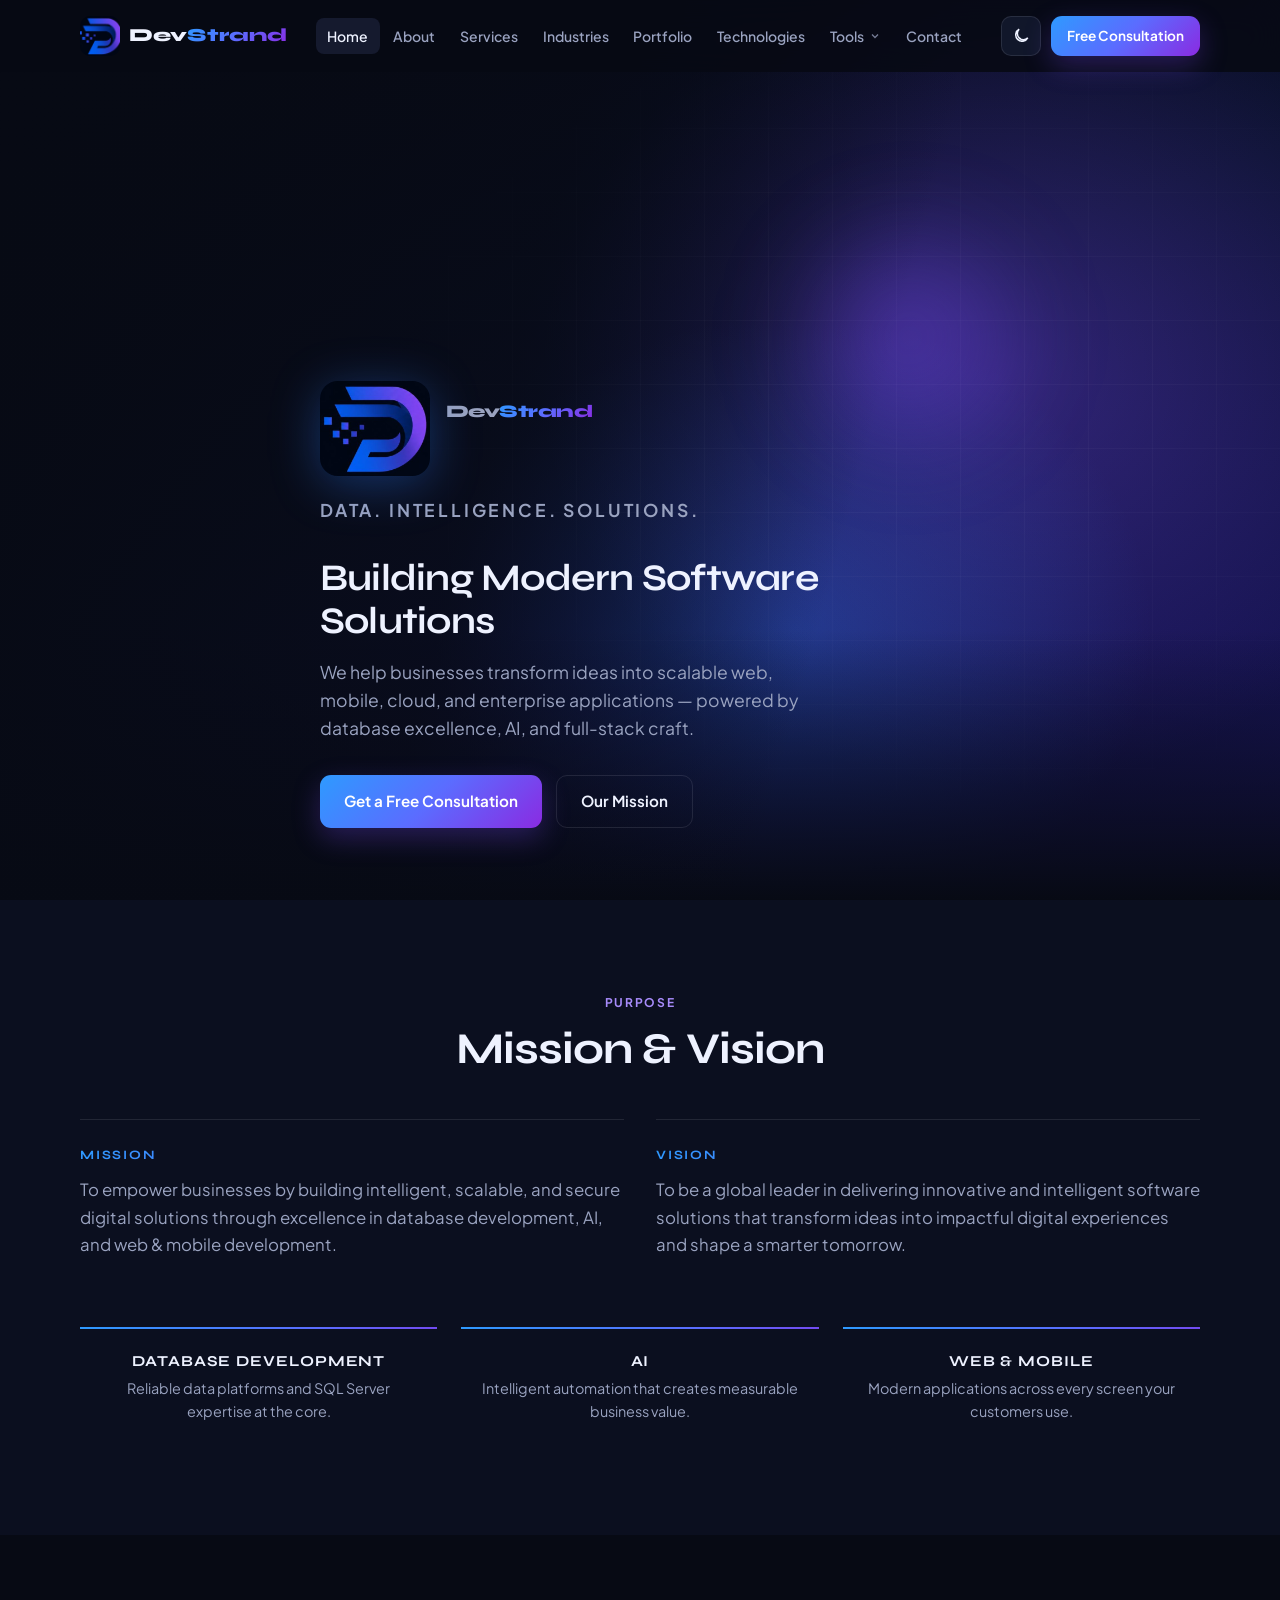
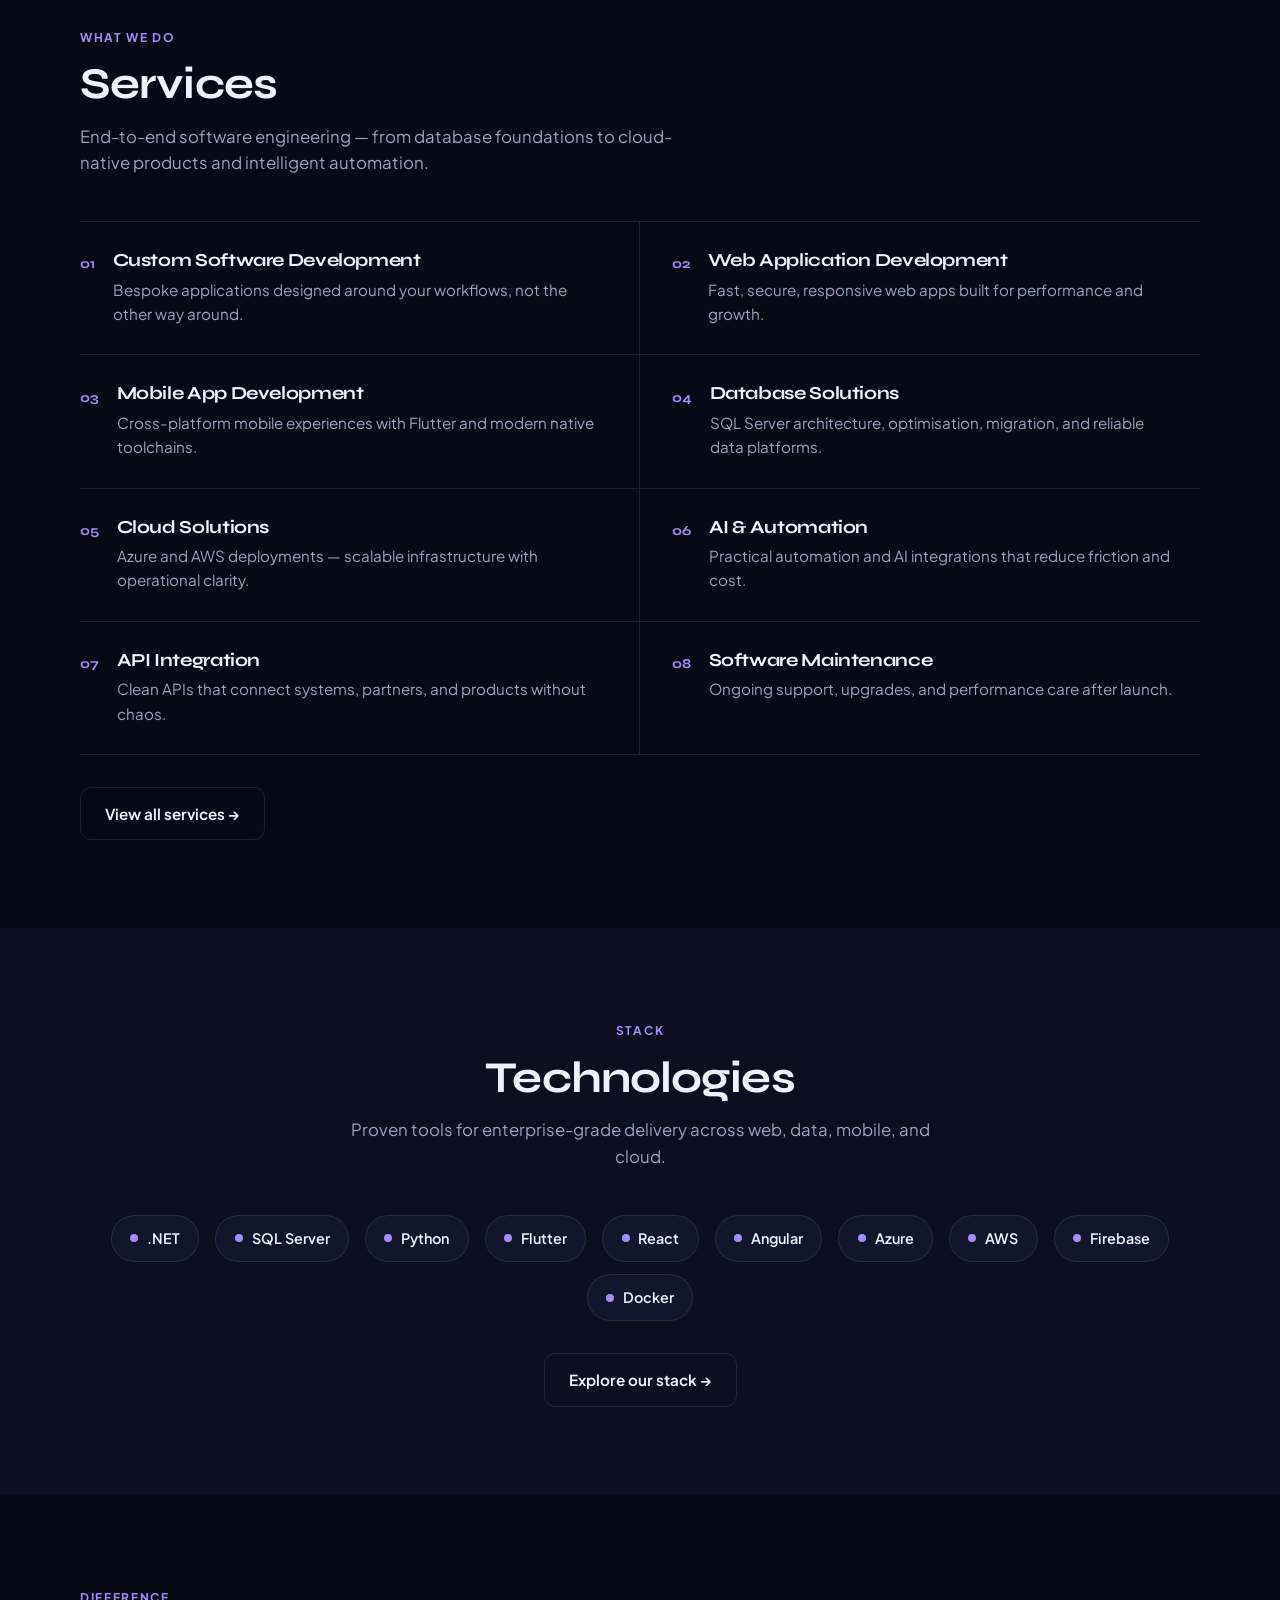
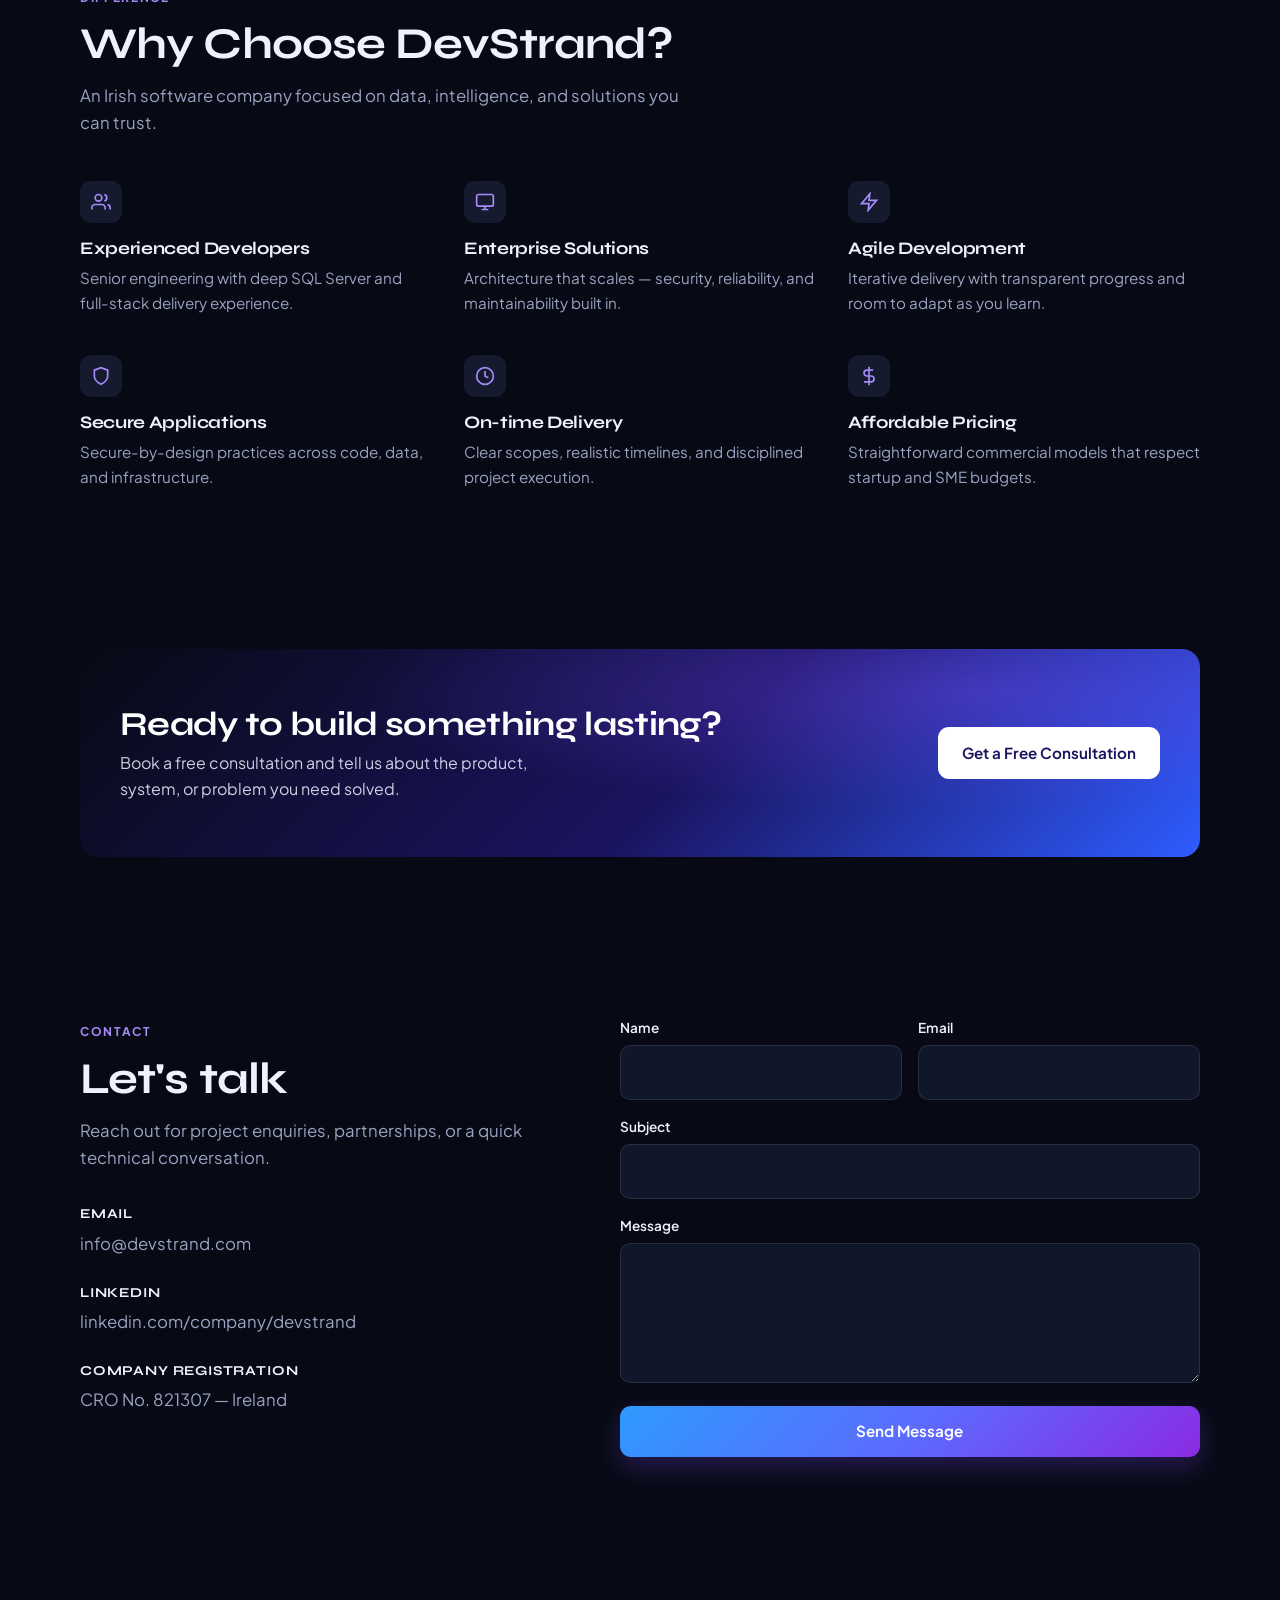
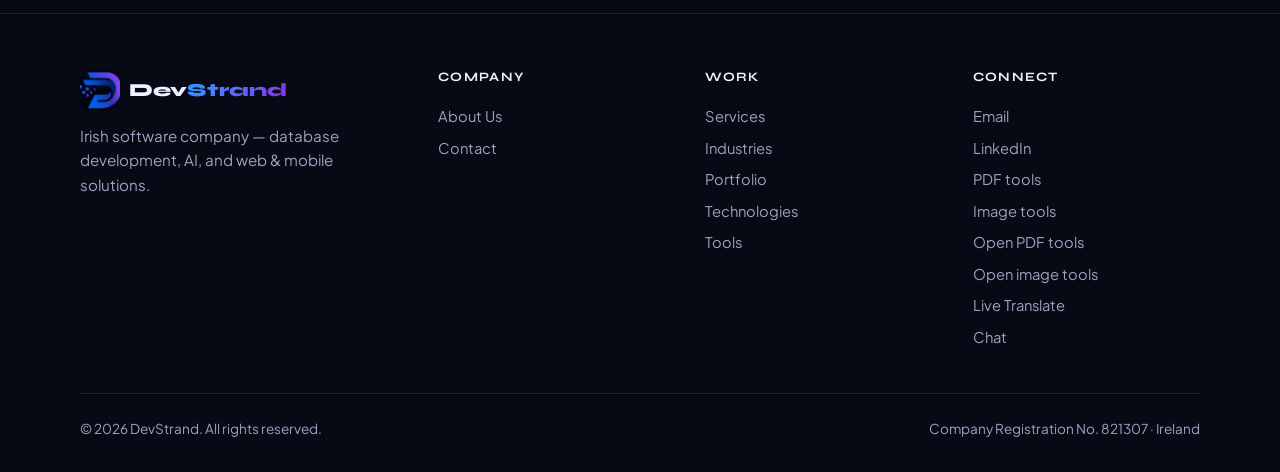
<file: index.html>
<!DOCTYPE html>
<html lang="en">
<head>
  <meta charset="UTF-8" />
  <meta name="viewport" content="width=device-width, initial-scale=1.0" />
  <title>DevStrand — Data. Intelligence. Solutions. | Software, AI &amp; free PDF tools</title>
  <meta name="description" content="DevStrand builds intelligent software — databases, AI, web &amp; mobile — plus free PDF tools, image tools, LiveTranslate, and Chat. Irish company, CRO 821307." />
  <meta name="theme-color" content="#070a14" />
  <meta name="robots" content="index,follow,max-image-preview:large" />
  <link rel="canonical" href="https://devstrand.com/" />
  <meta property="og:site_name" content="DevStrand" />
  <meta property="og:locale" content="en_IE" />
  <meta property="og:title" content="DevStrand — Data. Intelligence. Solutions." />
  <meta property="og:description" content="Software, AI, and free online PDF &amp; image tools from an Irish technology company." />
  <meta property="og:image" content="https://devstrand.com/assets/logo.png" />
  <meta property="og:type" content="website" />
  <meta property="og:url" content="https://devstrand.com/" />
  <meta name="twitter:card" content="summary_large_image" />
  <meta name="twitter:title" content="DevStrand — Data. Intelligence. Solutions." />
  <meta name="twitter:description" content="Software, AI, and free online PDF &amp; image tools from an Irish technology company." />
  <meta name="twitter:image" content="https://devstrand.com/assets/logo.png" />
  <link rel="preconnect" href="https://fonts.googleapis.com" />
  <link rel="preconnect" href="https://fonts.gstatic.com" crossorigin />
  <link href="https://fonts.googleapis.com/css2?family=Plus+Jakarta+Sans:wght@400;500;600;700&family=Syne:wght@600;700;800&display=swap" rel="stylesheet" />
  <link rel="stylesheet" href="css/styles.css" />
  <link rel="icon" href="assets/logo-icon.png" type="image/png" />
</head>
<body>
  <div class="page-bg" aria-hidden="true"></div>
  <div class="noise" aria-hidden="true"></div>

  <header class="site-header">
    <div class="container header-inner">
      <a class="logo" href="index.html" aria-label="DevStrand home">
        <img class="logo-icon" src="assets/logo-icon.png" alt="" width="40" height="40" />
        <span class="logo-text">Dev<span>Strand</span></span>
      </a>
      <nav class="nav" data-nav aria-label="Primary">
        <a href="index.html" class="active">Home</a>
        <a href="about.html">About</a>
        <a href="services.html">Services</a>
        <a href="industries.html">Industries</a>
        <a href="portfolio.html">Portfolio</a>
        <a href="technologies.html">Technologies</a>
        <div class="nav-item has-dropdown" data-nav-dropdown>
          <button type="button" class="nav-link nav-dropdown-toggle" data-nav-dropdown-toggle aria-expanded="false" aria-haspopup="true">
            Tools
            <svg class="nav-caret" width="12" height="12" viewBox="0 0 24 24" fill="none" stroke="currentColor" stroke-width="2.5" aria-hidden="true"><path d="M6 9l6 6 6-6"/></svg>
          </button>
          <div class="nav-dropdown" role="menu">
            <a href="https://tools.devstrand.com/" target="_blank" rel="noopener noreferrer" role="menuitem">PDF tools</a>
            <a href="https://pdf.devstrand.com/edit" target="_blank" rel="noopener noreferrer" role="menuitem">PDF editor</a>
            <a href="images.html" role="menuitem">Image tools</a>
            <a href="https://image.devstrand.com/tools" target="_blank" rel="noopener noreferrer" role="menuitem">Open image app</a>
            <a href="https://livetranslate.devstrand.com/" target="_blank" rel="noopener noreferrer" role="menuitem">Live Translate</a>
            <a href="https://chat.devstrand.com/" target="_blank" rel="noopener noreferrer" role="menuitem">Chat</a>
          </div>
        </div>
        <a href="contact.html">Contact</a>
      </nav>
      <div class="header-actions">
        <button class="theme-toggle" type="button" data-theme-toggle aria-label="Toggle colour theme">
          <svg class="icon-sun" width="18" height="18" viewBox="0 0 24 24" fill="none" stroke="currentColor" stroke-width="2"><circle cx="12" cy="12" r="4"/><path d="M12 2v2M12 20v2M4.93 4.93l1.41 1.41M17.66 17.66l1.41 1.41M2 12h2M20 12h2M4.93 19.07l1.41-1.41M17.66 6.34l1.41-1.41"/></svg>
          <svg class="icon-moon" width="18" height="18" viewBox="0 0 24 24" fill="none" stroke="currentColor" stroke-width="2"><path d="M21 14.5A8.5 8.5 0 1 1 9.5 3a7 7 0 0 0 11.5 11.5z"/></svg>
        </button>
        <a class="btn btn-primary btn-sm" href="contact.html">Free Consultation</a>
        <button class="nav-toggle" type="button" data-nav-toggle aria-label="Open menu" aria-expanded="false">
          <span></span><span></span><span></span>
        </button>
      </div>
    </div>
  </header>

  <main>
    <section class="hero">
      <div class="hero-visual" aria-hidden="true">
        <div class="hero-grid"></div>
        <div class="hero-orb"></div>
      </div>
      <div class="container hero-content">
        <div class="hero-brand">
          <img src="assets/logo-icon.png" alt="" width="96" height="96" />
          <p class="hero-brand-text">Dev<span>Strand</span></p>
        </div>
        <p class="hero-tagline">Data. Intelligence. Solutions.</p>
        <h1>Building Modern Software Solutions</h1>
        <p>We help businesses transform ideas into scalable web, mobile, cloud, and enterprise applications — powered by database excellence, AI, and full-stack craft.</p>
        <div class="hero-cta">
          <a class="btn btn-primary" href="contact.html">Get a Free Consultation</a>
          <a class="btn btn-ghost" href="about.html">Our Mission</a>
        </div>
      </div>
    </section>

    <section class="section section-alt" id="mission-vision">
      <div class="container">
        <div class="section-head centered reveal">
          <span class="section-label">Purpose</span>
          <h2 class="section-title">Mission &amp; Vision</h2>
        </div>
        <div class="mv-grid">
          <article class="mv-card reveal">
            <h3>Mission</h3>
            <p>To empower businesses by building intelligent, scalable, and secure digital solutions through excellence in database development, AI, and web &amp; mobile development.</p>
          </article>
          <article class="mv-card reveal reveal-delay-1">
            <h3>Vision</h3>
            <p>To be a global leader in delivering innovative and intelligent software solutions that transform ideas into impactful digital experiences and shape a smarter tomorrow.</p>
          </article>
        </div>
        <div class="pillars">
          <div class="pillar reveal">
            <h3>Database Development</h3>
            <p>Reliable data platforms and SQL Server expertise at the core.</p>
          </div>
          <div class="pillar reveal reveal-delay-1">
            <h3>AI</h3>
            <p>Intelligent automation that creates measurable business value.</p>
          </div>
          <div class="pillar reveal reveal-delay-2">
            <h3>Web &amp; Mobile</h3>
            <p>Modern applications across every screen your customers use.</p>
          </div>
        </div>
      </div>
    </section>

    <section class="section" id="services">
      <div class="container">
        <div class="section-head reveal">
          <span class="section-label">What we do</span>
          <h2 class="section-title">Services</h2>
          <p class="section-lead">End-to-end software engineering — from database foundations to cloud-native products and intelligent automation.</p>
        </div>
        <div class="service-grid">
          <article class="service-item reveal">
            <span class="service-num">01</span>
            <div>
              <h3>Custom Software Development</h3>
              <p>Bespoke applications designed around your workflows, not the other way around.</p>
            </div>
          </article>
          <article class="service-item reveal reveal-delay-1">
            <span class="service-num">02</span>
            <div>
              <h3>Web Application Development</h3>
              <p>Fast, secure, responsive web apps built for performance and growth.</p>
            </div>
          </article>
          <article class="service-item reveal">
            <span class="service-num">03</span>
            <div>
              <h3>Mobile App Development</h3>
              <p>Cross-platform mobile experiences with Flutter and modern native toolchains.</p>
            </div>
          </article>
          <article class="service-item reveal reveal-delay-1">
            <span class="service-num">04</span>
            <div>
              <h3>Database Solutions</h3>
              <p>SQL Server architecture, optimisation, migration, and reliable data platforms.</p>
            </div>
          </article>
          <article class="service-item reveal">
            <span class="service-num">05</span>
            <div>
              <h3>Cloud Solutions</h3>
              <p>Azure and AWS deployments — scalable infrastructure with operational clarity.</p>
            </div>
          </article>
          <article class="service-item reveal reveal-delay-1">
            <span class="service-num">06</span>
            <div>
              <h3>AI &amp; Automation</h3>
              <p>Practical automation and AI integrations that reduce friction and cost.</p>
            </div>
          </article>
          <article class="service-item reveal">
            <span class="service-num">07</span>
            <div>
              <h3>API Integration</h3>
              <p>Clean APIs that connect systems, partners, and products without chaos.</p>
            </div>
          </article>
          <article class="service-item reveal reveal-delay-1">
            <span class="service-num">08</span>
            <div>
              <h3>Software Maintenance</h3>
              <p>Ongoing support, upgrades, and performance care after launch.</p>
            </div>
          </article>
        </div>
        <div style="margin-top: 2rem" class="reveal">
          <a class="btn btn-ghost" href="services.html">View all services →</a>
        </div>
      </div>
    </section>

    <section class="section section-alt" id="technologies">
      <div class="container">
        <div class="section-head centered reveal">
          <span class="section-label">Stack</span>
          <h2 class="section-title">Technologies</h2>
          <p class="section-lead">Proven tools for enterprise-grade delivery across web, data, mobile, and cloud.</p>
        </div>
        <div class="tech-strip reveal">
          <span class="tech-pill"><span class="tech-dot"></span>.NET</span>
          <span class="tech-pill"><span class="tech-dot"></span>SQL Server</span>
          <span class="tech-pill"><span class="tech-dot"></span>Python</span>
          <span class="tech-pill"><span class="tech-dot"></span>Flutter</span>
          <span class="tech-pill"><span class="tech-dot"></span>React</span>
          <span class="tech-pill"><span class="tech-dot"></span>Angular</span>
          <span class="tech-pill"><span class="tech-dot"></span>Azure</span>
          <span class="tech-pill"><span class="tech-dot"></span>AWS</span>
          <span class="tech-pill"><span class="tech-dot"></span>Firebase</span>
          <span class="tech-pill"><span class="tech-dot"></span>Docker</span>
        </div>
        <div style="text-align: center; margin-top: 2rem" class="reveal">
          <a class="btn btn-ghost" href="technologies.html">Explore our stack →</a>
        </div>
      </div>
    </section>

    <section class="section" id="why">
      <div class="container">
        <div class="section-head reveal">
          <span class="section-label">Difference</span>
          <h2 class="section-title">Why Choose DevStrand?</h2>
          <p class="section-lead">An Irish software company focused on data, intelligence, and solutions you can trust.</p>
        </div>
        <div class="why-grid">
          <article class="why-item reveal">
            <div class="why-icon" aria-hidden="true">
              <svg width="20" height="20" viewBox="0 0 24 24" fill="none" stroke="currentColor" stroke-width="2"><path d="M17 21v-2a4 4 0 0 0-4-4H5a4 4 0 0 0-4 4v2"/><circle cx="9" cy="7" r="4"/><path d="M23 21v-2a4 4 0 0 0-3-3.87M16 3.13a4 4 0 0 1 0 7.75"/></svg>
            </div>
            <h3>Experienced Developers</h3>
            <p>Senior engineering with deep SQL Server and full-stack delivery experience.</p>
          </article>
          <article class="why-item reveal reveal-delay-1">
            <div class="why-icon" aria-hidden="true">
              <svg width="20" height="20" viewBox="0 0 24 24" fill="none" stroke="currentColor" stroke-width="2"><rect x="2" y="3" width="20" height="14" rx="2"/><path d="M8 21h8M12 17v4"/></svg>
            </div>
            <h3>Enterprise Solutions</h3>
            <p>Architecture that scales — security, reliability, and maintainability built in.</p>
          </article>
          <article class="why-item reveal reveal-delay-2">
            <div class="why-icon" aria-hidden="true">
              <svg width="20" height="20" viewBox="0 0 24 24" fill="none" stroke="currentColor" stroke-width="2"><path d="M13 2L3 14h9l-1 8 10-12h-9l1-8z"/></svg>
            </div>
            <h3>Agile Development</h3>
            <p>Iterative delivery with transparent progress and room to adapt as you learn.</p>
          </article>
          <article class="why-item reveal">
            <div class="why-icon" aria-hidden="true">
              <svg width="20" height="20" viewBox="0 0 24 24" fill="none" stroke="currentColor" stroke-width="2"><path d="M12 22s8-4 8-10V5l-8-3-8 3v7c0 6 8 10 8 10z"/></svg>
            </div>
            <h3>Secure Applications</h3>
            <p>Secure-by-design practices across code, data, and infrastructure.</p>
          </article>
          <article class="why-item reveal reveal-delay-1">
            <div class="why-icon" aria-hidden="true">
              <svg width="20" height="20" viewBox="0 0 24 24" fill="none" stroke="currentColor" stroke-width="2"><circle cx="12" cy="12" r="10"/><path d="M12 6v6l4 2"/></svg>
            </div>
            <h3>On-time Delivery</h3>
            <p>Clear scopes, realistic timelines, and disciplined project execution.</p>
          </article>
          <article class="why-item reveal reveal-delay-2">
            <div class="why-icon" aria-hidden="true">
              <svg width="20" height="20" viewBox="0 0 24 24" fill="none" stroke="currentColor" stroke-width="2"><path d="M12 1v22M17 5H9.5a3.5 3.5 0 0 0 0 7h5a3.5 3.5 0 0 1 0 7H6"/></svg>
            </div>
            <h3>Affordable Pricing</h3>
            <p>Straightforward commercial models that respect startup and SME budgets.</p>
          </article>
        </div>
      </div>
    </section>

    <section class="cta-band">
      <div class="container">
        <div class="cta-band-inner reveal">
          <div>
            <h2>Ready to build something lasting?</h2>
            <p>Book a free consultation and tell us about the product, system, or problem you need solved.</p>
          </div>
          <a class="btn btn-primary" href="contact.html">Get a Free Consultation</a>
        </div>
      </div>
    </section>

    <section class="section" id="contact-preview">
      <div class="container contact-layout">
        <div class="reveal">
          <span class="section-label">Contact</span>
          <h2 class="section-title">Let's talk</h2>
          <p class="section-lead" style="margin-bottom: 2rem">Reach out for project enquiries, partnerships, or a quick technical conversation.</p>
          <div class="contact-details">
            <div class="contact-detail">
              <strong>Email</strong>
              <a href="mailto:info@devstrand.com">info@devstrand.com</a>
            </div>
            <div class="contact-detail">
              <strong>LinkedIn</strong>
              <a href="https://www.linkedin.com/company/devstrand" target="_blank" rel="noopener noreferrer">linkedin.com/company/devstrand</a>
            </div>
            <div class="contact-detail">
              <strong>Company Registration</strong>
              <span>CRO No. 821307 — Ireland</span>
            </div>
          </div>
        </div>
        <form class="contact-form reveal reveal-delay-1" data-contact-form novalidate>
          <input type="text" name="_honey" tabindex="-1" autocomplete="off" class="hp-field" aria-hidden="true" />
          <div class="form-row">
            <div class="form-group">
              <label for="home-name">Name</label>
              <input id="home-name" name="name" type="text" autocomplete="name" required />
            </div>
            <div class="form-group">
              <label for="home-email">Email</label>
              <input id="home-email" name="email" type="email" autocomplete="email" required />
            </div>
          </div>
          <div class="form-group">
            <label for="home-subject">Subject</label>
            <input id="home-subject" name="subject" type="text" />
          </div>
          <div class="form-group">
            <label for="home-message">Message</label>
            <textarea id="home-message" name="message" required></textarea>
          </div>
          <button class="btn btn-primary" type="submit">Send Message</button>
          <p class="form-status" data-form-status role="status"></p>
        </form>
      </div>
    </section>
  </main>

  <footer class="site-footer">
    <div class="container">
      <div class="footer-grid">
        <div class="footer-brand">
          <a class="logo" href="index.html">
            <img class="logo-icon" src="assets/logo-icon.png" alt="" width="40" height="40" />
            <span class="logo-text">Dev<span>Strand</span></span>
          </a>
          <p>Irish software company — database development, AI, and web &amp; mobile solutions.</p>
        </div>
        <div class="footer-col">
          <h4>Company</h4>
          <a href="about.html">About Us</a>
          <a href="contact.html">Contact</a>
        </div>
        <div class="footer-col">
          <h4>Work</h4>
          <a href="services.html">Services</a>
          <a href="industries.html">Industries</a>
          <a href="portfolio.html">Portfolio</a>
          <a href="technologies.html">Technologies</a>
          <a href="tools.html">Tools</a>
        </div>
        <div class="footer-col">
          <h4>Connect</h4>
          <a href="mailto:info@devstrand.com">Email</a>
          <a href="https://www.linkedin.com/company/devstrand" target="_blank" rel="noopener noreferrer">LinkedIn</a>
          <a href="tools.html">PDF tools</a>
          <a href="images.html">Image tools</a>
          <a href="https://tools.devstrand.com/" target="_blank" rel="noopener noreferrer">Open PDF tools</a>
          <a href="https://image.devstrand.com/tools" target="_blank" rel="noopener noreferrer">Open image tools</a>
          <a href="https://livetranslate.devstrand.com/" target="_blank" rel="noopener noreferrer">Live Translate</a>
          <a href="https://chat.devstrand.com/" target="_blank" rel="noopener noreferrer">Chat</a>
        </div>
      </div>
      <div class="footer-bottom">
        <span>© <span data-year></span> DevStrand. All rights reserved.</span>
        <span>Company Registration No. 821307 · Ireland</span>
      </div>
    </div>
  </footer>
  <script type="application/ld+json">
  {
    "@context": "https://schema.org",
    "@graph": [
      {
        "@type": "Organization",
        "@id": "https://devstrand.com/#organization",
        "name": "DevStrand",
        "url": "https://devstrand.com",
        "logo": "https://devstrand.com/assets/logo.png",
        "email": "info@devstrand.com",
        "description": "Irish software company building intelligent, scalable digital solutions — databases, AI, web & mobile — plus free PDF and image tools.",
        "slogan": "Data. Intelligence. Solutions.",
        "address": { "@type": "PostalAddress", "addressCountry": "IE" },
        "sameAs": [
          "https://www.linkedin.com/company/devstrand",
          "https://tools.devstrand.com/",
          "https://pdf.devstrand.com/",
          "https://image.devstrand.com/",
          "https://livetranslate.devstrand.com/",
          "https://chat.devstrand.com/"
        ]
      },
      {
        "@type": "WebSite",
        "@id": "https://devstrand.com/#website",
        "url": "https://devstrand.com/",
        "name": "DevStrand",
        "publisher": { "@id": "https://devstrand.com/#organization" },
        "inLanguage": "en-IE"
      }
    ]
  }
  </script>
  <script src="js/main.js"></script>
</body>
</html>
</file>
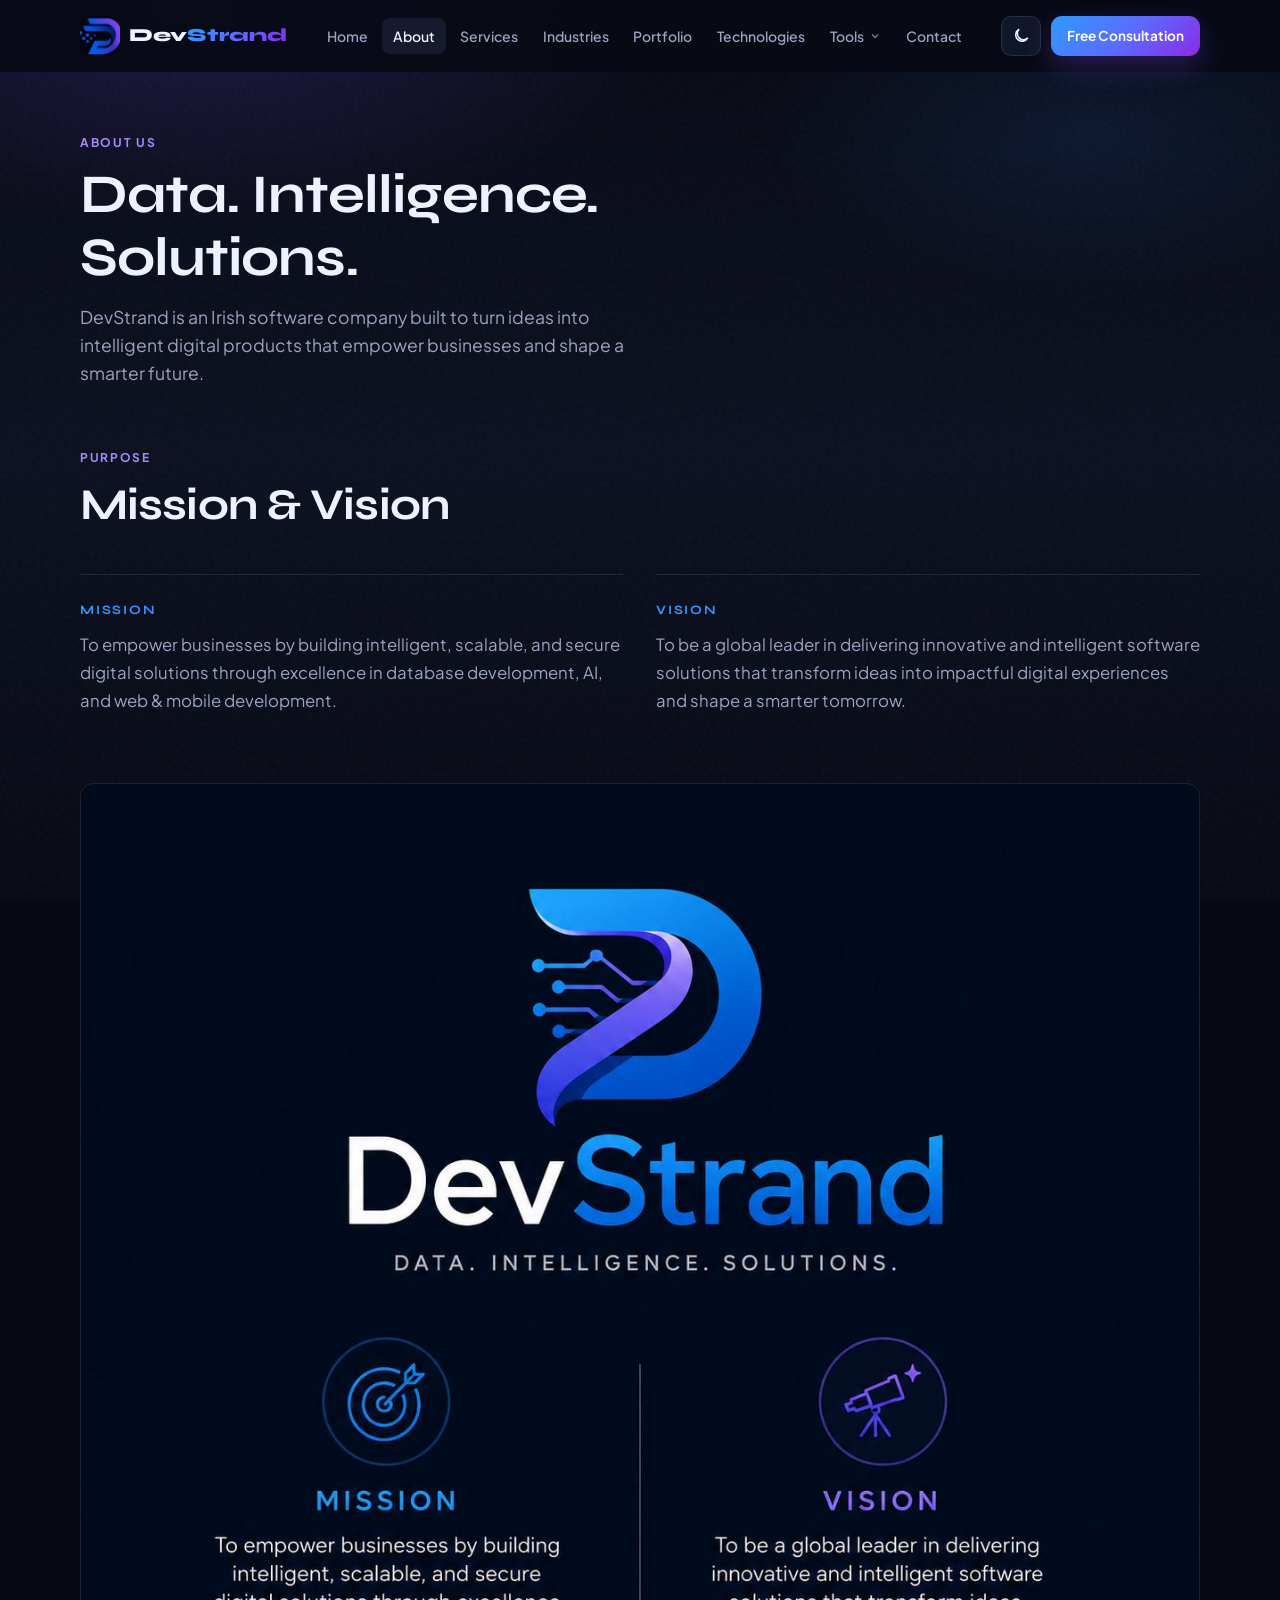
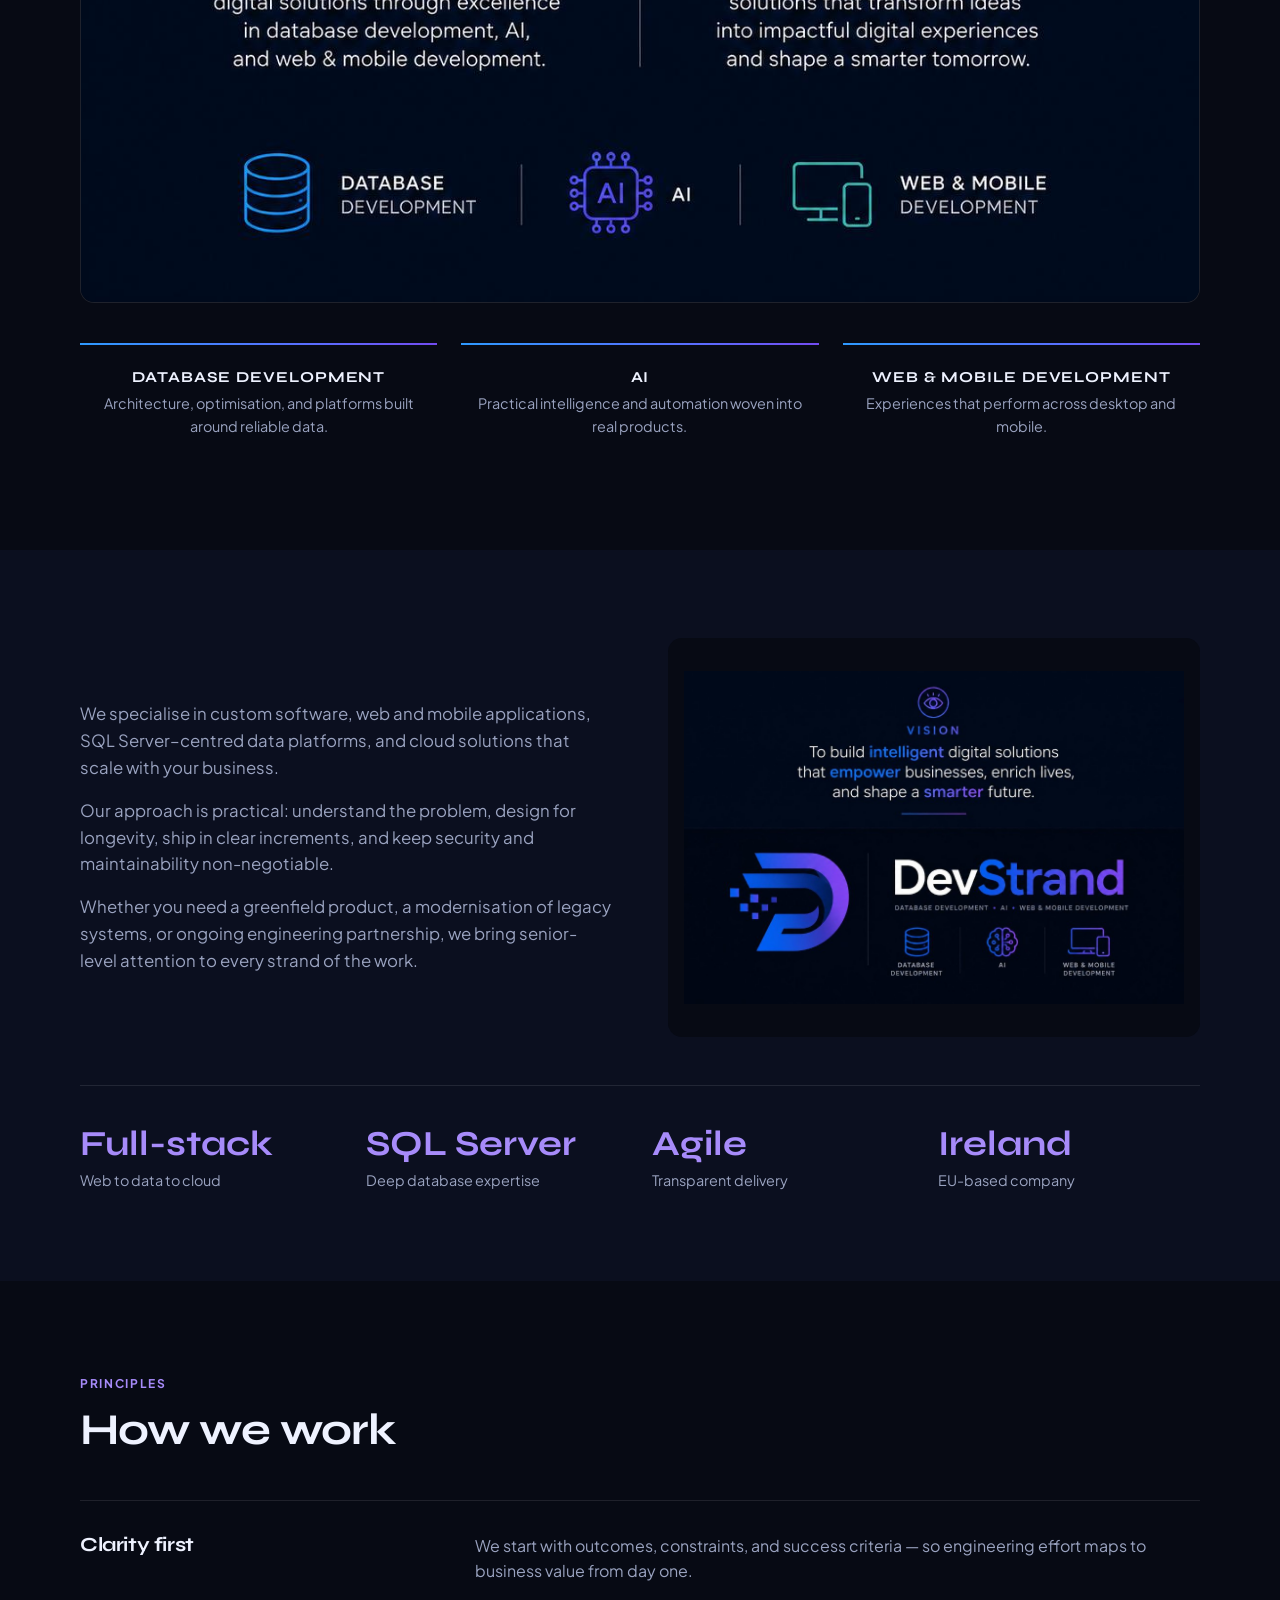
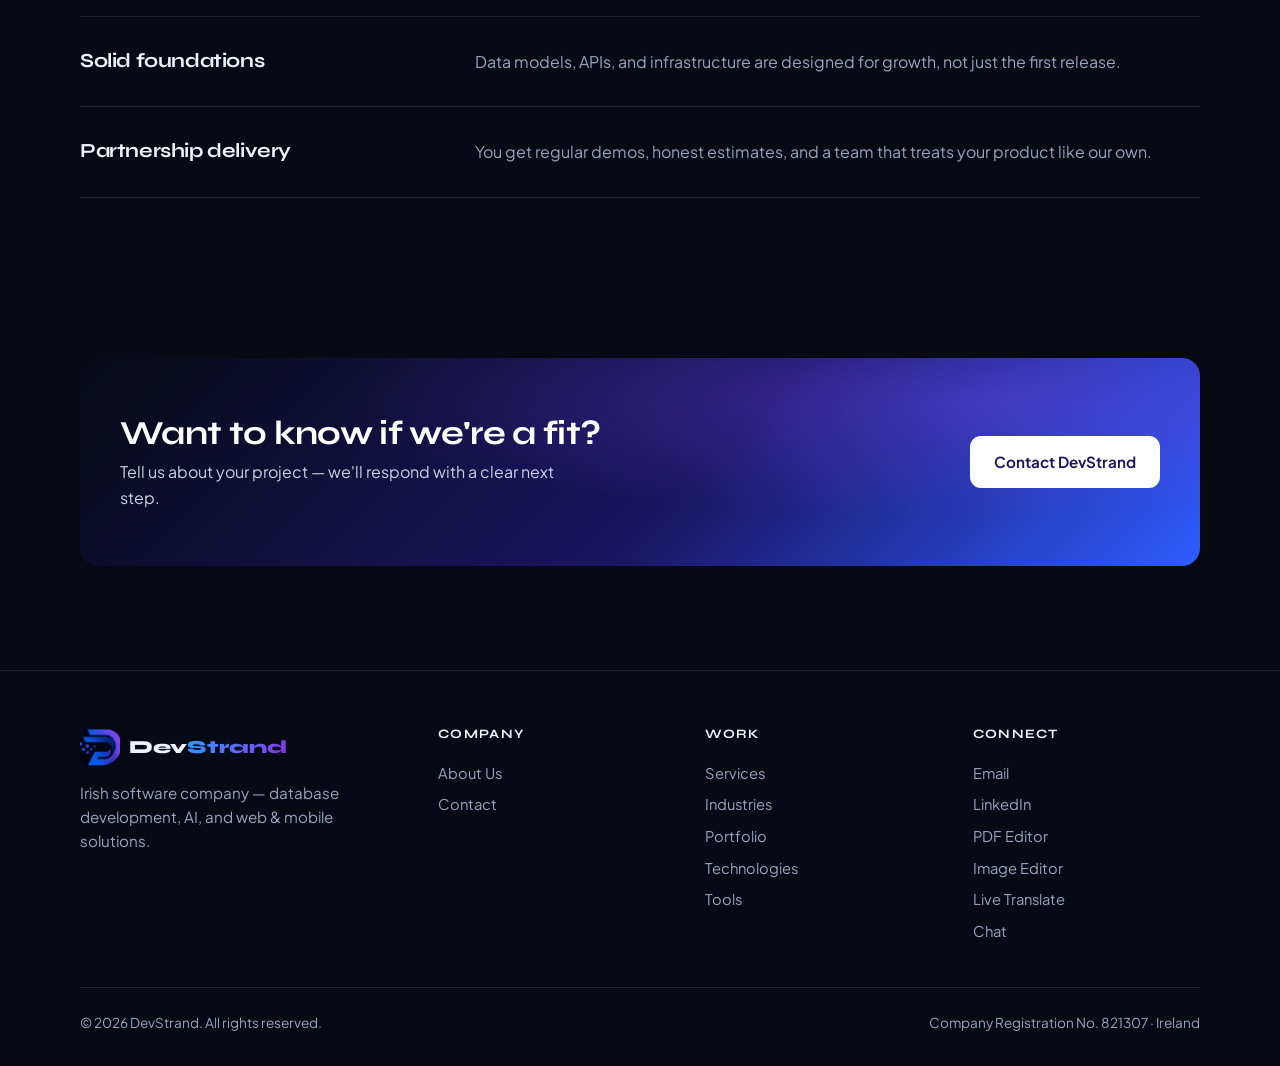
<file: about.html>
<!DOCTYPE html>
<html lang="en">
<head>
  <meta charset="UTF-8" />
  <meta name="viewport" content="width=device-width, initial-scale=1.0" />
  <title>About Us — DevStrand</title>
  <meta name="description" content="DevStrand mission: empower businesses with intelligent, scalable, secure digital solutions. Vision: global leadership in innovative software that shapes a smarter tomorrow." />
  <link rel="canonical" href="https://devstrand.com/about.html" />
  <meta property="og:image" content="https://devstrand.com/assets/Mission_Vision.jpeg" />
  <link rel="preconnect" href="https://fonts.googleapis.com" />
  <link rel="preconnect" href="https://fonts.gstatic.com" crossorigin />
  <link href="https://fonts.googleapis.com/css2?family=Plus+Jakarta+Sans:wght@400;500;600;700&family=Syne:wght@600;700;800&display=swap" rel="stylesheet" />
  <link rel="stylesheet" href="css/styles.css" />
  <link rel="icon" href="assets/logo-icon.png" type="image/png" />
</head>
<body>
  <div class="page-bg" aria-hidden="true"></div>
  <div class="noise" aria-hidden="true"></div>

  <header class="site-header">
    <div class="container header-inner">
      <a class="logo" href="index.html" aria-label="DevStrand home">
        <img class="logo-icon" src="assets/logo-icon.png" alt="" width="40" height="40" />
        <span class="logo-text">Dev<span>Strand</span></span>
      </a>
      <nav class="nav" data-nav aria-label="Primary">
        <a href="index.html">Home</a>
        <a href="about.html">About</a>
        <a href="services.html">Services</a>
        <a href="industries.html">Industries</a>
        <a href="portfolio.html">Portfolio</a>
        <a href="technologies.html">Technologies</a>
        <div class="nav-item has-dropdown" data-nav-dropdown>
          <button type="button" class="nav-link nav-dropdown-toggle" data-nav-dropdown-toggle aria-expanded="false" aria-haspopup="true">
            Tools
            <svg class="nav-caret" width="12" height="12" viewBox="0 0 24 24" fill="none" stroke="currentColor" stroke-width="2.5" aria-hidden="true"><path d="M6 9l6 6 6-6"/></svg>
          </button>
          <div class="nav-dropdown" role="menu">
            <a href="https://tools.devstrand.com/" target="_blank" rel="noopener noreferrer" role="menuitem">PDF Editor</a>
            <a href="https://image.devstrand.com/" target="_blank" rel="noopener noreferrer" role="menuitem">Image Editor</a>
            <a href="https://livetranslate.devstrand.com/" target="_blank" rel="noopener noreferrer" role="menuitem">Live Translate</a>
            <a href="https://chat.devstrand.com/" target="_blank" rel="noopener noreferrer" role="menuitem">Chat</a>
          </div>
        </div>
        <a href="contact.html">Contact</a>
      </nav>
      <div class="header-actions">
        <button class="theme-toggle" type="button" data-theme-toggle aria-label="Toggle colour theme">
          <svg class="icon-sun" width="18" height="18" viewBox="0 0 24 24" fill="none" stroke="currentColor" stroke-width="2"><circle cx="12" cy="12" r="4"/><path d="M12 2v2M12 20v2M4.93 4.93l1.41 1.41M17.66 17.66l1.41 1.41M2 12h2M20 12h2M4.93 19.07l1.41-1.41M17.66 6.34l1.41-1.41"/></svg>
          <svg class="icon-moon" width="18" height="18" viewBox="0 0 24 24" fill="none" stroke="currentColor" stroke-width="2"><path d="M21 14.5A8.5 8.5 0 1 1 9.5 3a7 7 0 0 0 11.5 11.5z"/></svg>
        </button>
        <a class="btn btn-primary btn-sm" href="contact.html">Free Consultation</a>
        <button class="nav-toggle" type="button" data-nav-toggle aria-label="Open menu" aria-expanded="false">
          <span></span><span></span><span></span>
        </button>
      </div>
    </div>
  </header>

  <main>
    <section class="page-hero">
      <div class="container">
        <span class="section-label">About Us</span>
        <h1>Data. Intelligence. Solutions.</h1>
        <p>DevStrand is an Irish software company built to turn ideas into intelligent digital products that empower businesses and shape a smarter future.</p>
      </div>
    </section>

    <section class="section" style="padding-top: 0">
      <div class="container">
        <div class="section-head reveal">
          <span class="section-label">Purpose</span>
          <h2 class="section-title">Mission &amp; Vision</h2>
        </div>
        <div class="mv-grid">
          <article class="mv-card reveal">
            <h3>Mission</h3>
            <p>To empower businesses by building intelligent, scalable, and secure digital solutions through excellence in database development, AI, and web &amp; mobile development.</p>
          </article>
          <article class="mv-card reveal reveal-delay-1">
            <h3>Vision</h3>
            <p>To be a global leader in delivering innovative and intelligent software solutions that transform ideas into impactful digital experiences and shape a smarter tomorrow.</p>
          </article>
        </div>
        <div class="mv-banner reveal">
          <img src="assets/Mission_Vision.jpeg" alt="DevStrand mission, vision, and core services: Database Development, AI, and Web &amp; Mobile Development" width="1254" height="1254" />
        </div>
        <div class="pillars">
          <div class="pillar reveal">
            <h3>Database Development</h3>
            <p>Architecture, optimisation, and platforms built around reliable data.</p>
          </div>
          <div class="pillar reveal reveal-delay-1">
            <h3>AI</h3>
            <p>Practical intelligence and automation woven into real products.</p>
          </div>
          <div class="pillar reveal reveal-delay-2">
            <h3>Web &amp; Mobile Development</h3>
            <p>Experiences that perform across desktop and mobile.</p>
          </div>
        </div>
      </div>
    </section>

    <section class="section section-alt">
      <div class="container split">
        <div class="prose reveal">
          <p>We specialise in custom software, web and mobile applications, SQL Server–centred data platforms, and cloud solutions that scale with your business.</p>
          <p>Our approach is practical: understand the problem, design for longevity, ship in clear increments, and keep security and maintainability non-negotiable.</p>
          <p>Whether you need a greenfield product, a modernisation of legacy systems, or ongoing engineering partnership, we bring senior-level attention to every strand of the work.</p>
        </div>
        <div class="split-visual brand-shot reveal reveal-delay-1">
          <img src="assets/Logo.jpeg" alt="DevStrand logo and vision" width="1536" height="1024" />
        </div>
      </div>
      <div class="container">
        <div class="stats-row reveal">
          <div class="stat"><strong>Full-stack</strong><span>Web to data to cloud</span></div>
          <div class="stat"><strong>SQL Server</strong><span>Deep database expertise</span></div>
          <div class="stat"><strong>Agile</strong><span>Transparent delivery</span></div>
          <div class="stat"><strong>Ireland</strong><span>EU-based company</span></div>
        </div>
      </div>
    </section>

    <section class="section">
      <div class="container">
        <div class="section-head reveal">
          <span class="section-label">Principles</span>
          <h2 class="section-title">How we work</h2>
        </div>
        <div class="feature-list">
          <div class="feature-row reveal">
            <h3>Clarity first</h3>
            <p>We start with outcomes, constraints, and success criteria — so engineering effort maps to business value from day one.</p>
          </div>
          <div class="feature-row reveal">
            <h3>Solid foundations</h3>
            <p>Data models, APIs, and infrastructure are designed for growth, not just the first release.</p>
          </div>
          <div class="feature-row reveal">
            <h3>Partnership delivery</h3>
            <p>You get regular demos, honest estimates, and a team that treats your product like our own.</p>
          </div>
        </div>
      </div>
    </section>

    <section class="cta-band">
      <div class="container">
        <div class="cta-band-inner reveal">
          <div>
            <h2>Want to know if we're a fit?</h2>
            <p>Tell us about your project — we'll respond with a clear next step.</p>
          </div>
          <a class="btn btn-primary" href="contact.html">Contact DevStrand</a>
        </div>
      </div>
    </section>
  </main>

  <footer class="site-footer">
    <div class="container">
      <div class="footer-grid">
        <div class="footer-brand">
          <a class="logo" href="index.html"><img class="logo-icon" src="assets/logo-icon.png" alt="" width="40" height="40" /><span class="logo-text">Dev<span>Strand</span></span></a>
          <p>Irish software company — database development, AI, and web &amp; mobile solutions.</p>
        </div>
        <div class="footer-col">
          <h4>Company</h4>
          <a href="about.html">About Us</a>
          <a href="contact.html">Contact</a>
        </div>
        <div class="footer-col">
          <h4>Work</h4>
          <a href="services.html">Services</a>
          <a href="industries.html">Industries</a>
          <a href="portfolio.html">Portfolio</a>
          <a href="technologies.html">Technologies</a>
          <a href="tools.html">Tools</a>
        </div>
        <div class="footer-col">
          <h4>Connect</h4>
          <a href="mailto:info@devstrand.com">Email</a>
          <a href="https://www.linkedin.com/company/devstrand" target="_blank" rel="noopener noreferrer">LinkedIn</a>
          <a href="https://tools.devstrand.com/" target="_blank" rel="noopener noreferrer">PDF Editor</a>
          <a href="https://image.devstrand.com/" target="_blank" rel="noopener noreferrer">Image Editor</a>
          <a href="https://livetranslate.devstrand.com/" target="_blank" rel="noopener noreferrer">Live Translate</a>
          <a href="https://chat.devstrand.com/" target="_blank" rel="noopener noreferrer">Chat</a>
        </div>
      </div>
      <div class="footer-bottom">
        <span>© <span data-year></span> DevStrand. All rights reserved.</span>
        <span>Company Registration No. 821307 · Ireland</span>
      </div>
    </div>
  </footer>
  <script src="js/main.js"></script>
</body>
</html>
</file>
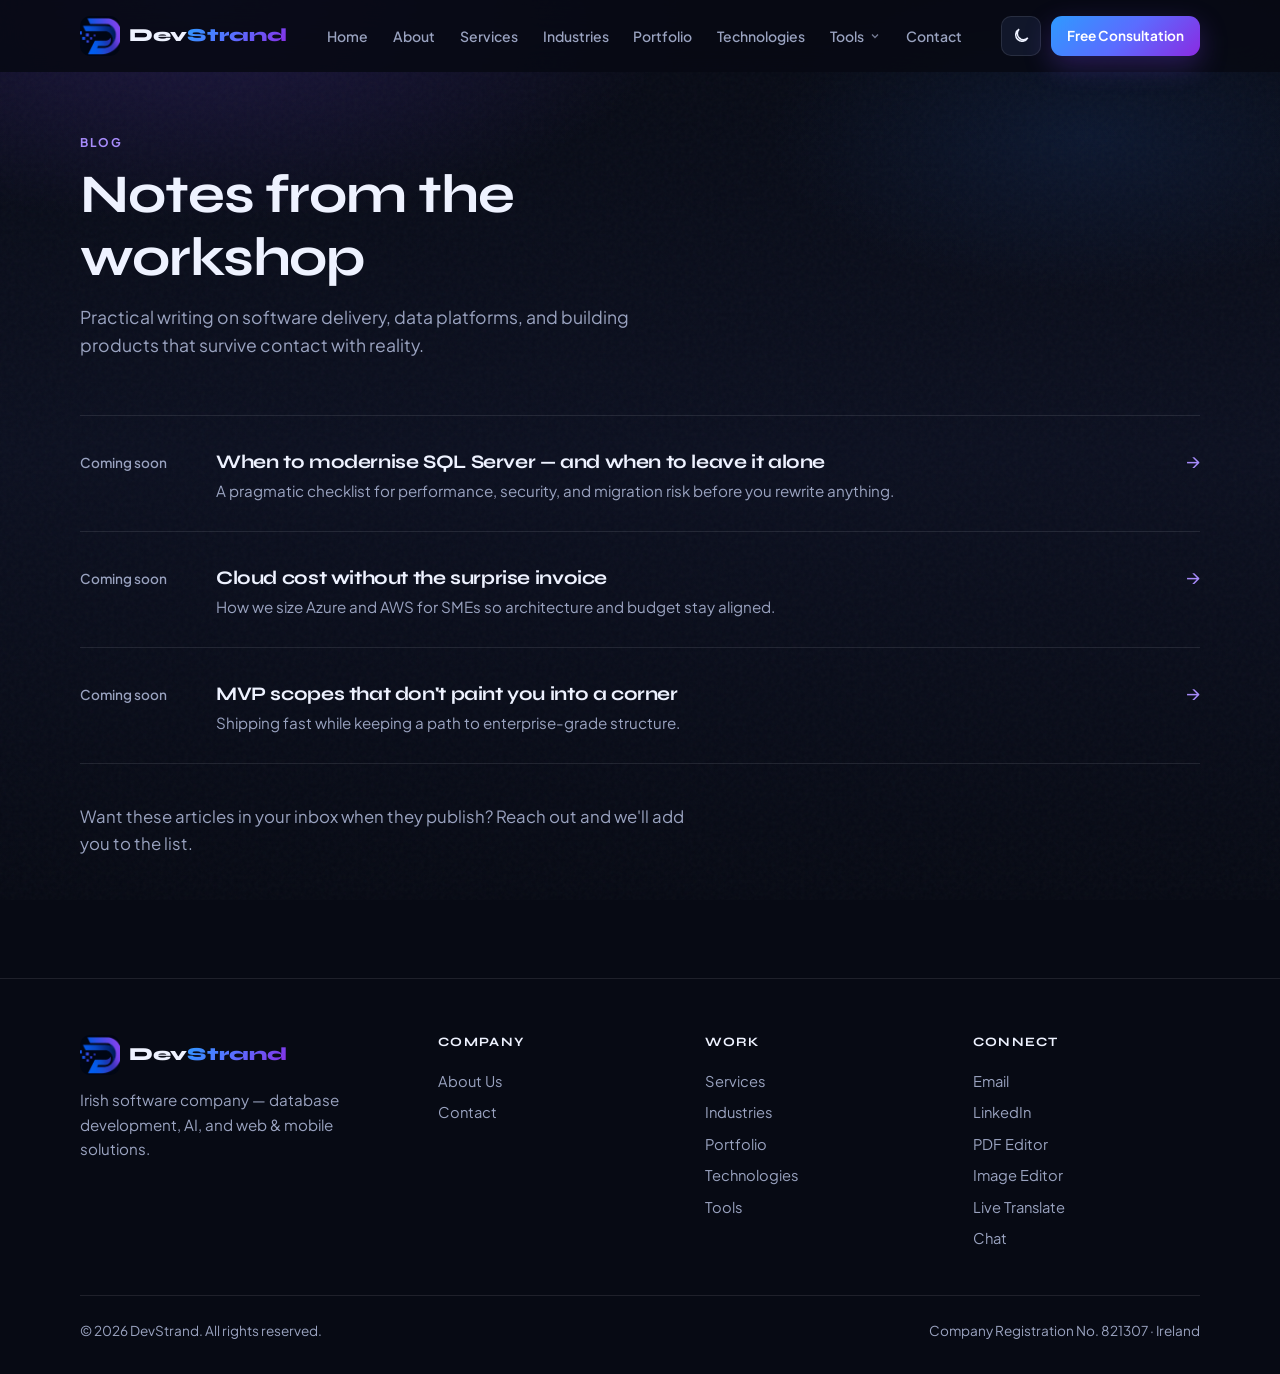
<file: blog.html>
<!DOCTYPE html>
<html lang="en">
<head>
  <meta charset="UTF-8" />
  <meta name="viewport" content="width=device-width, initial-scale=1.0" />
  <title>Blog — DEVSTRAND</title>
  <meta name="description" content="Insights from DEVSTRAND on software development, SQL Server, cloud architecture, and building products that last." />
  <link rel="canonical" href="https://devstrand.com/blog.html" />
  <link rel="preconnect" href="https://fonts.googleapis.com" />
  <link rel="preconnect" href="https://fonts.gstatic.com" crossorigin />
  <link href="https://fonts.googleapis.com/css2?family=Plus+Jakarta+Sans:wght@400;500;600;700&family=Syne:wght@600;700;800&display=swap" rel="stylesheet" />
  <link rel="stylesheet" href="css/styles.css" />
  <link rel="icon" href="assets/logo-icon.png" type="image/png" />
</head>
<body>
  <div class="page-bg" aria-hidden="true"></div>
  <div class="noise" aria-hidden="true"></div>

  <header class="site-header">
    <div class="container header-inner">
      <a class="logo" href="index.html" aria-label="DevStrand home">
        <img class="logo-icon" src="assets/logo-icon.png" alt="" width="40" height="40" />
        <span class="logo-text">Dev<span>Strand</span></span>
      </a>
      <nav class="nav" data-nav aria-label="Primary">
        <a href="index.html">Home</a>
        <a href="about.html">About</a>
        <a href="services.html">Services</a>
        <a href="industries.html">Industries</a>
        <a href="portfolio.html">Portfolio</a>
        <a href="technologies.html">Technologies</a>
        <div class="nav-item has-dropdown" data-nav-dropdown>
          <button type="button" class="nav-link nav-dropdown-toggle" data-nav-dropdown-toggle aria-expanded="false" aria-haspopup="true">
            Tools
            <svg class="nav-caret" width="12" height="12" viewBox="0 0 24 24" fill="none" stroke="currentColor" stroke-width="2.5" aria-hidden="true"><path d="M6 9l6 6 6-6"/></svg>
          </button>
          <div class="nav-dropdown" role="menu">
            <a href="https://tools.devstrand.com/" target="_blank" rel="noopener noreferrer" role="menuitem">PDF Editor</a>
            <a href="https://image.devstrand.com/" target="_blank" rel="noopener noreferrer" role="menuitem">Image Editor</a>
            <a href="https://livetranslate.devstrand.com/" target="_blank" rel="noopener noreferrer" role="menuitem">Live Translate</a>
            <a href="https://chat.devstrand.com/" target="_blank" rel="noopener noreferrer" role="menuitem">Chat</a>
          </div>
        </div>
        <a href="contact.html">Contact</a>
      </nav>
      <div class="header-actions">
        <button class="theme-toggle" type="button" data-theme-toggle aria-label="Toggle colour theme">
          <svg class="icon-sun" width="18" height="18" viewBox="0 0 24 24" fill="none" stroke="currentColor" stroke-width="2"><circle cx="12" cy="12" r="4"/><path d="M12 2v2M12 20v2M4.93 4.93l1.41 1.41M17.66 17.66l1.41 1.41M2 12h2M20 12h2M4.93 19.07l1.41-1.41M17.66 6.34l1.41-1.41"/></svg>
          <svg class="icon-moon" width="18" height="18" viewBox="0 0 24 24" fill="none" stroke="currentColor" stroke-width="2"><path d="M21 14.5A8.5 8.5 0 1 1 9.5 3a7 7 0 0 0 11.5 11.5z"/></svg>
        </button>
        <a class="btn btn-primary btn-sm" href="contact.html">Free Consultation</a>
        <button class="nav-toggle" type="button" data-nav-toggle aria-label="Open menu" aria-expanded="false">
          <span></span><span></span><span></span>
        </button>
      </div>
    </div>
  </header>

  <main>
    <section class="page-hero">
      <div class="container">
        <span class="section-label">Blog</span>
        <h1>Notes from the workshop</h1>
        <p>Practical writing on software delivery, data platforms, and building products that survive contact with reality.</p>
      </div>
    </section>

    <section class="section" style="padding-top: 0">
      <div class="container">
        <div class="blog-list">
          <a class="blog-item reveal" href="contact.html">
            <span class="blog-date">Coming soon</span>
            <div>
              <h3>When to modernise SQL Server — and when to leave it alone</h3>
              <p>A pragmatic checklist for performance, security, and migration risk before you rewrite anything.</p>
            </div>
            <span class="blog-arrow" aria-hidden="true">→</span>
          </a>
          <a class="blog-item reveal" href="contact.html">
            <span class="blog-date">Coming soon</span>
            <div>
              <h3>Cloud cost without the surprise invoice</h3>
              <p>How we size Azure and AWS for SMEs so architecture and budget stay aligned.</p>
            </div>
            <span class="blog-arrow" aria-hidden="true">→</span>
          </a>
          <a class="blog-item reveal" href="contact.html">
            <span class="blog-date">Coming soon</span>
            <div>
              <h3>MVP scopes that don't paint you into a corner</h3>
              <p>Shipping fast while keeping a path to enterprise-grade structure.</p>
            </div>
            <span class="blog-arrow" aria-hidden="true">→</span>
          </a>
        </div>
        <p class="section-lead reveal" style="margin-top: 2.5rem">Want these articles in your inbox when they publish? Reach out and we'll add you to the list.</p>
      </div>
    </section>
  </main>

  <footer class="site-footer">
    <div class="container">
      <div class="footer-grid">
        <div class="footer-brand">
          <a class="logo" href="index.html"><img class="logo-icon" src="assets/logo-icon.png" alt="" width="40" height="40" /><span class="logo-text">Dev<span>Strand</span></span></a>
          <p>Irish software company — database development, AI, and web &amp; mobile solutions.</p>
        </div>
        <div class="footer-col">
          <h4>Company</h4>
          <a href="about.html">About Us</a>
          <a href="contact.html">Contact</a>
        </div>
        <div class="footer-col">
          <h4>Work</h4>
          <a href="services.html">Services</a>
          <a href="industries.html">Industries</a>
          <a href="portfolio.html">Portfolio</a>
          <a href="technologies.html">Technologies</a>
          <a href="tools.html">Tools</a>
        </div>
        <div class="footer-col">
          <h4>Connect</h4>
          <a href="mailto:info@devstrand.com">Email</a>
          <a href="https://www.linkedin.com/company/devstrand" target="_blank" rel="noopener noreferrer">LinkedIn</a>
          <a href="https://tools.devstrand.com/" target="_blank" rel="noopener noreferrer">PDF Editor</a>
          <a href="https://image.devstrand.com/" target="_blank" rel="noopener noreferrer">Image Editor</a>
          <a href="https://livetranslate.devstrand.com/" target="_blank" rel="noopener noreferrer">Live Translate</a>
          <a href="https://chat.devstrand.com/" target="_blank" rel="noopener noreferrer">Chat</a>
        </div>
      </div>
      <div class="footer-bottom">
        <span>© <span data-year></span> DevStrand. All rights reserved.</span>
        <span>Company Registration No. 821307 · Ireland</span>
      </div>
    </div>
  </footer>
  <script src="js/main.js"></script>
</body>
</html>
</file>
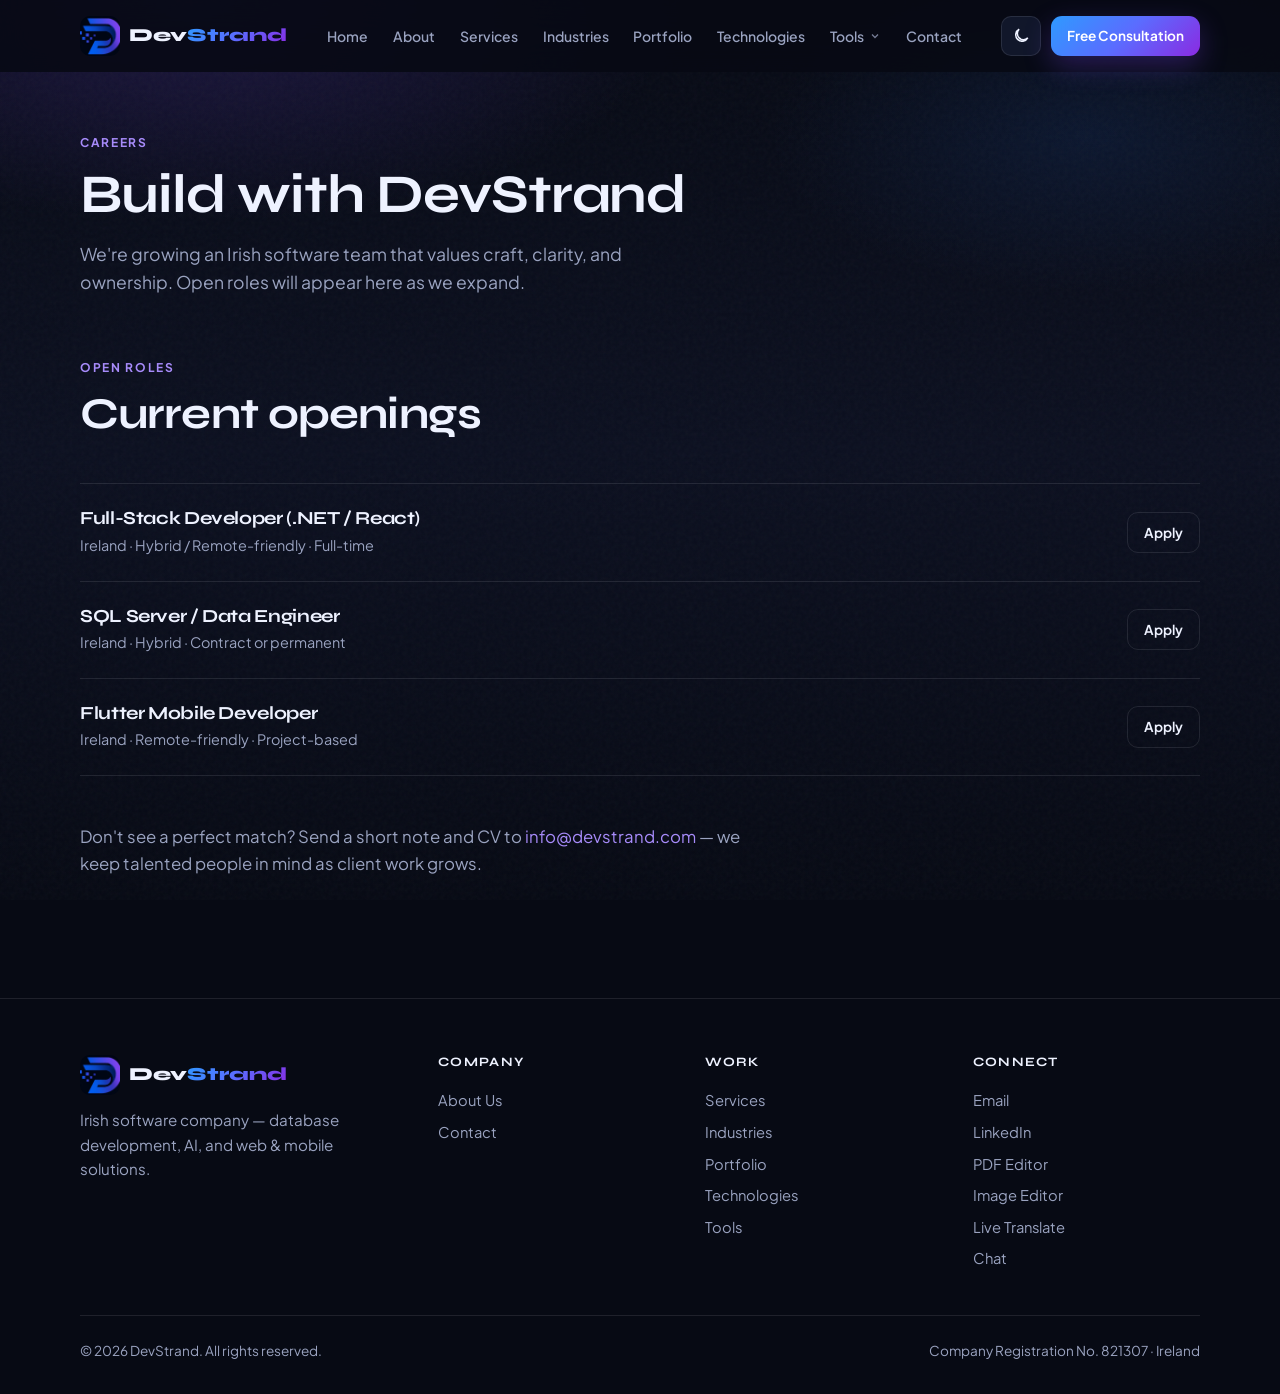
<file: careers.html>
<!DOCTYPE html>
<html lang="en">
<head>
  <meta charset="UTF-8" />
  <meta name="viewport" content="width=device-width, initial-scale=1.0" />
  <title>Careers — DEVSTRAND</title>
  <meta name="description" content="Join DEVSTRAND. Explore open roles in software engineering, and grow with an Irish company building modern digital products." />
  <link rel="canonical" href="https://devstrand.com/careers.html" />
  <link rel="preconnect" href="https://fonts.googleapis.com" />
  <link rel="preconnect" href="https://fonts.gstatic.com" crossorigin />
  <link href="https://fonts.googleapis.com/css2?family=Plus+Jakarta+Sans:wght@400;500;600;700&family=Syne:wght@600;700;800&display=swap" rel="stylesheet" />
  <link rel="stylesheet" href="css/styles.css" />
  <link rel="icon" href="assets/logo-icon.png" type="image/png" />
</head>
<body>
  <div class="page-bg" aria-hidden="true"></div>
  <div class="noise" aria-hidden="true"></div>

  <header class="site-header">
    <div class="container header-inner">
      <a class="logo" href="index.html" aria-label="DevStrand home">
        <img class="logo-icon" src="assets/logo-icon.png" alt="" width="40" height="40" />
        <span class="logo-text">Dev<span>Strand</span></span>
      </a>
      <nav class="nav" data-nav aria-label="Primary">
        <a href="index.html">Home</a>
        <a href="about.html">About</a>
        <a href="services.html">Services</a>
        <a href="industries.html">Industries</a>
        <a href="portfolio.html">Portfolio</a>
        <a href="technologies.html">Technologies</a>
        <div class="nav-item has-dropdown" data-nav-dropdown>
          <button type="button" class="nav-link nav-dropdown-toggle" data-nav-dropdown-toggle aria-expanded="false" aria-haspopup="true">
            Tools
            <svg class="nav-caret" width="12" height="12" viewBox="0 0 24 24" fill="none" stroke="currentColor" stroke-width="2.5" aria-hidden="true"><path d="M6 9l6 6 6-6"/></svg>
          </button>
          <div class="nav-dropdown" role="menu">
            <a href="https://tools.devstrand.com/" target="_blank" rel="noopener noreferrer" role="menuitem">PDF Editor</a>
            <a href="https://image.devstrand.com/" target="_blank" rel="noopener noreferrer" role="menuitem">Image Editor</a>
            <a href="https://livetranslate.devstrand.com/" target="_blank" rel="noopener noreferrer" role="menuitem">Live Translate</a>
            <a href="https://chat.devstrand.com/" target="_blank" rel="noopener noreferrer" role="menuitem">Chat</a>
          </div>
        </div>
        <a href="contact.html">Contact</a>
      </nav>
      <div class="header-actions">
        <button class="theme-toggle" type="button" data-theme-toggle aria-label="Toggle colour theme">
          <svg class="icon-sun" width="18" height="18" viewBox="0 0 24 24" fill="none" stroke="currentColor" stroke-width="2"><circle cx="12" cy="12" r="4"/><path d="M12 2v2M12 20v2M4.93 4.93l1.41 1.41M17.66 17.66l1.41 1.41M2 12h2M20 12h2M4.93 19.07l1.41-1.41M17.66 6.34l1.41-1.41"/></svg>
          <svg class="icon-moon" width="18" height="18" viewBox="0 0 24 24" fill="none" stroke="currentColor" stroke-width="2"><path d="M21 14.5A8.5 8.5 0 1 1 9.5 3a7 7 0 0 0 11.5 11.5z"/></svg>
        </button>
        <a class="btn btn-primary btn-sm" href="contact.html">Free Consultation</a>
        <button class="nav-toggle" type="button" data-nav-toggle aria-label="Open menu" aria-expanded="false">
          <span></span><span></span><span></span>
        </button>
      </div>
    </div>
  </header>

  <main>
    <section class="page-hero">
      <div class="container">
        <span class="section-label">Careers</span>
        <h1>Build with DevStrand</h1>
        <p>We're growing an Irish software team that values craft, clarity, and ownership. Open roles will appear here as we expand.</p>
      </div>
    </section>

    <section class="section" style="padding-top: 0">
      <div class="container">
        <div class="section-head reveal">
          <span class="section-label">Open roles</span>
          <h2 class="section-title">Current openings</h2>
        </div>
        <div class="job-list">
          <article class="job-item reveal">
            <div>
              <h3>Full-Stack Developer (.NET / React)</h3>
              <p class="job-meta">Ireland · Hybrid / Remote-friendly · Full-time</p>
            </div>
            <a class="btn btn-ghost btn-sm" href="mailto:info@devstrand.com?subject=Application%20—%20Full-Stack%20Developer">Apply</a>
          </article>
          <article class="job-item reveal">
            <div>
              <h3>SQL Server / Data Engineer</h3>
              <p class="job-meta">Ireland · Hybrid · Contract or permanent</p>
            </div>
            <a class="btn btn-ghost btn-sm" href="mailto:info@devstrand.com?subject=Application%20—%20SQL%20Server%20Engineer">Apply</a>
          </article>
          <article class="job-item reveal">
            <div>
              <h3>Flutter Mobile Developer</h3>
              <p class="job-meta">Ireland · Remote-friendly · Project-based</p>
            </div>
            <a class="btn btn-ghost btn-sm" href="mailto:info@devstrand.com?subject=Application%20—%20Flutter%20Developer">Apply</a>
          </article>
        </div>

        <div class="prose reveal" style="margin-top: 3rem">
          <p>Don't see a perfect match? Send a short note and CV to <a href="mailto:info@devstrand.com" style="color: var(--accent)">info@devstrand.com</a> — we keep talented people in mind as client work grows.</p>
        </div>
      </div>
    </section>
  </main>

  <footer class="site-footer">
    <div class="container">
      <div class="footer-grid">
        <div class="footer-brand">
          <a class="logo" href="index.html"><img class="logo-icon" src="assets/logo-icon.png" alt="" width="40" height="40" /><span class="logo-text">Dev<span>Strand</span></span></a>
          <p>Irish software company — database development, AI, and web &amp; mobile solutions.</p>
        </div>
        <div class="footer-col">
          <h4>Company</h4>
          <a href="about.html">About Us</a>
          <a href="contact.html">Contact</a>
        </div>
        <div class="footer-col">
          <h4>Work</h4>
          <a href="services.html">Services</a>
          <a href="industries.html">Industries</a>
          <a href="portfolio.html">Portfolio</a>
          <a href="technologies.html">Technologies</a>
          <a href="tools.html">Tools</a>
        </div>
        <div class="footer-col">
          <h4>Connect</h4>
          <a href="mailto:info@devstrand.com">Email</a>
          <a href="https://www.linkedin.com/company/devstrand" target="_blank" rel="noopener noreferrer">LinkedIn</a>
          <a href="https://tools.devstrand.com/" target="_blank" rel="noopener noreferrer">PDF Editor</a>
          <a href="https://image.devstrand.com/" target="_blank" rel="noopener noreferrer">Image Editor</a>
          <a href="https://livetranslate.devstrand.com/" target="_blank" rel="noopener noreferrer">Live Translate</a>
          <a href="https://chat.devstrand.com/" target="_blank" rel="noopener noreferrer">Chat</a>
        </div>
      </div>
      <div class="footer-bottom">
        <span>© <span data-year></span> DevStrand. All rights reserved.</span>
        <span>Company Registration No. 821307 · Ireland</span>
      </div>
    </div>
  </footer>
  <script src="js/main.js"></script>
</body>
</html>
</file>
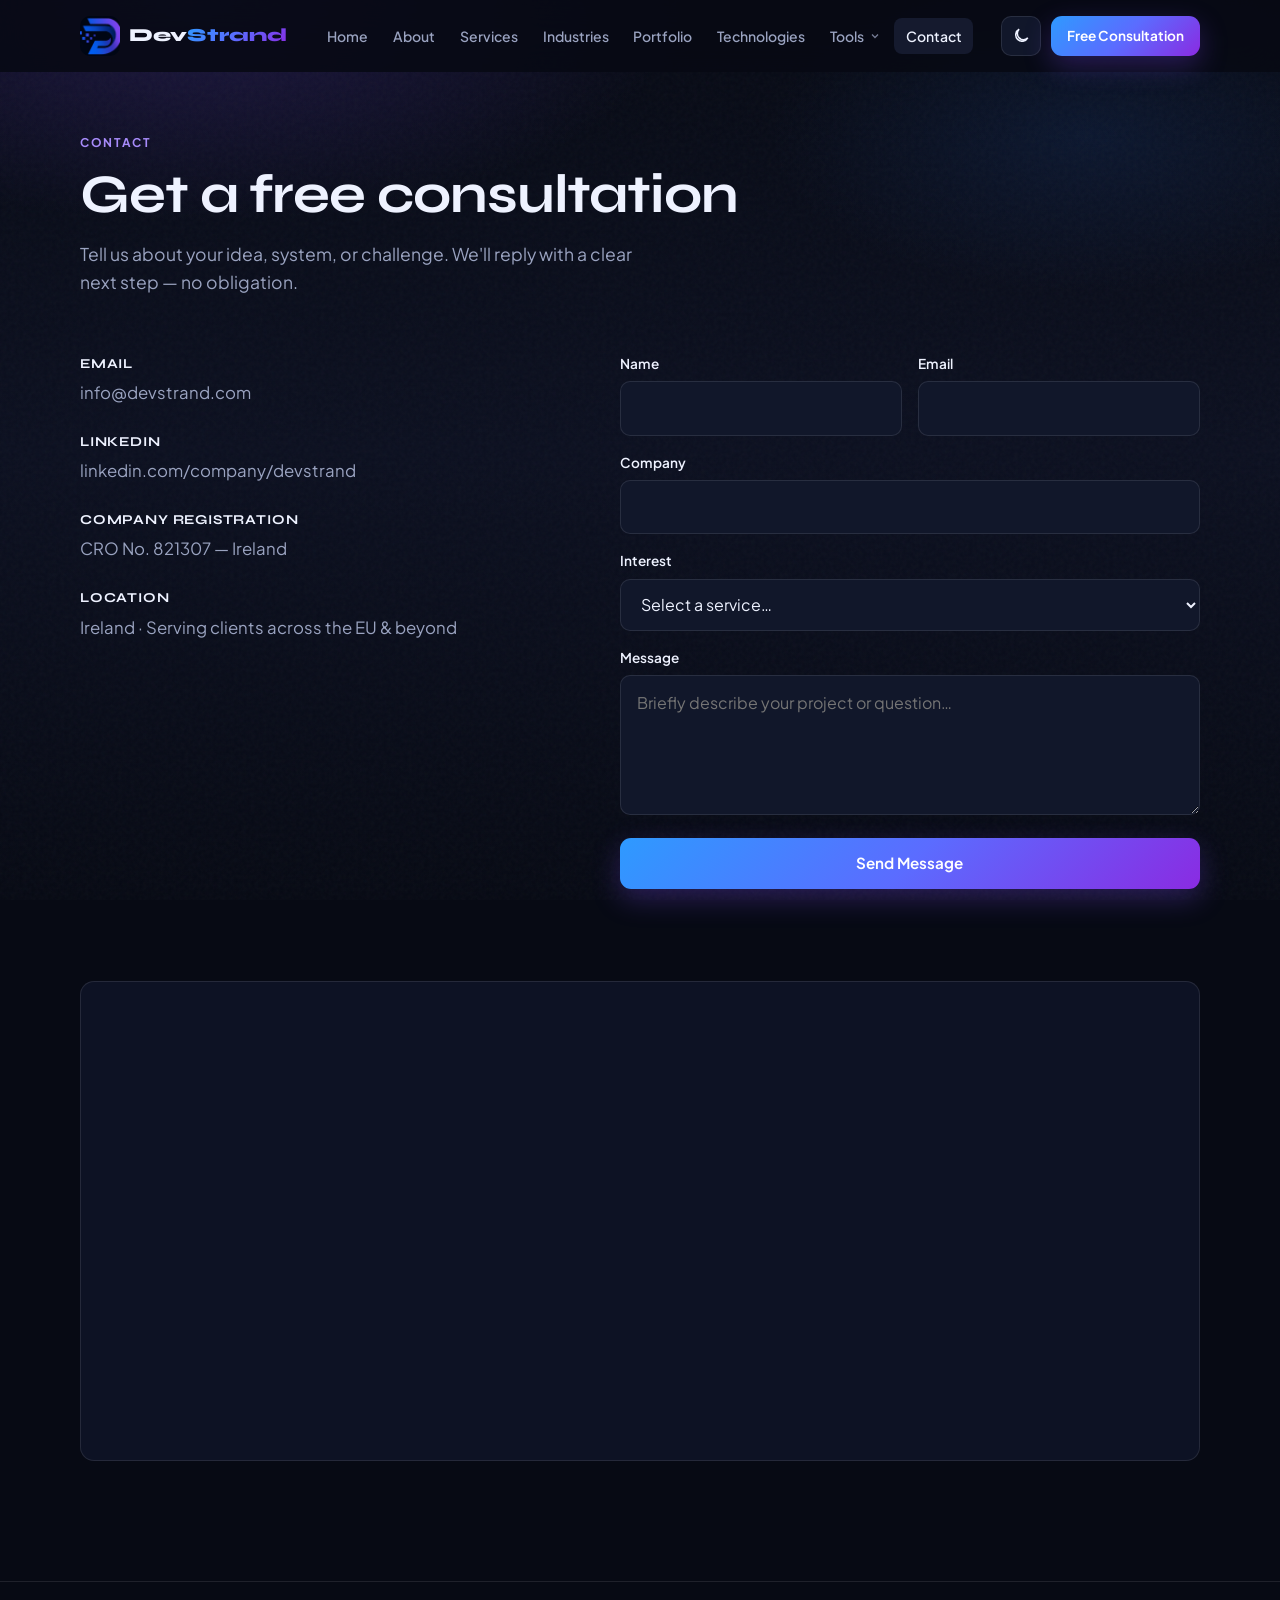
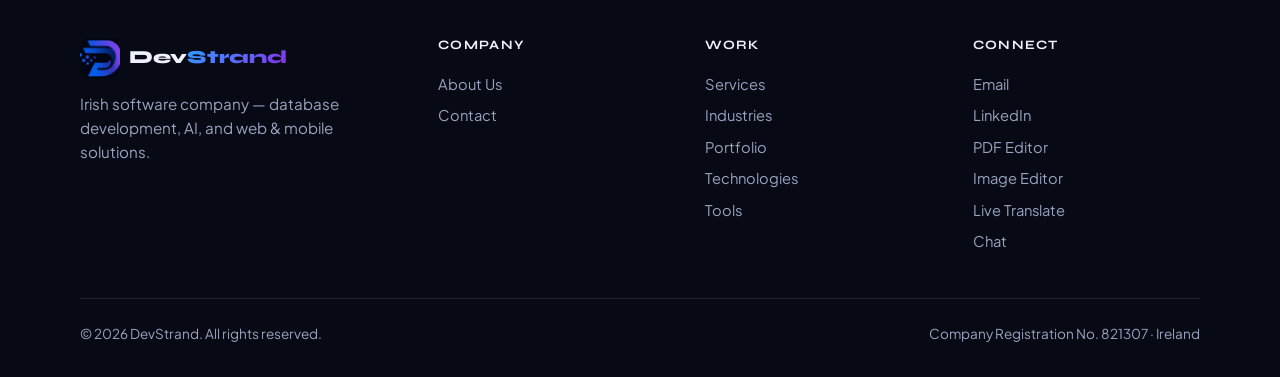
<file: contact.html>
<!DOCTYPE html>
<html lang="en">
<head>
  <meta charset="UTF-8" />
  <meta name="viewport" content="width=device-width, initial-scale=1.0" />
  <title>Contact — DEVSTRAND</title>
  <meta name="description" content="Contact DEVSTRAND for a free consultation. Email, LinkedIn, and company registration details for our Irish software company." />
  <link rel="canonical" href="https://devstrand.com/contact.html" />
  <link rel="preconnect" href="https://fonts.googleapis.com" />
  <link rel="preconnect" href="https://fonts.gstatic.com" crossorigin />
  <link href="https://fonts.googleapis.com/css2?family=Plus+Jakarta+Sans:wght@400;500;600;700&family=Syne:wght@600;700;800&display=swap" rel="stylesheet" />
  <link rel="stylesheet" href="css/styles.css" />
  <link rel="icon" href="assets/logo-icon.png" type="image/png" />
</head>
<body>
  <div class="page-bg" aria-hidden="true"></div>
  <div class="noise" aria-hidden="true"></div>

  <header class="site-header">
    <div class="container header-inner">
      <a class="logo" href="index.html" aria-label="DevStrand home">
        <img class="logo-icon" src="assets/logo-icon.png" alt="" width="40" height="40" />
        <span class="logo-text">Dev<span>Strand</span></span>
      </a>
      <nav class="nav" data-nav aria-label="Primary">
        <a href="index.html">Home</a>
        <a href="about.html">About</a>
        <a href="services.html">Services</a>
        <a href="industries.html">Industries</a>
        <a href="portfolio.html">Portfolio</a>
        <a href="technologies.html">Technologies</a>
        <div class="nav-item has-dropdown" data-nav-dropdown>
          <button type="button" class="nav-link nav-dropdown-toggle" data-nav-dropdown-toggle aria-expanded="false" aria-haspopup="true">
            Tools
            <svg class="nav-caret" width="12" height="12" viewBox="0 0 24 24" fill="none" stroke="currentColor" stroke-width="2.5" aria-hidden="true"><path d="M6 9l6 6 6-6"/></svg>
          </button>
          <div class="nav-dropdown" role="menu">
            <a href="https://tools.devstrand.com/" target="_blank" rel="noopener noreferrer" role="menuitem">PDF Editor</a>
            <a href="https://image.devstrand.com/" target="_blank" rel="noopener noreferrer" role="menuitem">Image Editor</a>
            <a href="https://livetranslate.devstrand.com/" target="_blank" rel="noopener noreferrer" role="menuitem">Live Translate</a>
            <a href="https://chat.devstrand.com/" target="_blank" rel="noopener noreferrer" role="menuitem">Chat</a>
          </div>
        </div>
        <a href="contact.html">Contact</a>
      </nav>
      <div class="header-actions">
        <button class="theme-toggle" type="button" data-theme-toggle aria-label="Toggle colour theme">
          <svg class="icon-sun" width="18" height="18" viewBox="0 0 24 24" fill="none" stroke="currentColor" stroke-width="2"><circle cx="12" cy="12" r="4"/><path d="M12 2v2M12 20v2M4.93 4.93l1.41 1.41M17.66 17.66l1.41 1.41M2 12h2M20 12h2M4.93 19.07l1.41-1.41M17.66 6.34l1.41-1.41"/></svg>
          <svg class="icon-moon" width="18" height="18" viewBox="0 0 24 24" fill="none" stroke="currentColor" stroke-width="2"><path d="M21 14.5A8.5 8.5 0 1 1 9.5 3a7 7 0 0 0 11.5 11.5z"/></svg>
        </button>
        <a class="btn btn-primary btn-sm" href="contact.html">Free Consultation</a>
        <button class="nav-toggle" type="button" data-nav-toggle aria-label="Open menu" aria-expanded="false">
          <span></span><span></span><span></span>
        </button>
      </div>
    </div>
  </header>

  <main>
    <section class="page-hero">
      <div class="container">
        <span class="section-label">Contact</span>
        <h1>Get a free consultation</h1>
        <p>Tell us about your idea, system, or challenge. We'll reply with a clear next step — no obligation.</p>
      </div>
    </section>

    <section class="section" style="padding-top: 0">
      <div class="container">
        <div class="contact-layout">
          <div class="reveal">
            <div class="contact-details">
              <div class="contact-detail">
                <strong>Email</strong>
                <a href="mailto:info@devstrand.com">info@devstrand.com</a>
              </div>
              <div class="contact-detail">
                <strong>LinkedIn</strong>
                <a href="https://www.linkedin.com/company/devstrand" target="_blank" rel="noopener noreferrer">linkedin.com/company/devstrand</a>
              </div>
              <div class="contact-detail">
                <strong>Company Registration</strong>
                <span>CRO No. 821307 — Ireland</span>
              </div>
              <div class="contact-detail">
                <strong>Location</strong>
                <span>Ireland · Serving clients across the EU &amp; beyond</span>
              </div>
            </div>
          </div>

          <form class="contact-form reveal reveal-delay-1" data-contact-form novalidate>
            <input type="text" name="_honey" tabindex="-1" autocomplete="off" class="hp-field" aria-hidden="true" />
            <div class="form-row">
              <div class="form-group">
                <label for="name">Name</label>
                <input id="name" name="name" type="text" autocomplete="name" required />
              </div>
              <div class="form-group">
                <label for="email">Email</label>
                <input id="email" name="email" type="email" autocomplete="email" required />
              </div>
            </div>
            <div class="form-group">
              <label for="company">Company</label>
              <input id="company" name="company" type="text" autocomplete="organization" />
            </div>
            <div class="form-group">
              <label for="service">Interest</label>
              <select id="service" name="service">
                <option value="">Select a service…</option>
                <option>Custom Software Development</option>
                <option>Web Application Development</option>
                <option>Mobile App Development</option>
                <option>Database Solutions</option>
                <option>Cloud Solutions</option>
                <option>AI &amp; Automation</option>
                <option>API Integration</option>
                <option>Software Maintenance</option>
                <option>Other / Not sure</option>
              </select>
            </div>
            <div class="form-group">
              <label for="message">Message</label>
              <textarea id="message" name="message" required placeholder="Briefly describe your project or question…"></textarea>
            </div>
            <button class="btn btn-primary" type="submit">Send Message</button>
            <p class="form-status" data-form-status role="status"></p>
          </form>
        </div>

        <div class="map-embed reveal" style="margin-top: 3.5rem">
          <iframe
            title="Dublin, Ireland — DEVSTRAND"
            loading="lazy"
            referrerpolicy="no-referrer-when-downgrade"
            src="https://maps.google.com/maps?q=Dublin%2C%20Ireland&t=&z=12&ie=UTF8&iwloc=&output=embed"
            allowfullscreen=""
          ></iframe>
        </div>
      </div>
    </section>
  </main>

  <footer class="site-footer">
    <div class="container">
      <div class="footer-grid">
        <div class="footer-brand">
          <a class="logo" href="index.html"><img class="logo-icon" src="assets/logo-icon.png" alt="" width="40" height="40" /><span class="logo-text">Dev<span>Strand</span></span></a>
          <p>Irish software company — database development, AI, and web &amp; mobile solutions.</p>
        </div>
        <div class="footer-col">
          <h4>Company</h4>
          <a href="about.html">About Us</a>
          <a href="contact.html">Contact</a>
        </div>
        <div class="footer-col">
          <h4>Work</h4>
          <a href="services.html">Services</a>
          <a href="industries.html">Industries</a>
          <a href="portfolio.html">Portfolio</a>
          <a href="technologies.html">Technologies</a>
          <a href="tools.html">Tools</a>
        </div>
        <div class="footer-col">
          <h4>Connect</h4>
          <a href="mailto:info@devstrand.com">Email</a>
          <a href="https://www.linkedin.com/company/devstrand" target="_blank" rel="noopener noreferrer">LinkedIn</a>
          <a href="https://tools.devstrand.com/" target="_blank" rel="noopener noreferrer">PDF Editor</a>
          <a href="https://image.devstrand.com/" target="_blank" rel="noopener noreferrer">Image Editor</a>
          <a href="https://livetranslate.devstrand.com/" target="_blank" rel="noopener noreferrer">Live Translate</a>
          <a href="https://chat.devstrand.com/" target="_blank" rel="noopener noreferrer">Chat</a>
        </div>
      </div>
      <div class="footer-bottom">
        <span>© <span data-year></span> DevStrand. All rights reserved.</span>
        <span>Company Registration No. 821307 · Ireland</span>
      </div>
    </div>
  </footer>
  <script src="js/main.js"></script>
</body>
</html>
</file>
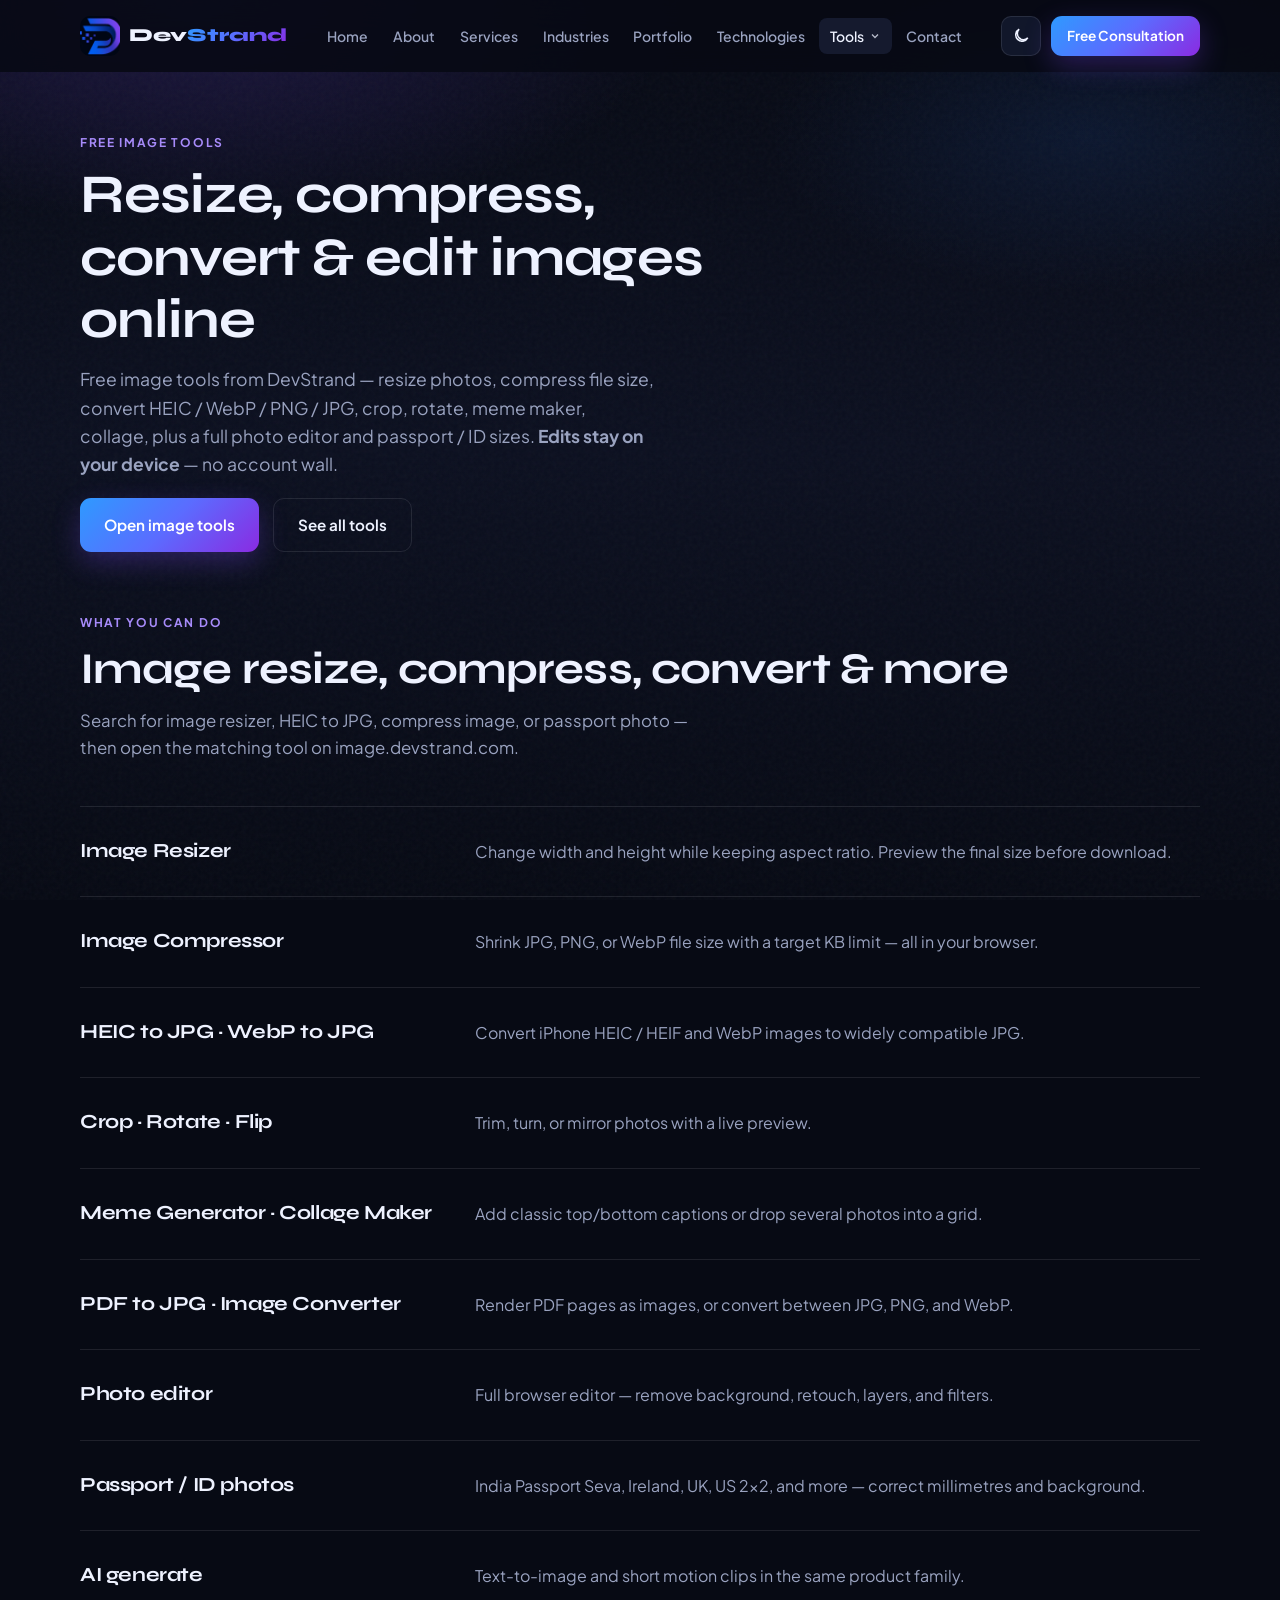
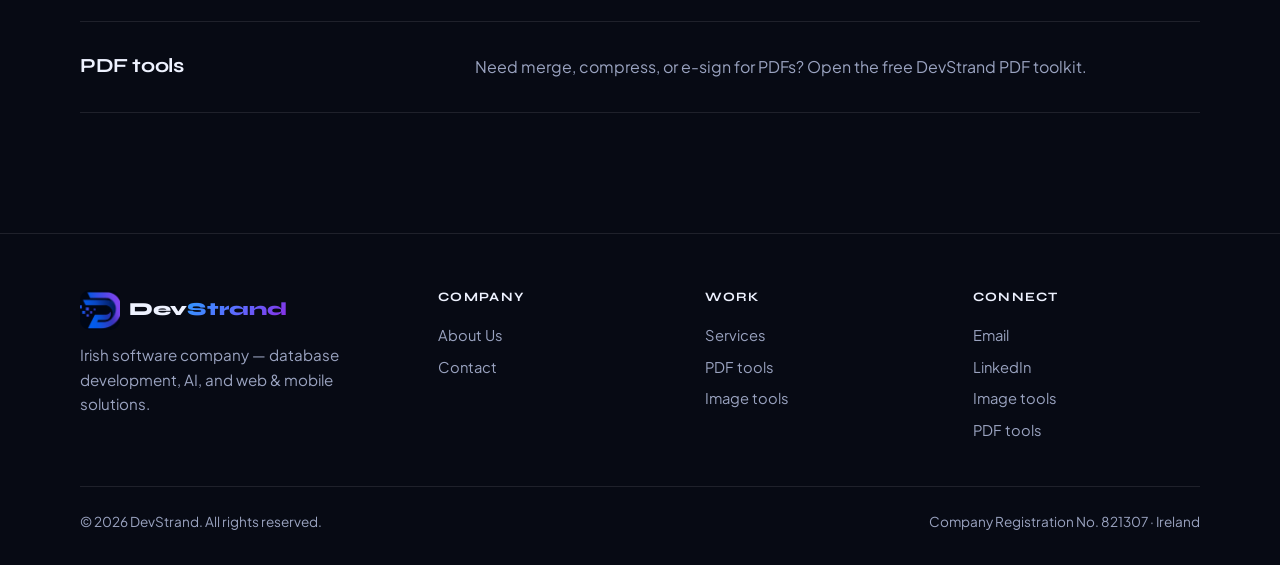
<file: images.html>
<!DOCTYPE html>
<html lang="en">
<head>
  <meta charset="UTF-8" />
  <meta name="viewport" content="width=device-width, initial-scale=1.0" />
  <title>Free Image Tools — Resize, Compress, Convert, Passport Photos | DevStrand</title>
  <meta name="description" content="Free online image tools from DevStrand: resize, compress, crop, HEIC to JPG, WebP to JPG, meme maker, collage, plus AI photo editor and passport photos. Files stay on your device." />
  <meta name="keywords" content="image resizer, image compressor, HEIC to JPG, WebP to JPG, crop image, meme generator, passport photo, free image tools, online photo editor" />
  <meta name="robots" content="index,follow,max-image-preview:large" />
  <link rel="canonical" href="https://devstrand.com/images.html" />
  <meta property="og:type" content="website" />
  <meta property="og:site_name" content="DevStrand" />
  <meta property="og:title" content="Free Image Tools — Resize, Compress, Convert | DevStrand" />
  <meta property="og:description" content="Resize, compress, convert HEIC/WebP, crop, and make passport photos in your browser. Privacy-first image tools from DevStrand." />
  <meta property="og:image" content="https://devstrand.com/assets/logo.png" />
  <meta property="og:url" content="https://devstrand.com/images.html" />
  <meta name="twitter:card" content="summary_large_image" />
  <meta name="twitter:title" content="Free Image Tools | DevStrand" />
  <meta name="twitter:description" content="Resize, compress, convert, crop, meme maker, and passport photos — free in your browser." />
  <meta name="twitter:image" content="https://devstrand.com/assets/logo.png" />
  <link rel="preconnect" href="https://fonts.googleapis.com" />
  <link rel="preconnect" href="https://fonts.gstatic.com" crossorigin />
  <link href="https://fonts.googleapis.com/css2?family=Plus+Jakarta+Sans:wght@400;500;600;700&family=Syne:wght@600;700;800&display=swap" rel="stylesheet" />
  <link rel="stylesheet" href="css/styles.css" />
  <link rel="icon" href="assets/logo-icon.png" type="image/png" />
  <script type="application/ld+json">
  {
    "@context": "https://schema.org",
    "@type": "WebPage",
    "name": "Free Image Tools — Resize, Compress, Convert",
    "url": "https://devstrand.com/images.html",
    "description": "Free online image tools: resize, compress, HEIC to JPG, crop, meme maker, passport photos, and AI photo editor.",
    "isPartOf": { "@type": "WebSite", "name": "DevStrand", "url": "https://devstrand.com" },
    "mainEntity": {
      "@type": "ItemList",
      "itemListElement": [
        { "@type": "ListItem", "position": 1, "name": "Image Resizer", "url": "https://image.devstrand.com/tools/resizer" },
        { "@type": "ListItem", "position": 2, "name": "Image Compressor", "url": "https://image.devstrand.com/tools/compressor" },
        { "@type": "ListItem", "position": 3, "name": "HEIC to JPG", "url": "https://image.devstrand.com/tools/heic-to-jpg" },
        { "@type": "ListItem", "position": 4, "name": "WebP to JPG", "url": "https://image.devstrand.com/tools/webp-to-jpg" },
        { "@type": "ListItem", "position": 5, "name": "Crop Image", "url": "https://image.devstrand.com/tools/crop" },
        { "@type": "ListItem", "position": 6, "name": "Meme Generator", "url": "https://image.devstrand.com/tools/meme" },
        { "@type": "ListItem", "position": 7, "name": "PDF to JPG", "url": "https://image.devstrand.com/tools/pdf-to-jpg" },
        { "@type": "ListItem", "position": 8, "name": "Photo editor", "url": "https://image.devstrand.com/editor" },
        { "@type": "ListItem", "position": 9, "name": "Passport photo", "url": "https://image.devstrand.com/passport" },
        { "@type": "ListItem", "position": 10, "name": "AI generate", "url": "https://image.devstrand.com/generate" }
      ]
    }
  }
  </script>
  <script type="application/ld+json">
  {
    "@context": "https://schema.org",
    "@type": "SoftwareApplication",
    "name": "DevStrand Image",
    "applicationCategory": "MultimediaApplication",
    "operatingSystem": "Web",
    "url": "https://image.devstrand.com/",
    "offers": { "@type": "Offer", "price": "0", "priceCurrency": "EUR" },
    "isAccessibleForFree": true,
    "description": "Browser image tools, AI photo editor, passport photos, and image/video generation. Privacy-first — edits stay on your device."
  }
  </script>
</head>
<body>
  <div class="page-bg" aria-hidden="true"></div>
  <div class="noise" aria-hidden="true"></div>

  <header class="site-header">
    <div class="container header-inner">
      <a class="logo" href="index.html" aria-label="DevStrand home">
        <img class="logo-icon" src="assets/logo-icon.png" alt="" width="40" height="40" />
        <span class="logo-text">Dev<span>Strand</span></span>
      </a>
      <nav class="nav" data-nav aria-label="Primary">
        <a href="index.html">Home</a>
        <a href="about.html">About</a>
        <a href="services.html">Services</a>
        <a href="industries.html">Industries</a>
        <a href="portfolio.html">Portfolio</a>
        <a href="technologies.html">Technologies</a>
        <div class="nav-item has-dropdown" data-nav-dropdown>
          <button type="button" class="nav-link nav-dropdown-toggle active" data-nav-dropdown-toggle aria-expanded="false" aria-haspopup="true">
            Tools
            <svg class="nav-caret" width="12" height="12" viewBox="0 0 24 24" fill="none" stroke="currentColor" stroke-width="2.5" aria-hidden="true"><path d="M6 9l6 6 6-6"/></svg>
          </button>
          <div class="nav-dropdown" role="menu">
            <a href="https://tools.devstrand.com/" target="_blank" rel="noopener noreferrer" role="menuitem">PDF tools</a>
            <a href="https://pdf.devstrand.com/edit" target="_blank" rel="noopener noreferrer" role="menuitem">PDF editor</a>
            <a href="https://image.devstrand.com/tools" target="_blank" rel="noopener noreferrer" role="menuitem">Image tools</a>
            <a href="https://livetranslate.devstrand.com/" target="_blank" rel="noopener noreferrer" role="menuitem">Live Translate</a>
            <a href="https://chat.devstrand.com/" target="_blank" rel="noopener noreferrer" role="menuitem">Chat</a>
          </div>
        </div>
        <a href="contact.html">Contact</a>
      </nav>
      <div class="header-actions">
        <button class="theme-toggle" type="button" data-theme-toggle aria-label="Toggle colour theme">
          <svg class="icon-sun" width="18" height="18" viewBox="0 0 24 24" fill="none" stroke="currentColor" stroke-width="2"><circle cx="12" cy="12" r="4"/><path d="M12 2v2M12 20v2M4.93 4.93l1.41 1.41M17.66 17.66l1.41 1.41M2 12h2M20 12h2M4.93 19.07l1.41-1.41M17.66 6.34l1.41-1.41"/></svg>
          <svg class="icon-moon" width="18" height="18" viewBox="0 0 24 24" fill="none" stroke="currentColor" stroke-width="2"><path d="M21 14.5A8.5 8.5 0 1 1 9.5 3a7 7 0 0 0 11.5 11.5z"/></svg>
        </button>
        <a class="btn btn-primary btn-sm" href="contact.html">Free Consultation</a>
        <button class="nav-toggle" type="button" data-nav-toggle aria-label="Open menu" aria-expanded="false">
          <span></span><span></span><span></span>
        </button>
      </div>
    </div>
  </header>

  <main>
    <section class="page-hero">
      <div class="container">
        <span class="section-label">Free image tools</span>
        <h1>Resize, compress, convert &amp; edit images online</h1>
        <p>
          Free image tools from DevStrand — resize photos, compress file size, convert HEIC / WebP / PNG / JPG,
          crop, rotate, meme maker, collage, plus a full photo editor and passport / ID sizes.
          <strong>Edits stay on your device</strong> — no account wall.
        </p>
        <div class="hero-cta" style="margin-top: 1.25rem; justify-content: flex-start">
          <a class="btn btn-primary" href="https://image.devstrand.com/tools">Open image tools</a>
          <a class="btn btn-ghost" href="#image-tools-list">See all tools</a>
        </div>
      </div>
    </section>

    <section class="section" id="image-tools-list" style="padding-top: 0">
      <div class="container">
        <div class="section-head reveal">
          <span class="section-label">What you can do</span>
          <h2 class="section-title">Image resize, compress, convert &amp; more</h2>
          <p class="section-lead">
            Search for image resizer, HEIC to JPG, compress image, or passport photo — then open the matching tool on image.devstrand.com.
          </p>
        </div>
        <div class="feature-list">
          <div class="feature-row reveal">
            <h3><a href="https://image.devstrand.com/tools/resizer">Image Resizer</a></h3>
            <p>Change width and height while keeping aspect ratio. Preview the final size before download.</p>
          </div>
          <div class="feature-row reveal">
            <h3><a href="https://image.devstrand.com/tools/compressor">Image Compressor</a></h3>
            <p>Shrink JPG, PNG, or WebP file size with a target KB limit — all in your browser.</p>
          </div>
          <div class="feature-row reveal">
            <h3><a href="https://image.devstrand.com/tools/heic-to-jpg">HEIC to JPG</a> · <a href="https://image.devstrand.com/tools/webp-to-jpg">WebP to JPG</a></h3>
            <p>Convert iPhone HEIC / HEIF and WebP images to widely compatible JPG.</p>
          </div>
          <div class="feature-row reveal">
            <h3><a href="https://image.devstrand.com/tools/crop">Crop</a> · <a href="https://image.devstrand.com/tools/rotate">Rotate</a> · <a href="https://image.devstrand.com/tools/flip">Flip</a></h3>
            <p>Trim, turn, or mirror photos with a live preview.</p>
          </div>
          <div class="feature-row reveal">
            <h3><a href="https://image.devstrand.com/tools/meme">Meme Generator</a> · <a href="https://image.devstrand.com/tools/collage">Collage Maker</a></h3>
            <p>Add classic top/bottom captions or drop several photos into a grid.</p>
          </div>
          <div class="feature-row reveal">
            <h3><a href="https://image.devstrand.com/tools/pdf-to-jpg">PDF to JPG</a> · <a href="https://image.devstrand.com/tools/converter">Image Converter</a></h3>
            <p>Render PDF pages as images, or convert between JPG, PNG, and WebP.</p>
          </div>
          <div class="feature-row reveal">
            <h3><a href="https://image.devstrand.com/editor">Photo editor</a></h3>
            <p>Full browser editor — remove background, retouch, layers, and filters.</p>
          </div>
          <div class="feature-row reveal">
            <h3><a href="https://image.devstrand.com/passport">Passport / ID photos</a></h3>
            <p>India Passport Seva, Ireland, UK, US 2×2, and more — correct millimetres and background.</p>
          </div>
          <div class="feature-row reveal">
            <h3><a href="https://image.devstrand.com/generate">AI generate</a></h3>
            <p>Text-to-image and short motion clips in the same product family.</p>
          </div>
          <div class="feature-row reveal">
            <h3><a href="tools.html">PDF tools</a></h3>
            <p>Need merge, compress, or e-sign for PDFs? Open the free DevStrand PDF toolkit.</p>
          </div>
        </div>
      </div>
    </section>
  </main>

  <footer class="site-footer">
    <div class="container">
      <div class="footer-grid">
        <div class="footer-brand">
          <a class="logo" href="index.html">
            <img class="logo-icon" src="assets/logo-icon.png" alt="" width="40" height="40" />
            <span class="logo-text">Dev<span>Strand</span></span>
          </a>
          <p>Irish software company — database development, AI, and web &amp; mobile solutions.</p>
        </div>
        <div class="footer-col">
          <h4>Company</h4>
          <a href="about.html">About Us</a>
          <a href="contact.html">Contact</a>
        </div>
        <div class="footer-col">
          <h4>Work</h4>
          <a href="services.html">Services</a>
          <a href="tools.html">PDF tools</a>
          <a href="images.html">Image tools</a>
        </div>
        <div class="footer-col">
          <h4>Connect</h4>
          <a href="mailto:info@devstrand.com">Email</a>
          <a href="https://www.linkedin.com/company/devstrand" target="_blank" rel="noopener noreferrer">LinkedIn</a>
          <a href="https://image.devstrand.com/tools" target="_blank" rel="noopener noreferrer">Image tools</a>
          <a href="https://tools.devstrand.com/" target="_blank" rel="noopener noreferrer">PDF tools</a>
        </div>
      </div>
      <div class="footer-bottom">
        <span>© <span data-year></span> DevStrand. All rights reserved.</span>
        <span>Company Registration No. 821307 · Ireland</span>
      </div>
    </div>
  </footer>

  <script src="js/main.js" defer></script>
</body>
</html>
</file>
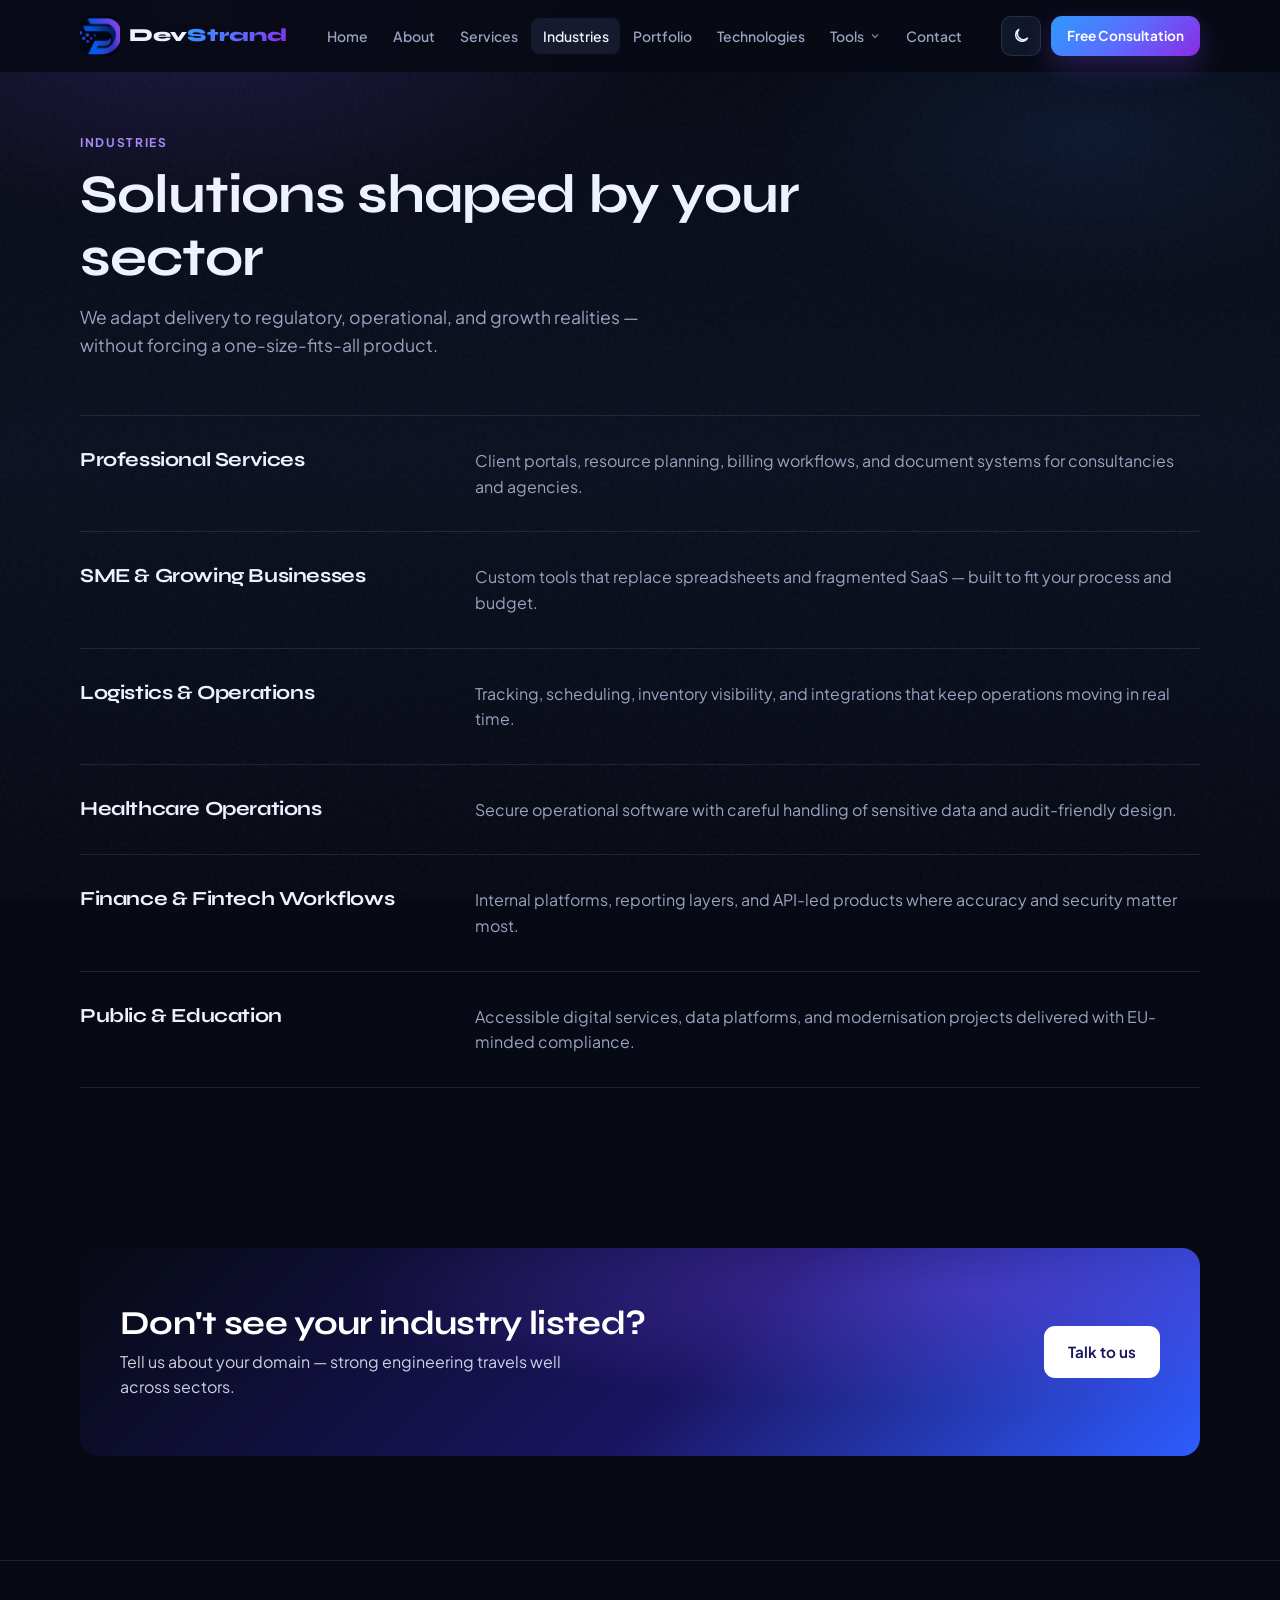
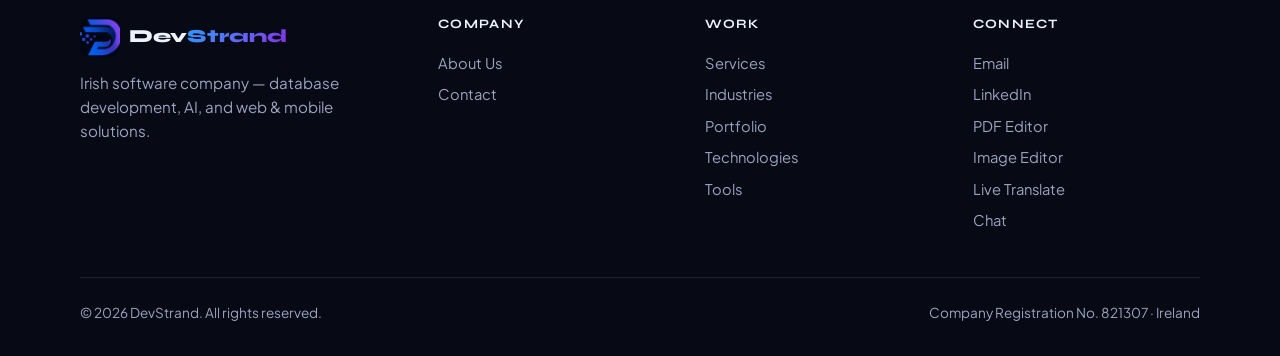
<file: industries.html>
<!DOCTYPE html>
<html lang="en">
<head>
  <meta charset="UTF-8" />
  <meta name="viewport" content="width=device-width, initial-scale=1.0" />
  <title>Industries — DEVSTRAND</title>
  <meta name="description" content="DEVSTRAND delivers software for SMEs, professional services, logistics, healthcare operations, fintech workflows, and public-sector digital projects." />
  <link rel="canonical" href="https://devstrand.com/industries.html" />
  <link rel="preconnect" href="https://fonts.googleapis.com" />
  <link rel="preconnect" href="https://fonts.gstatic.com" crossorigin />
  <link href="https://fonts.googleapis.com/css2?family=Plus+Jakarta+Sans:wght@400;500;600;700&family=Syne:wght@600;700;800&display=swap" rel="stylesheet" />
  <link rel="stylesheet" href="css/styles.css" />
  <link rel="icon" href="assets/logo-icon.png" type="image/png" />
</head>
<body>
  <div class="page-bg" aria-hidden="true"></div>
  <div class="noise" aria-hidden="true"></div>

  <header class="site-header">
    <div class="container header-inner">
      <a class="logo" href="index.html" aria-label="DevStrand home">
        <img class="logo-icon" src="assets/logo-icon.png" alt="" width="40" height="40" />
        <span class="logo-text">Dev<span>Strand</span></span>
      </a>
      <nav class="nav" data-nav aria-label="Primary">
        <a href="index.html">Home</a>
        <a href="about.html">About</a>
        <a href="services.html">Services</a>
        <a href="industries.html">Industries</a>
        <a href="portfolio.html">Portfolio</a>
        <a href="technologies.html">Technologies</a>
        <div class="nav-item has-dropdown" data-nav-dropdown>
          <button type="button" class="nav-link nav-dropdown-toggle" data-nav-dropdown-toggle aria-expanded="false" aria-haspopup="true">
            Tools
            <svg class="nav-caret" width="12" height="12" viewBox="0 0 24 24" fill="none" stroke="currentColor" stroke-width="2.5" aria-hidden="true"><path d="M6 9l6 6 6-6"/></svg>
          </button>
          <div class="nav-dropdown" role="menu">
            <a href="https://tools.devstrand.com/" target="_blank" rel="noopener noreferrer" role="menuitem">PDF Editor</a>
            <a href="https://image.devstrand.com/" target="_blank" rel="noopener noreferrer" role="menuitem">Image Editor</a>
            <a href="https://livetranslate.devstrand.com/" target="_blank" rel="noopener noreferrer" role="menuitem">Live Translate</a>
            <a href="https://chat.devstrand.com/" target="_blank" rel="noopener noreferrer" role="menuitem">Chat</a>
          </div>
        </div>
        <a href="contact.html">Contact</a>
      </nav>
      <div class="header-actions">
        <button class="theme-toggle" type="button" data-theme-toggle aria-label="Toggle colour theme">
          <svg class="icon-sun" width="18" height="18" viewBox="0 0 24 24" fill="none" stroke="currentColor" stroke-width="2"><circle cx="12" cy="12" r="4"/><path d="M12 2v2M12 20v2M4.93 4.93l1.41 1.41M17.66 17.66l1.41 1.41M2 12h2M20 12h2M4.93 19.07l1.41-1.41M17.66 6.34l1.41-1.41"/></svg>
          <svg class="icon-moon" width="18" height="18" viewBox="0 0 24 24" fill="none" stroke="currentColor" stroke-width="2"><path d="M21 14.5A8.5 8.5 0 1 1 9.5 3a7 7 0 0 0 11.5 11.5z"/></svg>
        </button>
        <a class="btn btn-primary btn-sm" href="contact.html">Free Consultation</a>
        <button class="nav-toggle" type="button" data-nav-toggle aria-label="Open menu" aria-expanded="false">
          <span></span><span></span><span></span>
        </button>
      </div>
    </div>
  </header>

  <main>
    <section class="page-hero">
      <div class="container">
        <span class="section-label">Industries</span>
        <h1>Solutions shaped by your sector</h1>
        <p>We adapt delivery to regulatory, operational, and growth realities — without forcing a one-size-fits-all product.</p>
      </div>
    </section>

    <section class="section" style="padding-top: 0">
      <div class="container">
        <div class="feature-list">
          <div class="feature-row reveal">
            <h3>Professional Services</h3>
            <p>Client portals, resource planning, billing workflows, and document systems for consultancies and agencies.</p>
          </div>
          <div class="feature-row reveal">
            <h3>SME &amp; Growing Businesses</h3>
            <p>Custom tools that replace spreadsheets and fragmented SaaS — built to fit your process and budget.</p>
          </div>
          <div class="feature-row reveal">
            <h3>Logistics &amp; Operations</h3>
            <p>Tracking, scheduling, inventory visibility, and integrations that keep operations moving in real time.</p>
          </div>
          <div class="feature-row reveal">
            <h3>Healthcare Operations</h3>
            <p>Secure operational software with careful handling of sensitive data and audit-friendly design.</p>
          </div>
          <div class="feature-row reveal">
            <h3>Finance &amp; Fintech Workflows</h3>
            <p>Internal platforms, reporting layers, and API-led products where accuracy and security matter most.</p>
          </div>
          <div class="feature-row reveal">
            <h3>Public &amp; Education</h3>
            <p>Accessible digital services, data platforms, and modernisation projects delivered with EU-minded compliance.</p>
          </div>
        </div>
      </div>
    </section>

    <section class="cta-band">
      <div class="container">
        <div class="cta-band-inner reveal">
          <div>
            <h2>Don't see your industry listed?</h2>
            <p>Tell us about your domain — strong engineering travels well across sectors.</p>
          </div>
          <a class="btn btn-primary" href="contact.html">Talk to us</a>
        </div>
      </div>
    </section>
  </main>

  <footer class="site-footer">
    <div class="container">
      <div class="footer-grid">
        <div class="footer-brand">
          <a class="logo" href="index.html"><img class="logo-icon" src="assets/logo-icon.png" alt="" width="40" height="40" /><span class="logo-text">Dev<span>Strand</span></span></a>
          <p>Irish software company — database development, AI, and web &amp; mobile solutions.</p>
        </div>
        <div class="footer-col">
          <h4>Company</h4>
          <a href="about.html">About Us</a>
          <a href="contact.html">Contact</a>
        </div>
        <div class="footer-col">
          <h4>Work</h4>
          <a href="services.html">Services</a>
          <a href="industries.html">Industries</a>
          <a href="portfolio.html">Portfolio</a>
          <a href="technologies.html">Technologies</a>
          <a href="tools.html">Tools</a>
        </div>
        <div class="footer-col">
          <h4>Connect</h4>
          <a href="mailto:info@devstrand.com">Email</a>
          <a href="https://www.linkedin.com/company/devstrand" target="_blank" rel="noopener noreferrer">LinkedIn</a>
          <a href="https://tools.devstrand.com/" target="_blank" rel="noopener noreferrer">PDF Editor</a>
          <a href="https://image.devstrand.com/" target="_blank" rel="noopener noreferrer">Image Editor</a>
          <a href="https://livetranslate.devstrand.com/" target="_blank" rel="noopener noreferrer">Live Translate</a>
          <a href="https://chat.devstrand.com/" target="_blank" rel="noopener noreferrer">Chat</a>
        </div>
      </div>
      <div class="footer-bottom">
        <span>© <span data-year></span> DevStrand. All rights reserved.</span>
        <span>Company Registration No. 821307 · Ireland</span>
      </div>
    </div>
  </footer>
  <script src="js/main.js"></script>
</body>
</html>
</file>
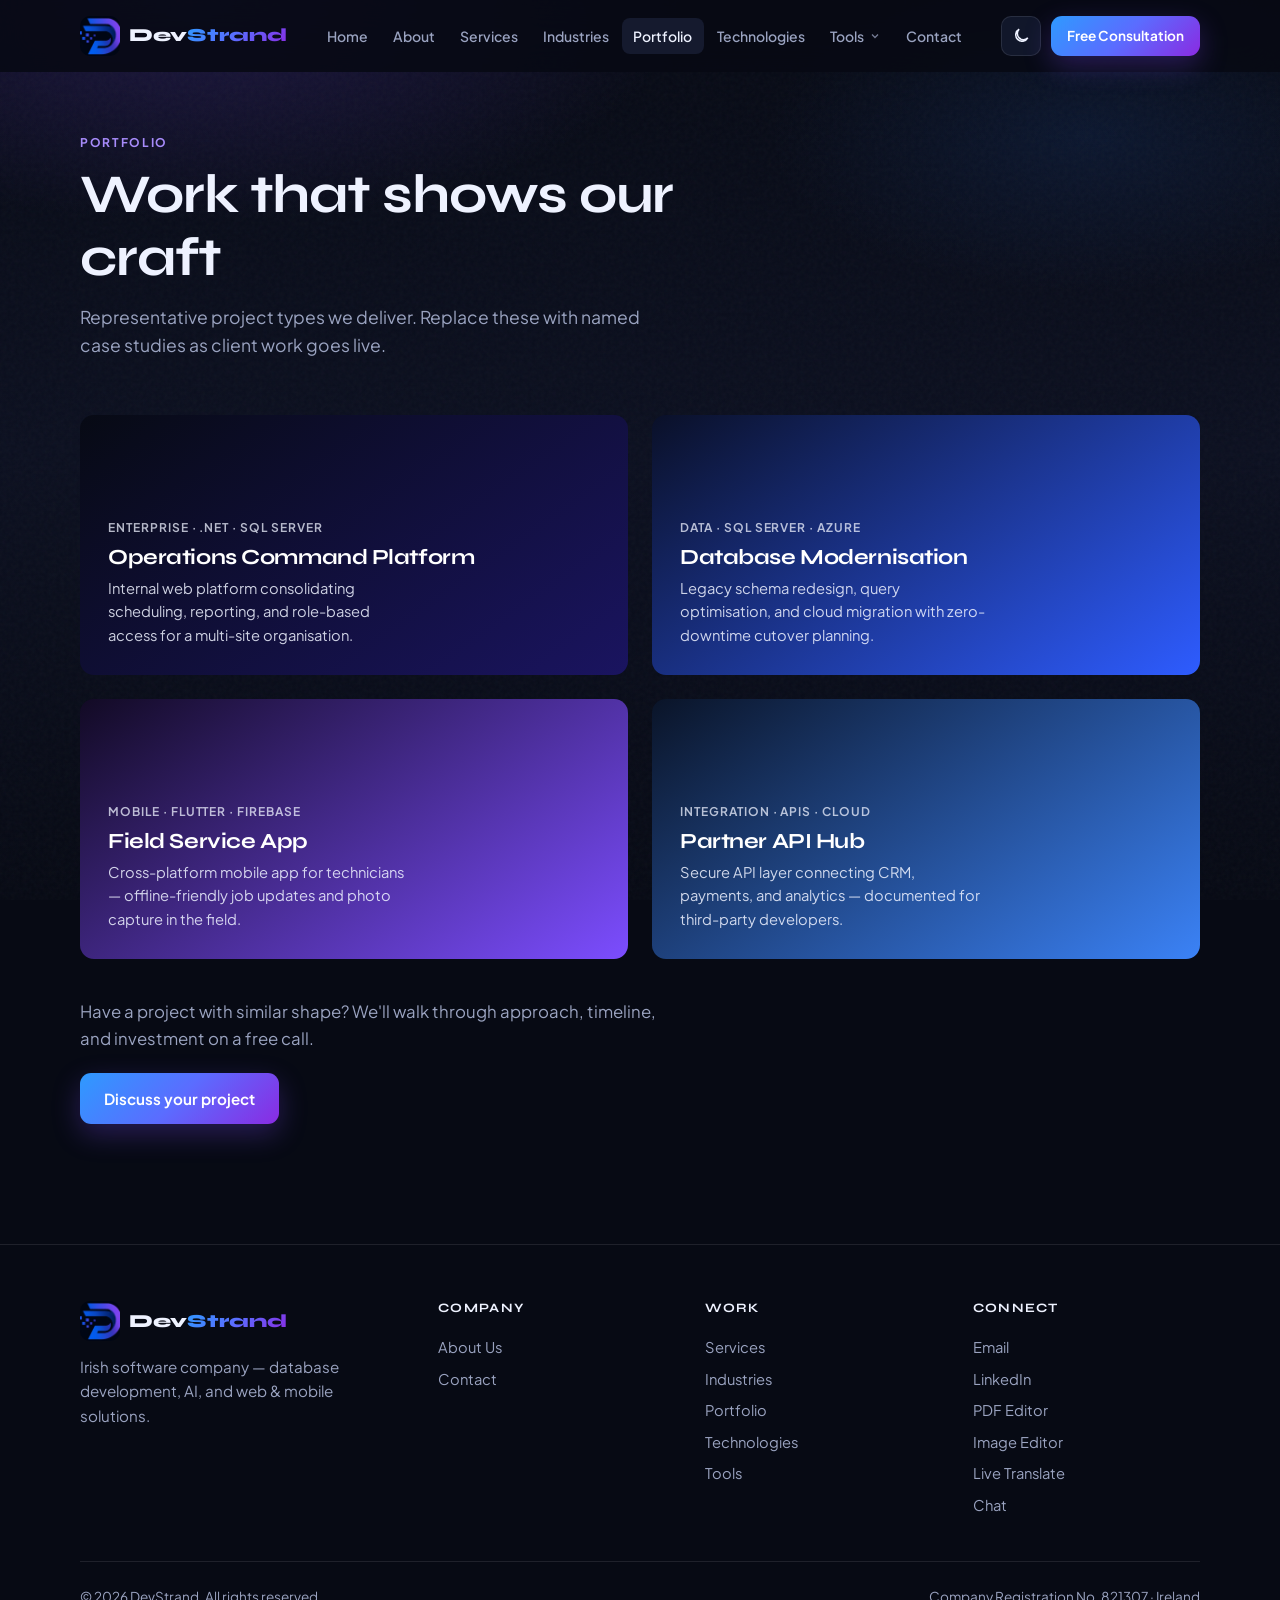
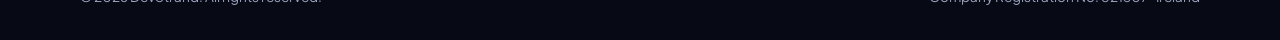
<file: portfolio.html>
<!DOCTYPE html>
<html lang="en">
<head>
  <meta charset="UTF-8" />
  <meta name="viewport" content="width=device-width, initial-scale=1.0" />
  <title>Portfolio — DEVSTRAND</title>
  <meta name="description" content="Selected DEVSTRAND project types: enterprise platforms, database modernisation, mobile products, and cloud integrations." />
  <link rel="canonical" href="https://devstrand.com/portfolio.html" />
  <link rel="preconnect" href="https://fonts.googleapis.com" />
  <link rel="preconnect" href="https://fonts.gstatic.com" crossorigin />
  <link href="https://fonts.googleapis.com/css2?family=Plus+Jakarta+Sans:wght@400;500;600;700&family=Syne:wght@600;700;800&display=swap" rel="stylesheet" />
  <link rel="stylesheet" href="css/styles.css" />
  <link rel="icon" href="assets/logo-icon.png" type="image/png" />
</head>
<body>
  <div class="page-bg" aria-hidden="true"></div>
  <div class="noise" aria-hidden="true"></div>

  <header class="site-header">
    <div class="container header-inner">
      <a class="logo" href="index.html" aria-label="DevStrand home">
        <img class="logo-icon" src="assets/logo-icon.png" alt="" width="40" height="40" />
        <span class="logo-text">Dev<span>Strand</span></span>
      </a>
      <nav class="nav" data-nav aria-label="Primary">
        <a href="index.html">Home</a>
        <a href="about.html">About</a>
        <a href="services.html">Services</a>
        <a href="industries.html">Industries</a>
        <a href="portfolio.html">Portfolio</a>
        <a href="technologies.html">Technologies</a>
        <div class="nav-item has-dropdown" data-nav-dropdown>
          <button type="button" class="nav-link nav-dropdown-toggle" data-nav-dropdown-toggle aria-expanded="false" aria-haspopup="true">
            Tools
            <svg class="nav-caret" width="12" height="12" viewBox="0 0 24 24" fill="none" stroke="currentColor" stroke-width="2.5" aria-hidden="true"><path d="M6 9l6 6 6-6"/></svg>
          </button>
          <div class="nav-dropdown" role="menu">
            <a href="https://tools.devstrand.com/" target="_blank" rel="noopener noreferrer" role="menuitem">PDF Editor</a>
            <a href="https://image.devstrand.com/" target="_blank" rel="noopener noreferrer" role="menuitem">Image Editor</a>
            <a href="https://livetranslate.devstrand.com/" target="_blank" rel="noopener noreferrer" role="menuitem">Live Translate</a>
            <a href="https://chat.devstrand.com/" target="_blank" rel="noopener noreferrer" role="menuitem">Chat</a>
          </div>
        </div>
        <a href="contact.html">Contact</a>
      </nav>
      <div class="header-actions">
        <button class="theme-toggle" type="button" data-theme-toggle aria-label="Toggle colour theme">
          <svg class="icon-sun" width="18" height="18" viewBox="0 0 24 24" fill="none" stroke="currentColor" stroke-width="2"><circle cx="12" cy="12" r="4"/><path d="M12 2v2M12 20v2M4.93 4.93l1.41 1.41M17.66 17.66l1.41 1.41M2 12h2M20 12h2M4.93 19.07l1.41-1.41M17.66 6.34l1.41-1.41"/></svg>
          <svg class="icon-moon" width="18" height="18" viewBox="0 0 24 24" fill="none" stroke="currentColor" stroke-width="2"><path d="M21 14.5A8.5 8.5 0 1 1 9.5 3a7 7 0 0 0 11.5 11.5z"/></svg>
        </button>
        <a class="btn btn-primary btn-sm" href="contact.html">Free Consultation</a>
        <button class="nav-toggle" type="button" data-nav-toggle aria-label="Open menu" aria-expanded="false">
          <span></span><span></span><span></span>
        </button>
      </div>
    </div>
  </header>

  <main>
    <section class="page-hero">
      <div class="container">
        <span class="section-label">Portfolio</span>
        <h1>Work that shows our craft</h1>
        <p>Representative project types we deliver. Replace these with named case studies as client work goes live.</p>
      </div>
    </section>

    <section class="section" style="padding-top: 0">
      <div class="container">
        <div class="portfolio-grid">
          <article class="portfolio-item reveal">
            <span class="tag">Enterprise · .NET · SQL Server</span>
            <h3>Operations Command Platform</h3>
            <p>Internal web platform consolidating scheduling, reporting, and role-based access for a multi-site organisation.</p>
          </article>
          <article class="portfolio-item reveal reveal-delay-1">
            <span class="tag">Data · SQL Server · Azure</span>
            <h3>Database Modernisation</h3>
            <p>Legacy schema redesign, query optimisation, and cloud migration with zero-downtime cutover planning.</p>
          </article>
          <article class="portfolio-item reveal">
            <span class="tag">Mobile · Flutter · Firebase</span>
            <h3>Field Service App</h3>
            <p>Cross-platform mobile app for technicians — offline-friendly job updates and photo capture in the field.</p>
          </article>
          <article class="portfolio-item reveal reveal-delay-1">
            <span class="tag">Integration · APIs · Cloud</span>
            <h3>Partner API Hub</h3>
            <p>Secure API layer connecting CRM, payments, and analytics — documented for third-party developers.</p>
          </article>
        </div>
        <p class="section-lead reveal" style="margin-top: 2.5rem">Have a project with similar shape? We'll walk through approach, timeline, and investment on a free call.</p>
        <div class="reveal" style="margin-top: 1.25rem">
          <a class="btn btn-primary" href="contact.html">Discuss your project</a>
        </div>
      </div>
    </section>
  </main>

  <footer class="site-footer">
    <div class="container">
      <div class="footer-grid">
        <div class="footer-brand">
          <a class="logo" href="index.html"><img class="logo-icon" src="assets/logo-icon.png" alt="" width="40" height="40" /><span class="logo-text">Dev<span>Strand</span></span></a>
          <p>Irish software company — database development, AI, and web &amp; mobile solutions.</p>
        </div>
        <div class="footer-col">
          <h4>Company</h4>
          <a href="about.html">About Us</a>
          <a href="contact.html">Contact</a>
        </div>
        <div class="footer-col">
          <h4>Work</h4>
          <a href="services.html">Services</a>
          <a href="industries.html">Industries</a>
          <a href="portfolio.html">Portfolio</a>
          <a href="technologies.html">Technologies</a>
          <a href="tools.html">Tools</a>
        </div>
        <div class="footer-col">
          <h4>Connect</h4>
          <a href="mailto:info@devstrand.com">Email</a>
          <a href="https://www.linkedin.com/company/devstrand" target="_blank" rel="noopener noreferrer">LinkedIn</a>
          <a href="https://tools.devstrand.com/" target="_blank" rel="noopener noreferrer">PDF Editor</a>
          <a href="https://image.devstrand.com/" target="_blank" rel="noopener noreferrer">Image Editor</a>
          <a href="https://livetranslate.devstrand.com/" target="_blank" rel="noopener noreferrer">Live Translate</a>
          <a href="https://chat.devstrand.com/" target="_blank" rel="noopener noreferrer">Chat</a>
        </div>
      </div>
      <div class="footer-bottom">
        <span>© <span data-year></span> DevStrand. All rights reserved.</span>
        <span>Company Registration No. 821307 · Ireland</span>
      </div>
    </div>
  </footer>
  <script src="js/main.js"></script>
</body>
</html>
</file>
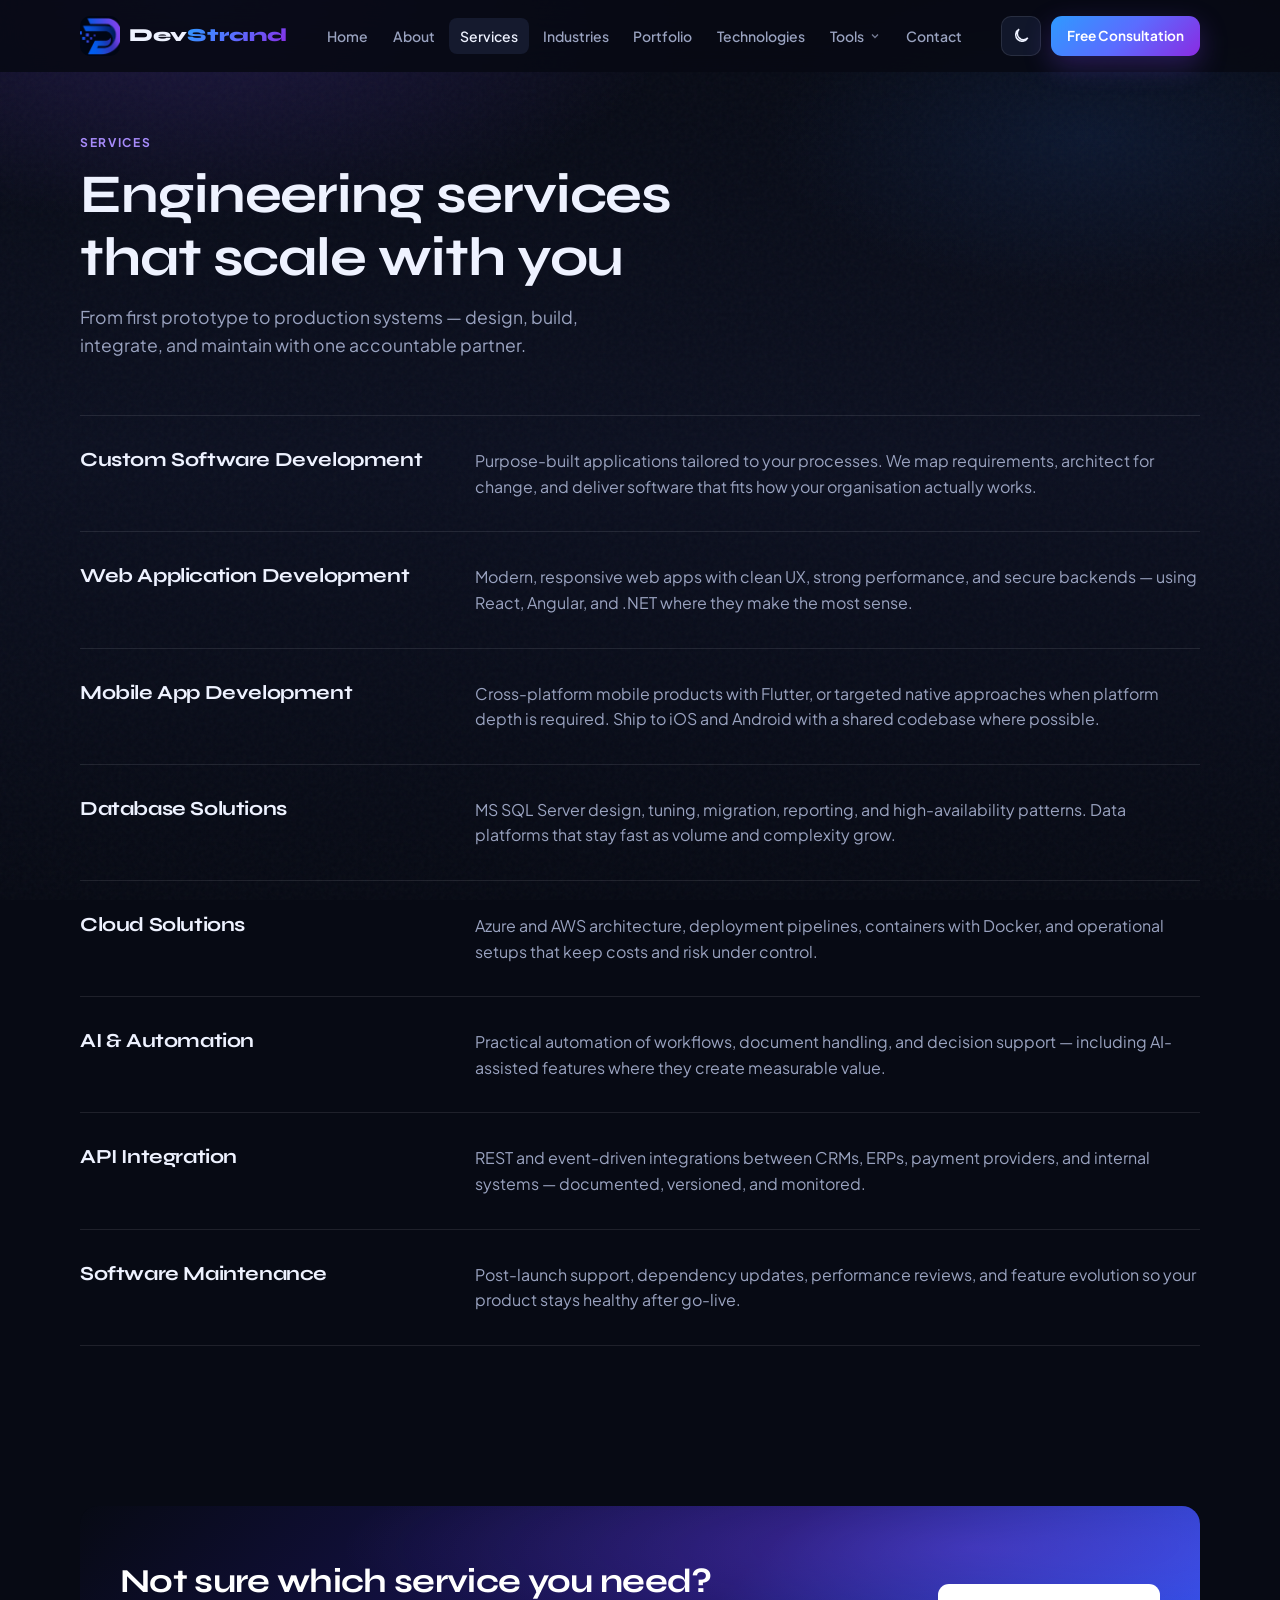
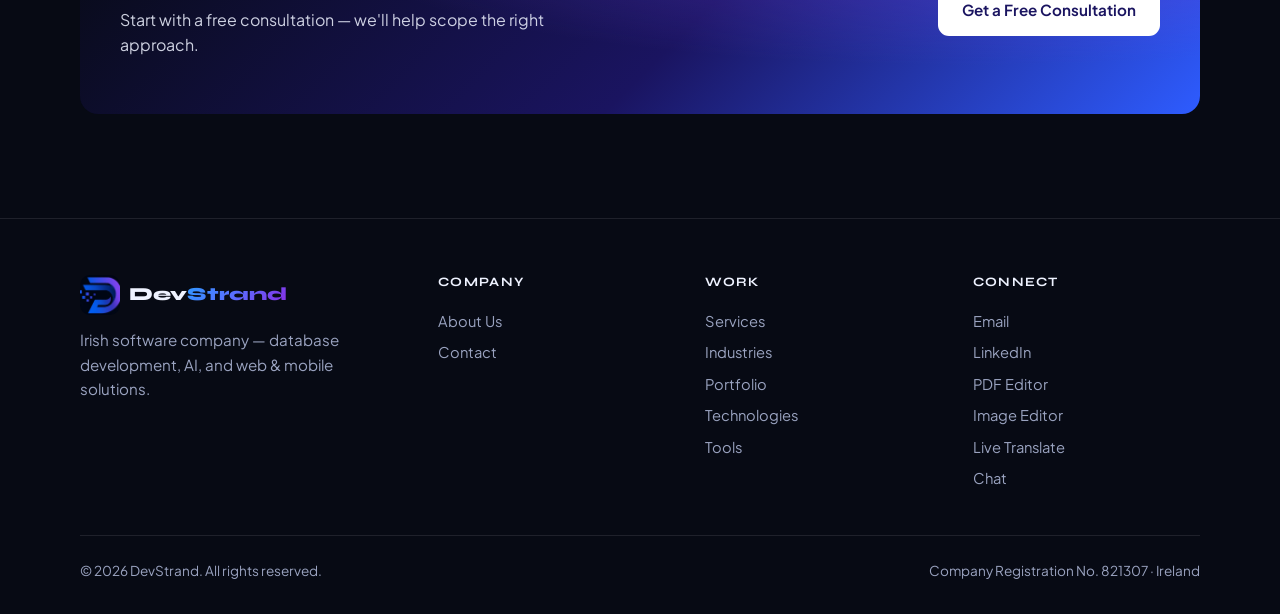
<file: services.html>
<!DOCTYPE html>
<html lang="en">
<head>
  <meta charset="UTF-8" />
  <meta name="viewport" content="width=device-width, initial-scale=1.0" />
  <title>Services — DEVSTRAND</title>
  <meta name="description" content="Custom software, web and mobile apps, SQL Server database solutions, cloud, AI automation, API integration, and software maintenance from DEVSTRAND." />
  <link rel="canonical" href="https://devstrand.com/services.html" />
  <link rel="preconnect" href="https://fonts.googleapis.com" />
  <link rel="preconnect" href="https://fonts.gstatic.com" crossorigin />
  <link href="https://fonts.googleapis.com/css2?family=Plus+Jakarta+Sans:wght@400;500;600;700&family=Syne:wght@600;700;800&display=swap" rel="stylesheet" />
  <link rel="stylesheet" href="css/styles.css" />
  <link rel="icon" href="assets/logo-icon.png" type="image/png" />
</head>
<body>
  <div class="page-bg" aria-hidden="true"></div>
  <div class="noise" aria-hidden="true"></div>

  <header class="site-header">
    <div class="container header-inner">
      <a class="logo" href="index.html" aria-label="DevStrand home">
        <img class="logo-icon" src="assets/logo-icon.png" alt="" width="40" height="40" />
        <span class="logo-text">Dev<span>Strand</span></span>
      </a>
      <nav class="nav" data-nav aria-label="Primary">
        <a href="index.html">Home</a>
        <a href="about.html">About</a>
        <a href="services.html">Services</a>
        <a href="industries.html">Industries</a>
        <a href="portfolio.html">Portfolio</a>
        <a href="technologies.html">Technologies</a>
        <div class="nav-item has-dropdown" data-nav-dropdown>
          <button type="button" class="nav-link nav-dropdown-toggle" data-nav-dropdown-toggle aria-expanded="false" aria-haspopup="true">
            Tools
            <svg class="nav-caret" width="12" height="12" viewBox="0 0 24 24" fill="none" stroke="currentColor" stroke-width="2.5" aria-hidden="true"><path d="M6 9l6 6 6-6"/></svg>
          </button>
          <div class="nav-dropdown" role="menu">
            <a href="https://tools.devstrand.com/" target="_blank" rel="noopener noreferrer" role="menuitem">PDF Editor</a>
            <a href="https://image.devstrand.com/" target="_blank" rel="noopener noreferrer" role="menuitem">Image Editor</a>
            <a href="https://livetranslate.devstrand.com/" target="_blank" rel="noopener noreferrer" role="menuitem">Live Translate</a>
            <a href="https://chat.devstrand.com/" target="_blank" rel="noopener noreferrer" role="menuitem">Chat</a>
          </div>
        </div>
        <a href="contact.html">Contact</a>
      </nav>
      <div class="header-actions">
        <button class="theme-toggle" type="button" data-theme-toggle aria-label="Toggle colour theme">
          <svg class="icon-sun" width="18" height="18" viewBox="0 0 24 24" fill="none" stroke="currentColor" stroke-width="2"><circle cx="12" cy="12" r="4"/><path d="M12 2v2M12 20v2M4.93 4.93l1.41 1.41M17.66 17.66l1.41 1.41M2 12h2M20 12h2M4.93 19.07l1.41-1.41M17.66 6.34l1.41-1.41"/></svg>
          <svg class="icon-moon" width="18" height="18" viewBox="0 0 24 24" fill="none" stroke="currentColor" stroke-width="2"><path d="M21 14.5A8.5 8.5 0 1 1 9.5 3a7 7 0 0 0 11.5 11.5z"/></svg>
        </button>
        <a class="btn btn-primary btn-sm" href="contact.html">Free Consultation</a>
        <button class="nav-toggle" type="button" data-nav-toggle aria-label="Open menu" aria-expanded="false">
          <span></span><span></span><span></span>
        </button>
      </div>
    </div>
  </header>

  <main>
    <section class="page-hero">
      <div class="container">
        <span class="section-label">Services</span>
        <h1>Engineering services that scale with you</h1>
        <p>From first prototype to production systems — design, build, integrate, and maintain with one accountable partner.</p>
      </div>
    </section>

    <section class="section" style="padding-top: 0">
      <div class="container">
        <div class="feature-list">
          <div class="feature-row reveal">
            <h3>Custom Software Development</h3>
            <p>Purpose-built applications tailored to your processes. We map requirements, architect for change, and deliver software that fits how your organisation actually works.</p>
          </div>
          <div class="feature-row reveal">
            <h3>Web Application Development</h3>
            <p>Modern, responsive web apps with clean UX, strong performance, and secure backends — using React, Angular, and .NET where they make the most sense.</p>
          </div>
          <div class="feature-row reveal">
            <h3>Mobile App Development</h3>
            <p>Cross-platform mobile products with Flutter, or targeted native approaches when platform depth is required. Ship to iOS and Android with a shared codebase where possible.</p>
          </div>
          <div class="feature-row reveal">
            <h3>Database Solutions</h3>
            <p>MS SQL Server design, tuning, migration, reporting, and high-availability patterns. Data platforms that stay fast as volume and complexity grow.</p>
          </div>
          <div class="feature-row reveal">
            <h3>Cloud Solutions</h3>
            <p>Azure and AWS architecture, deployment pipelines, containers with Docker, and operational setups that keep costs and risk under control.</p>
          </div>
          <div class="feature-row reveal">
            <h3>AI &amp; Automation</h3>
            <p>Practical automation of workflows, document handling, and decision support — including AI-assisted features where they create measurable value.</p>
          </div>
          <div class="feature-row reveal">
            <h3>API Integration</h3>
            <p>REST and event-driven integrations between CRMs, ERPs, payment providers, and internal systems — documented, versioned, and monitored.</p>
          </div>
          <div class="feature-row reveal">
            <h3>Software Maintenance</h3>
            <p>Post-launch support, dependency updates, performance reviews, and feature evolution so your product stays healthy after go-live.</p>
          </div>
        </div>
      </div>
    </section>

    <section class="cta-band">
      <div class="container">
        <div class="cta-band-inner reveal">
          <div>
            <h2>Not sure which service you need?</h2>
            <p>Start with a free consultation — we'll help scope the right approach.</p>
          </div>
          <a class="btn btn-primary" href="contact.html">Get a Free Consultation</a>
        </div>
      </div>
    </section>
  </main>

  <footer class="site-footer">
    <div class="container">
      <div class="footer-grid">
        <div class="footer-brand">
          <a class="logo" href="index.html"><img class="logo-icon" src="assets/logo-icon.png" alt="" width="40" height="40" /><span class="logo-text">Dev<span>Strand</span></span></a>
          <p>Irish software company — database development, AI, and web &amp; mobile solutions.</p>
        </div>
        <div class="footer-col">
          <h4>Company</h4>
          <a href="about.html">About Us</a>
          <a href="contact.html">Contact</a>
        </div>
        <div class="footer-col">
          <h4>Work</h4>
          <a href="services.html">Services</a>
          <a href="industries.html">Industries</a>
          <a href="portfolio.html">Portfolio</a>
          <a href="technologies.html">Technologies</a>
          <a href="tools.html">Tools</a>
        </div>
        <div class="footer-col">
          <h4>Connect</h4>
          <a href="mailto:info@devstrand.com">Email</a>
          <a href="https://www.linkedin.com/company/devstrand" target="_blank" rel="noopener noreferrer">LinkedIn</a>
          <a href="https://tools.devstrand.com/" target="_blank" rel="noopener noreferrer">PDF Editor</a>
          <a href="https://image.devstrand.com/" target="_blank" rel="noopener noreferrer">Image Editor</a>
          <a href="https://livetranslate.devstrand.com/" target="_blank" rel="noopener noreferrer">Live Translate</a>
          <a href="https://chat.devstrand.com/" target="_blank" rel="noopener noreferrer">Chat</a>
        </div>
      </div>
      <div class="footer-bottom">
        <span>© <span data-year></span> DevStrand. All rights reserved.</span>
        <span>Company Registration No. 821307 · Ireland</span>
      </div>
    </div>
  </footer>
  <script src="js/main.js"></script>
</body>
</html>
</file>
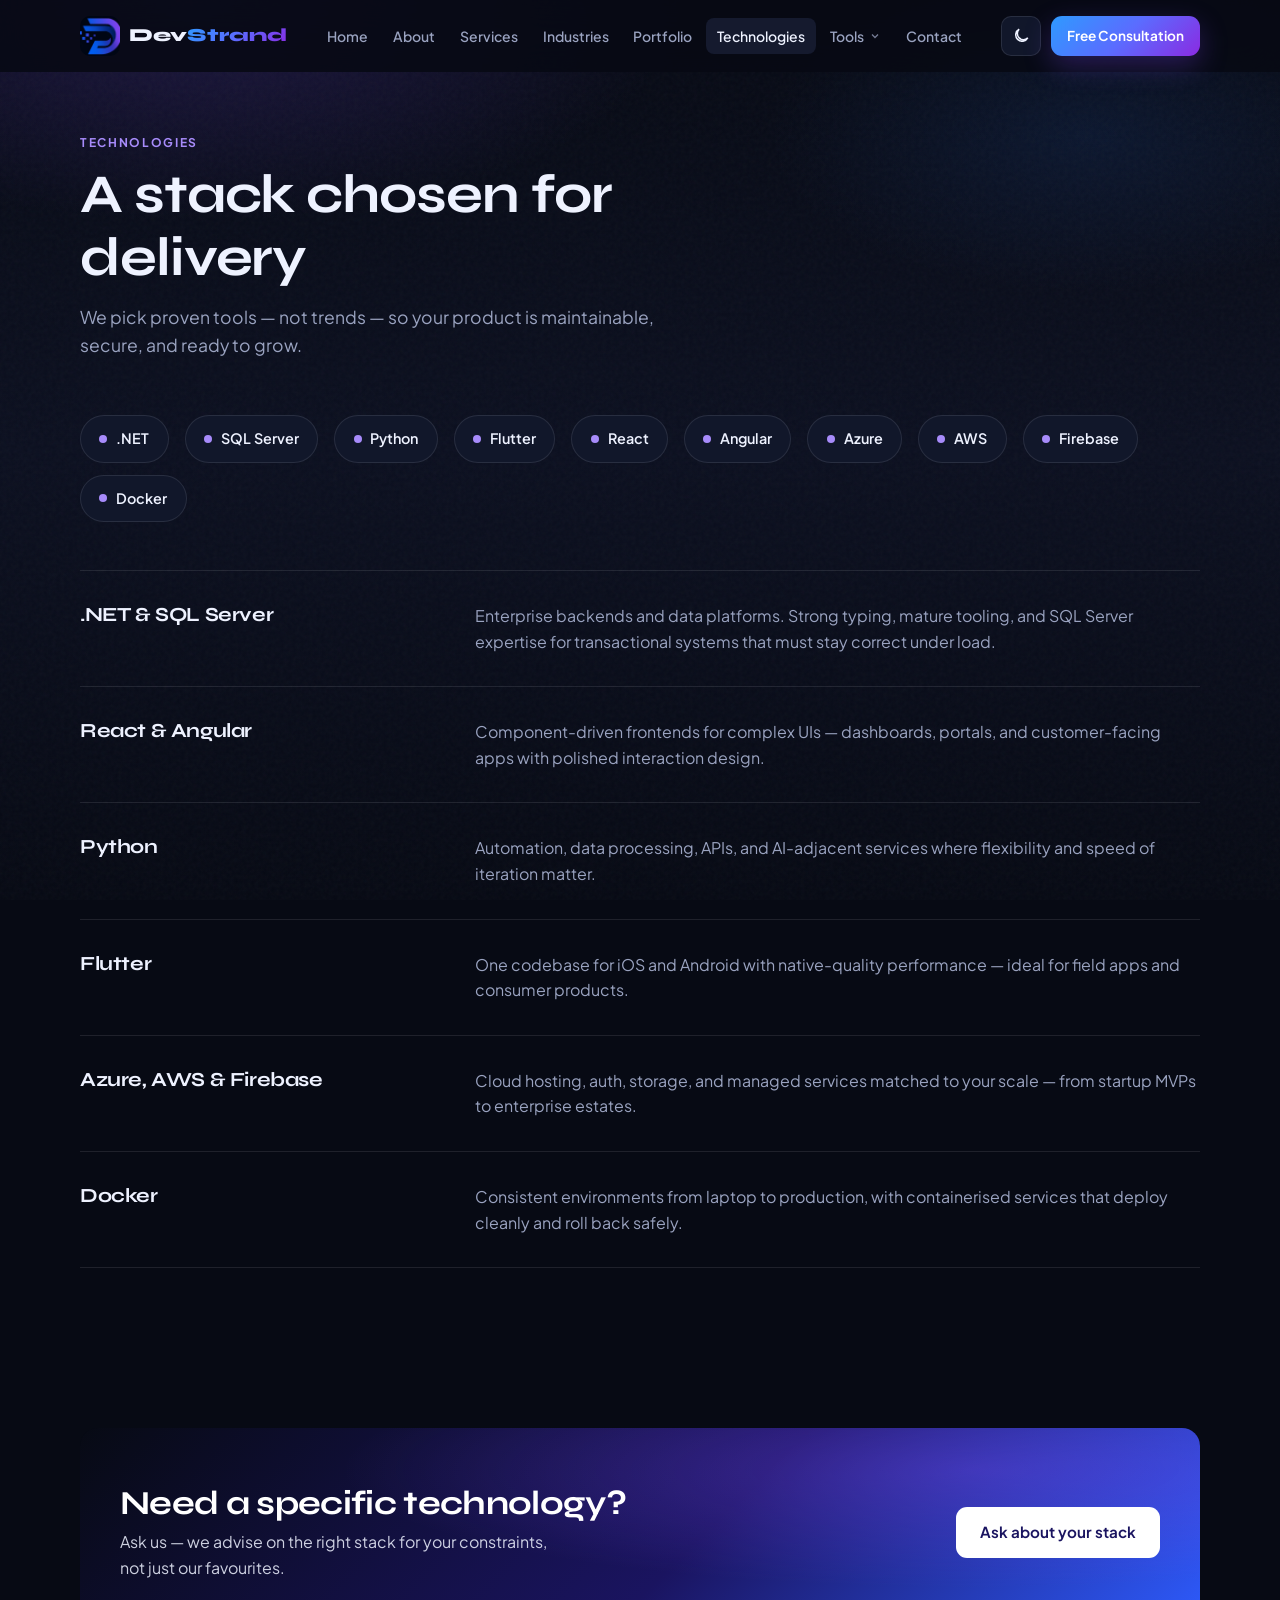
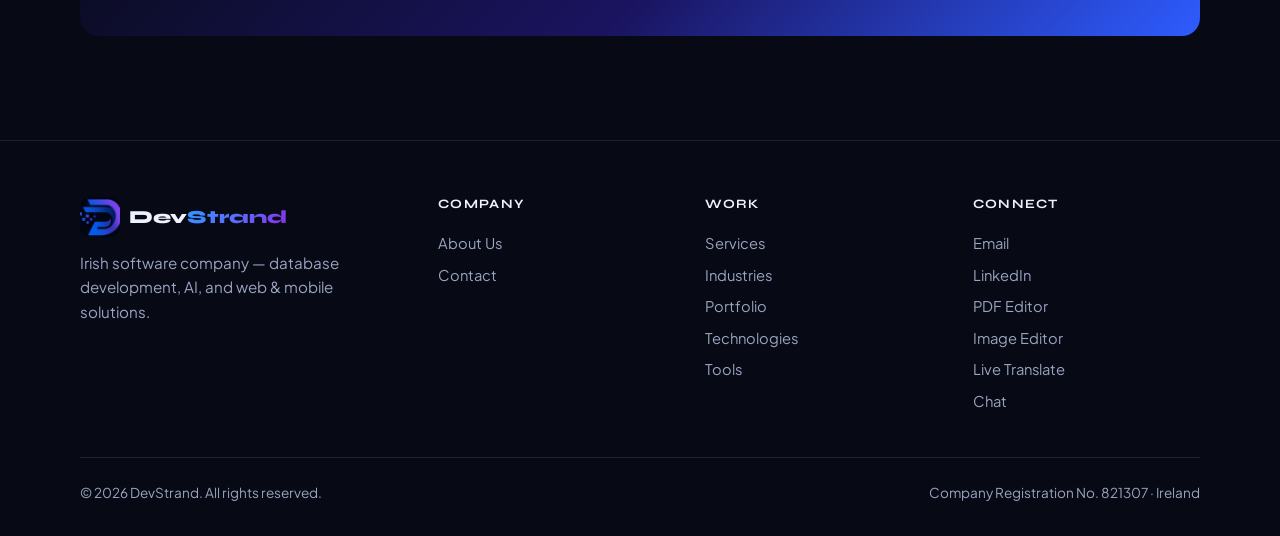
<file: technologies.html>
<!DOCTYPE html>
<html lang="en">
<head>
  <meta charset="UTF-8" />
  <meta name="viewport" content="width=device-width, initial-scale=1.0" />
  <title>Technologies — DEVSTRAND</title>
  <meta name="description" content="DEVSTRAND technology stack: .NET, SQL Server, Python, Flutter, React, Angular, Azure, AWS, Firebase, and Docker." />
  <link rel="canonical" href="https://devstrand.com/technologies.html" />
  <link rel="preconnect" href="https://fonts.googleapis.com" />
  <link rel="preconnect" href="https://fonts.gstatic.com" crossorigin />
  <link href="https://fonts.googleapis.com/css2?family=Plus+Jakarta+Sans:wght@400;500;600;700&family=Syne:wght@600;700;800&display=swap" rel="stylesheet" />
  <link rel="stylesheet" href="css/styles.css" />
  <link rel="icon" href="assets/logo-icon.png" type="image/png" />
</head>
<body>
  <div class="page-bg" aria-hidden="true"></div>
  <div class="noise" aria-hidden="true"></div>

  <header class="site-header">
    <div class="container header-inner">
      <a class="logo" href="index.html" aria-label="DevStrand home">
        <img class="logo-icon" src="assets/logo-icon.png" alt="" width="40" height="40" />
        <span class="logo-text">Dev<span>Strand</span></span>
      </a>
      <nav class="nav" data-nav aria-label="Primary">
        <a href="index.html">Home</a>
        <a href="about.html">About</a>
        <a href="services.html">Services</a>
        <a href="industries.html">Industries</a>
        <a href="portfolio.html">Portfolio</a>
        <a href="technologies.html">Technologies</a>
        <div class="nav-item has-dropdown" data-nav-dropdown>
          <button type="button" class="nav-link nav-dropdown-toggle" data-nav-dropdown-toggle aria-expanded="false" aria-haspopup="true">
            Tools
            <svg class="nav-caret" width="12" height="12" viewBox="0 0 24 24" fill="none" stroke="currentColor" stroke-width="2.5" aria-hidden="true"><path d="M6 9l6 6 6-6"/></svg>
          </button>
          <div class="nav-dropdown" role="menu">
            <a href="https://tools.devstrand.com/" target="_blank" rel="noopener noreferrer" role="menuitem">PDF Editor</a>
            <a href="https://image.devstrand.com/" target="_blank" rel="noopener noreferrer" role="menuitem">Image Editor</a>
            <a href="https://livetranslate.devstrand.com/" target="_blank" rel="noopener noreferrer" role="menuitem">Live Translate</a>
            <a href="https://chat.devstrand.com/" target="_blank" rel="noopener noreferrer" role="menuitem">Chat</a>
          </div>
        </div>
        <a href="contact.html">Contact</a>
      </nav>
      <div class="header-actions">
        <button class="theme-toggle" type="button" data-theme-toggle aria-label="Toggle colour theme">
          <svg class="icon-sun" width="18" height="18" viewBox="0 0 24 24" fill="none" stroke="currentColor" stroke-width="2"><circle cx="12" cy="12" r="4"/><path d="M12 2v2M12 20v2M4.93 4.93l1.41 1.41M17.66 17.66l1.41 1.41M2 12h2M20 12h2M4.93 19.07l1.41-1.41M17.66 6.34l1.41-1.41"/></svg>
          <svg class="icon-moon" width="18" height="18" viewBox="0 0 24 24" fill="none" stroke="currentColor" stroke-width="2"><path d="M21 14.5A8.5 8.5 0 1 1 9.5 3a7 7 0 0 0 11.5 11.5z"/></svg>
        </button>
        <a class="btn btn-primary btn-sm" href="contact.html">Free Consultation</a>
        <button class="nav-toggle" type="button" data-nav-toggle aria-label="Open menu" aria-expanded="false">
          <span></span><span></span><span></span>
        </button>
      </div>
    </div>
  </header>

  <main>
    <section class="page-hero">
      <div class="container">
        <span class="section-label">Technologies</span>
        <h1>A stack chosen for delivery</h1>
        <p>We pick proven tools — not trends — so your product is maintainable, secure, and ready to grow.</p>
      </div>
    </section>

    <section class="section" style="padding-top: 0">
      <div class="container">
        <div class="tech-strip reveal" style="justify-content: flex-start; margin-bottom: 3rem">
          <span class="tech-pill"><span class="tech-dot"></span>.NET</span>
          <span class="tech-pill"><span class="tech-dot"></span>SQL Server</span>
          <span class="tech-pill"><span class="tech-dot"></span>Python</span>
          <span class="tech-pill"><span class="tech-dot"></span>Flutter</span>
          <span class="tech-pill"><span class="tech-dot"></span>React</span>
          <span class="tech-pill"><span class="tech-dot"></span>Angular</span>
          <span class="tech-pill"><span class="tech-dot"></span>Azure</span>
          <span class="tech-pill"><span class="tech-dot"></span>AWS</span>
          <span class="tech-pill"><span class="tech-dot"></span>Firebase</span>
          <span class="tech-pill"><span class="tech-dot"></span>Docker</span>
        </div>

        <div class="feature-list">
          <div class="feature-row reveal">
            <h3>.NET &amp; SQL Server</h3>
            <p>Enterprise backends and data platforms. Strong typing, mature tooling, and SQL Server expertise for transactional systems that must stay correct under load.</p>
          </div>
          <div class="feature-row reveal">
            <h3>React &amp; Angular</h3>
            <p>Component-driven frontends for complex UIs — dashboards, portals, and customer-facing apps with polished interaction design.</p>
          </div>
          <div class="feature-row reveal">
            <h3>Python</h3>
            <p>Automation, data processing, APIs, and AI-adjacent services where flexibility and speed of iteration matter.</p>
          </div>
          <div class="feature-row reveal">
            <h3>Flutter</h3>
            <p>One codebase for iOS and Android with native-quality performance — ideal for field apps and consumer products.</p>
          </div>
          <div class="feature-row reveal">
            <h3>Azure, AWS &amp; Firebase</h3>
            <p>Cloud hosting, auth, storage, and managed services matched to your scale — from startup MVPs to enterprise estates.</p>
          </div>
          <div class="feature-row reveal">
            <h3>Docker</h3>
            <p>Consistent environments from laptop to production, with containerised services that deploy cleanly and roll back safely.</p>
          </div>
        </div>
      </div>
    </section>

    <section class="cta-band">
      <div class="container">
        <div class="cta-band-inner reveal">
          <div>
            <h2>Need a specific technology?</h2>
            <p>Ask us — we advise on the right stack for your constraints, not just our favourites.</p>
          </div>
          <a class="btn btn-primary" href="contact.html">Ask about your stack</a>
        </div>
      </div>
    </section>
  </main>

  <footer class="site-footer">
    <div class="container">
      <div class="footer-grid">
        <div class="footer-brand">
          <a class="logo" href="index.html"><img class="logo-icon" src="assets/logo-icon.png" alt="" width="40" height="40" /><span class="logo-text">Dev<span>Strand</span></span></a>
          <p>Irish software company — database development, AI, and web &amp; mobile solutions.</p>
        </div>
        <div class="footer-col">
          <h4>Company</h4>
          <a href="about.html">About Us</a>
          <a href="contact.html">Contact</a>
        </div>
        <div class="footer-col">
          <h4>Work</h4>
          <a href="services.html">Services</a>
          <a href="industries.html">Industries</a>
          <a href="portfolio.html">Portfolio</a>
          <a href="technologies.html">Technologies</a>
          <a href="tools.html">Tools</a>
        </div>
        <div class="footer-col">
          <h4>Connect</h4>
          <a href="mailto:info@devstrand.com">Email</a>
          <a href="https://www.linkedin.com/company/devstrand" target="_blank" rel="noopener noreferrer">LinkedIn</a>
          <a href="https://tools.devstrand.com/" target="_blank" rel="noopener noreferrer">PDF Editor</a>
          <a href="https://image.devstrand.com/" target="_blank" rel="noopener noreferrer">Image Editor</a>
          <a href="https://livetranslate.devstrand.com/" target="_blank" rel="noopener noreferrer">Live Translate</a>
          <a href="https://chat.devstrand.com/" target="_blank" rel="noopener noreferrer">Chat</a>
        </div>
      </div>
      <div class="footer-bottom">
        <span>© <span data-year></span> DevStrand. All rights reserved.</span>
        <span>Company Registration No. 821307 · Ireland</span>
      </div>
    </div>
  </footer>
  <script src="js/main.js"></script>
</body>
</html>
</file>
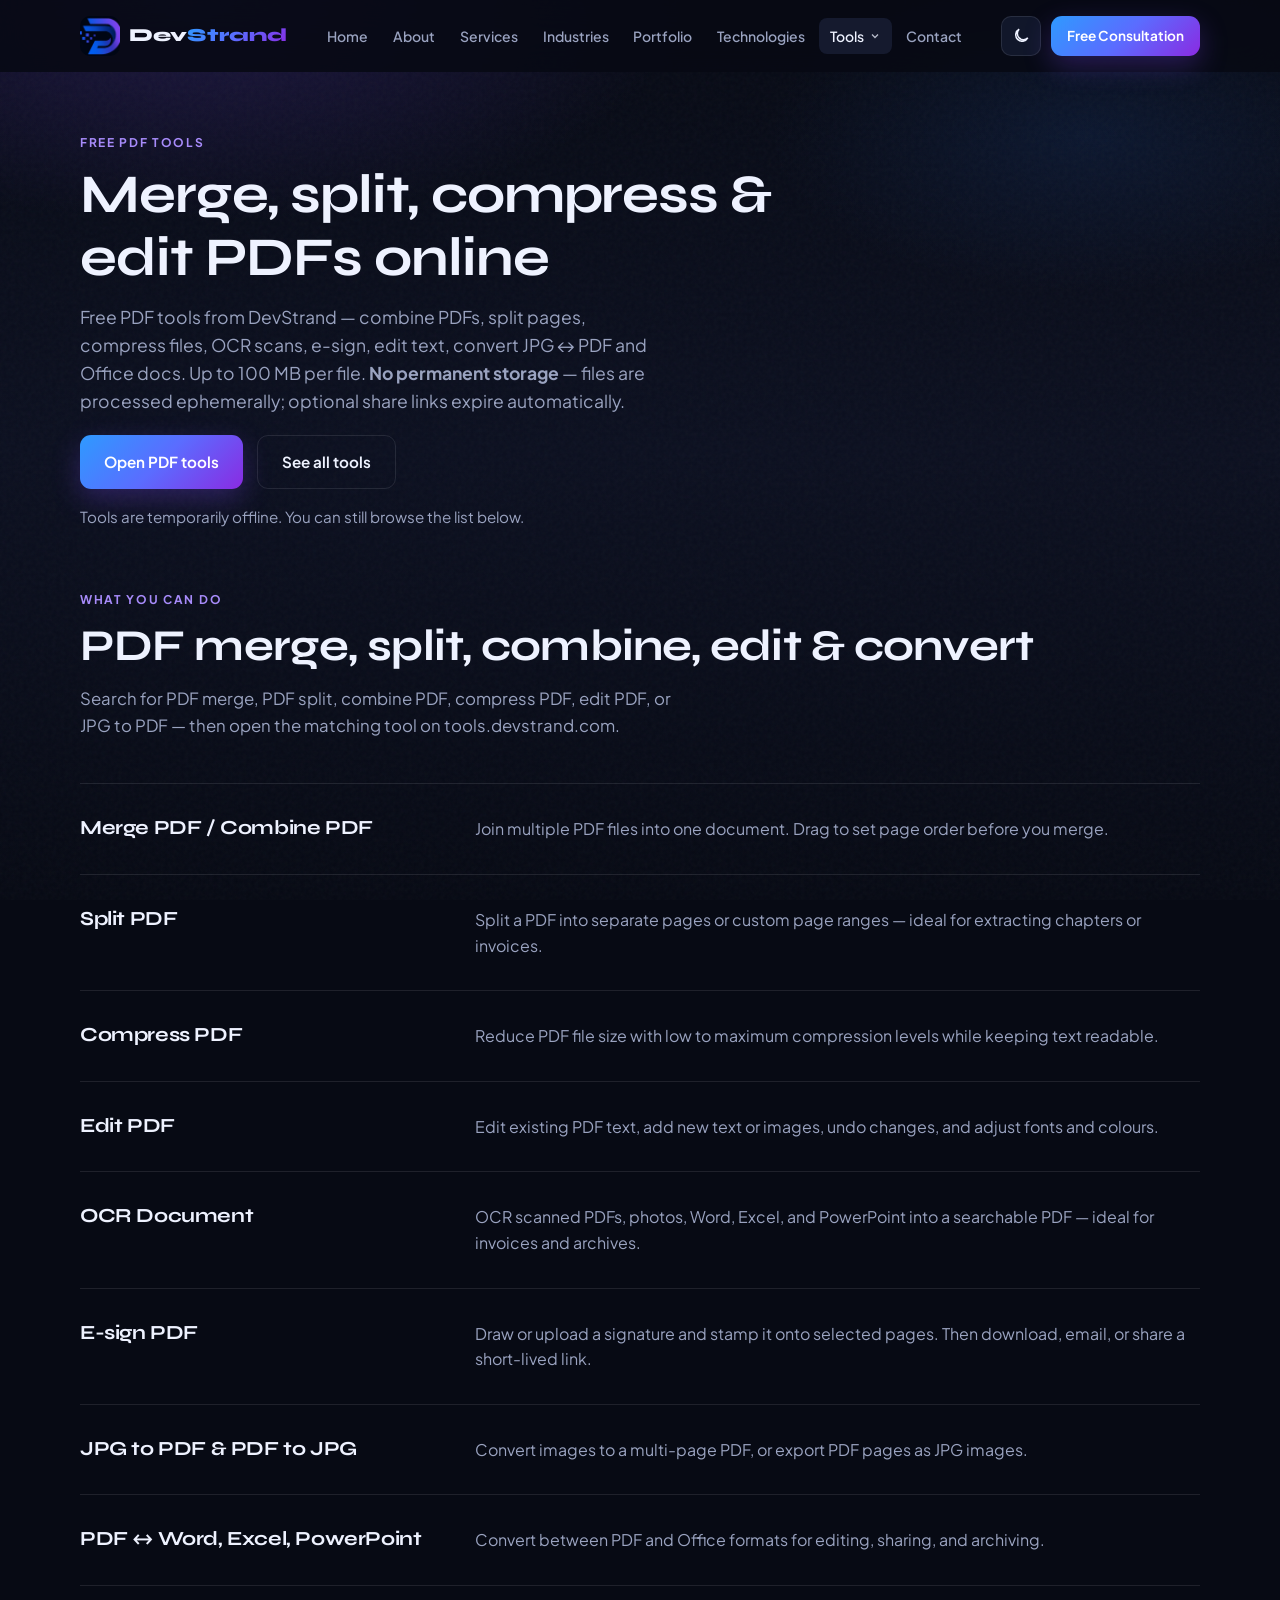
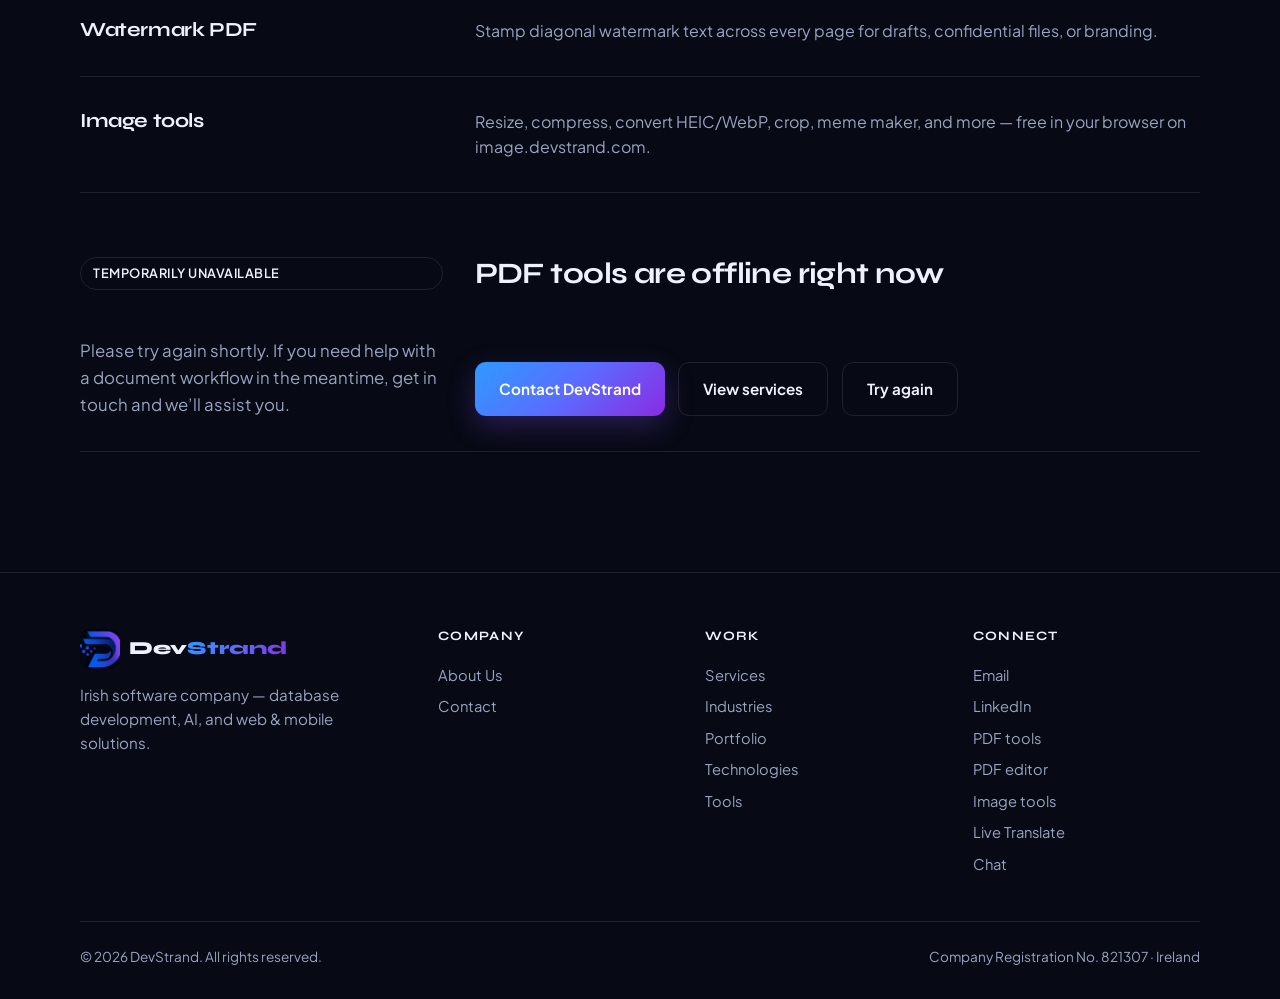
<file: tools.html>
<!DOCTYPE html>
<html lang="en">
<head>
  <meta charset="UTF-8" />
  <meta name="viewport" content="width=device-width, initial-scale=1.0" />
  <title>Free PDF Merge, Split, Compress &amp; Edit Tools | DevStrand</title>
  <meta name="description" content="Free online PDF tools from DevStrand: merge, split, compress, edit, OCR, e-sign, JPG to PDF, and more. Also free image tools on image.devstrand.com. No permanent storage." />
  <meta name="keywords" content="PDF merge, merge PDF, combine PDF, split PDF, compress PDF, edit PDF, OCR PDF, e-sign PDF, JPG to PDF, free PDF tools, online PDF editor" />
  <link rel="canonical" href="https://devstrand.com/tools.html" />
  <meta property="og:type" content="website" />
  <meta property="og:title" content="Free PDF Merge, Split, Compress &amp; Edit Tools | DevStrand" />
  <meta property="og:description" content="Merge, split, combine, compress, and edit PDFs online. Also JPG↔PDF, Word, Excel, and PowerPoint conversion." />
  <meta property="og:image" content="https://devstrand.com/assets/logo.png" />
  <meta property="og:url" content="https://devstrand.com/tools.html" />
  <meta name="twitter:card" content="summary" />
  <meta name="twitter:title" content="Free PDF Tools — Merge, Split, Compress, Edit | DevStrand" />
  <meta name="twitter:description" content="Online PDF merge, split, compress, edit, JPG to PDF, and document conversion tools from DevStrand." />
  <link rel="preconnect" href="https://fonts.googleapis.com" />
  <link rel="preconnect" href="https://fonts.gstatic.com" crossorigin />
  <link href="https://fonts.googleapis.com/css2?family=Plus+Jakarta+Sans:wght@400;500;600;700&family=Syne:wght@600;700;800&display=swap" rel="stylesheet" />
  <link rel="stylesheet" href="css/styles.css" />
  <link rel="icon" href="assets/logo-icon.png" type="image/png" />
  <script type="application/ld+json">
  {
    "@context": "https://schema.org",
    "@type": "WebPage",
    "name": "Free PDF Merge, Split, Compress & Edit Tools",
    "url": "https://devstrand.com/tools.html",
    "description": "Free online PDF tools: merge PDF, combine PDF, split PDF, compress PDF, edit PDF, JPG to PDF, and document converters.",
    "isPartOf": { "@type": "WebSite", "name": "DevStrand", "url": "https://devstrand.com" },
    "mainEntity": {
      "@type": "ItemList",
      "itemListElement": [
        { "@type": "ListItem", "position": 1, "name": "Merge PDF / Combine PDF", "url": "https://tools.devstrand.com/merge" },
        { "@type": "ListItem", "position": 2, "name": "Split PDF", "url": "https://tools.devstrand.com/split" },
        { "@type": "ListItem", "position": 3, "name": "Compress PDF", "url": "https://tools.devstrand.com/compress" },
        { "@type": "ListItem", "position": 4, "name": "Edit PDF", "url": "https://pdf.devstrand.com/edit" },
        { "@type": "ListItem", "position": 5, "name": "OCR Document", "url": "https://tools.devstrand.com/ocr" },
        { "@type": "ListItem", "position": 6, "name": "E-sign PDF", "url": "https://tools.devstrand.com/esign" },
        { "@type": "ListItem", "position": 7, "name": "JPG to PDF", "url": "https://tools.devstrand.com/jpg-to-pdf" },
        { "@type": "ListItem", "position": 8, "name": "PDF to JPG", "url": "https://tools.devstrand.com/pdf-to-jpg" },
        { "@type": "ListItem", "position": 9, "name": "PDF to Word", "url": "https://tools.devstrand.com/pdf-to-word" },
        { "@type": "ListItem", "position": 10, "name": "Word to PDF", "url": "https://tools.devstrand.com/word-to-pdf" },
        { "@type": "ListItem", "position": 11, "name": "Image tools", "url": "https://image.devstrand.com/tools" }
      ]
    }
  }
  </script>
  <script type="application/ld+json">
  {
    "@context": "https://schema.org",
    "@type": "SoftwareApplication",
    "name": "DevStrand PDF Tools",
    "applicationCategory": "BusinessApplication",
    "operatingSystem": "Web",
    "url": "https://tools.devstrand.com/",
    "offers": { "@type": "Offer", "price": "0", "priceCurrency": "EUR" },
    "description": "Browser-based PDF merge, split, compress, edit, OCR, e-sign, watermark, JPG to PDF, and Office conversion tools. No permanent file storage."
  }
  </script>
</head>
<body>
  <div class="page-bg" aria-hidden="true"></div>
  <div class="noise" aria-hidden="true"></div>

  <header class="site-header">
    <div class="container header-inner">
      <a class="logo" href="index.html" aria-label="DevStrand home">
        <img class="logo-icon" src="assets/logo-icon.png" alt="" width="40" height="40" />
        <span class="logo-text">Dev<span>Strand</span></span>
      </a>
      <nav class="nav" data-nav aria-label="Primary">
        <a href="index.html">Home</a>
        <a href="about.html">About</a>
        <a href="services.html">Services</a>
        <a href="industries.html">Industries</a>
        <a href="portfolio.html">Portfolio</a>
        <a href="technologies.html">Technologies</a>
        <div class="nav-item has-dropdown" data-nav-dropdown>
          <button type="button" class="nav-link nav-dropdown-toggle active" data-nav-dropdown-toggle aria-expanded="false" aria-haspopup="true">
            Tools
            <svg class="nav-caret" width="12" height="12" viewBox="0 0 24 24" fill="none" stroke="currentColor" stroke-width="2.5" aria-hidden="true"><path d="M6 9l6 6 6-6"/></svg>
          </button>
          <div class="nav-dropdown" role="menu">
            <a href="https://tools.devstrand.com/" target="_blank" rel="noopener noreferrer" role="menuitem">PDF tools</a>
            <a href="https://pdf.devstrand.com/edit" target="_blank" rel="noopener noreferrer" role="menuitem">PDF editor</a>
            <a href="images.html" role="menuitem">Image tools</a>
            <a href="https://image.devstrand.com/tools" target="_blank" rel="noopener noreferrer" role="menuitem">Open image app</a>
            <a href="https://livetranslate.devstrand.com/" target="_blank" rel="noopener noreferrer" role="menuitem">Live Translate</a>
            <a href="https://chat.devstrand.com/" target="_blank" rel="noopener noreferrer" role="menuitem">Chat</a>
          </div>
        </div>
        <a href="contact.html">Contact</a>
      </nav>
      <div class="header-actions">
        <button class="theme-toggle" type="button" data-theme-toggle aria-label="Toggle colour theme">
          <svg class="icon-sun" width="18" height="18" viewBox="0 0 24 24" fill="none" stroke="currentColor" stroke-width="2"><circle cx="12" cy="12" r="4"/><path d="M12 2v2M12 20v2M4.93 4.93l1.41 1.41M17.66 17.66l1.41 1.41M2 12h2M20 12h2M4.93 19.07l1.41-1.41M17.66 6.34l1.41-1.41"/></svg>
          <svg class="icon-moon" width="18" height="18" viewBox="0 0 24 24" fill="none" stroke="currentColor" stroke-width="2"><path d="M21 14.5A8.5 8.5 0 1 1 9.5 3a7 7 0 0 0 11.5 11.5z"/></svg>
        </button>
        <a class="btn btn-primary btn-sm" href="contact.html">Free Consultation</a>
        <button class="nav-toggle" type="button" data-nav-toggle aria-label="Open menu" aria-expanded="false">
          <span></span><span></span><span></span>
        </button>
      </div>
    </div>
  </header>

  <main>
    <section class="page-hero">
      <div class="container">
        <span class="section-label">Free PDF tools</span>
        <h1>Merge, split, compress &amp; edit PDFs online</h1>
        <p>
          Free PDF tools from DevStrand — combine PDFs, split pages, compress files, OCR scans, e-sign,
          edit text, convert JPG ↔ PDF and Office docs. Up to 100&nbsp;MB per file.
          <strong>No permanent storage</strong> — files are processed ephemerally; optional share links expire automatically.
        </p>
        <div class="hero-cta" style="margin-top: 1.25rem; justify-content: flex-start">
          <a class="btn btn-primary" id="tools-open" href="https://tools.devstrand.com/">Open PDF tools</a>
          <a class="btn btn-ghost" href="#pdf-tools-list">See all tools</a>
        </div>
        <p id="tools-status" class="section-lead" style="margin-top: 1rem; font-size: 0.95rem" role="status">Checking availability…</p>
      </div>
    </section>

    <section class="section" id="pdf-tools-list" style="padding-top: 0">
      <div class="container">
        <div class="section-head reveal">
          <span class="section-label">What you can do</span>
          <h2 class="section-title">PDF merge, split, combine, edit &amp; convert</h2>
          <p class="section-lead">
            Search for PDF merge, PDF split, combine PDF, compress PDF, edit PDF, or JPG to PDF —
            then open the matching tool on tools.devstrand.com.
          </p>
        </div>
        <div class="feature-list">
          <div class="feature-row reveal">
            <h3><a href="https://tools.devstrand.com/merge">Merge PDF / Combine PDF</a></h3>
            <p>Join multiple PDF files into one document. Drag to set page order before you merge.</p>
          </div>
          <div class="feature-row reveal">
            <h3><a href="https://tools.devstrand.com/split">Split PDF</a></h3>
            <p>Split a PDF into separate pages or custom page ranges — ideal for extracting chapters or invoices.</p>
          </div>
          <div class="feature-row reveal">
            <h3><a href="https://tools.devstrand.com/compress">Compress PDF</a></h3>
            <p>Reduce PDF file size with low to maximum compression levels while keeping text readable.</p>
          </div>
          <div class="feature-row reveal">
            <h3><a href="https://pdf.devstrand.com/edit">Edit PDF</a></h3>
            <p>Edit existing PDF text, add new text or images, undo changes, and adjust fonts and colours.</p>
          </div>
          <div class="feature-row reveal">
            <h3><a href="https://tools.devstrand.com/ocr">OCR Document</a></h3>
            <p>OCR scanned PDFs, photos, Word, Excel, and PowerPoint into a searchable PDF — ideal for invoices and archives.</p>
          </div>
          <div class="feature-row reveal">
            <h3><a href="https://tools.devstrand.com/esign">E-sign PDF</a></h3>
            <p>Draw or upload a signature and stamp it onto selected pages. Then download, email, or share a short-lived link.</p>
          </div>
          <div class="feature-row reveal">
            <h3><a href="https://tools.devstrand.com/jpg-to-pdf">JPG to PDF</a> &amp; <a href="https://tools.devstrand.com/pdf-to-jpg">PDF to JPG</a></h3>
            <p>Convert images to a multi-page PDF, or export PDF pages as JPG images.</p>
          </div>
          <div class="feature-row reveal">
            <h3><a href="https://tools.devstrand.com/pdf-to-word">PDF ↔ Word, Excel, PowerPoint</a></h3>
            <p>Convert between PDF and Office formats for editing, sharing, and archiving.</p>
          </div>
          <div class="feature-row reveal">
            <h3><a href="https://tools.devstrand.com/watermark">Watermark PDF</a></h3>
            <p>Stamp diagonal watermark text across every page for drafts, confidential files, or branding.</p>
          </div>
          <div class="feature-row reveal">
            <h3><a href="https://image.devstrand.com/tools">Image tools</a></h3>
            <p>Resize, compress, convert HEIC/WebP, crop, meme maker, and more — free in your browser on image.devstrand.com.</p>
          </div>
        </div>

        <div id="tools-offline" class="feature-row reveal" hidden style="margin-top: 2rem">
          <p style="display: inline-block; margin: 0 0 1rem; padding: 0.35rem 0.75rem; border-radius: 999px; border: 1px solid var(--line); font-size: 0.8rem; font-weight: 600; letter-spacing: 0.04em; text-transform: uppercase; color: var(--muted)">Temporarily unavailable</p>
          <h2 class="section-title" style="font-size: clamp(1.4rem, 3vw, 1.85rem)">PDF tools are offline right now</h2>
          <p class="section-lead">
            Please try again shortly. If you need help with a document workflow in the meantime, get in touch and we’ll assist you.
          </p>
          <div class="hero-cta" style="margin-top: 1.5rem; justify-content: flex-start">
            <a class="btn btn-primary" href="contact.html">Contact DevStrand</a>
            <a class="btn btn-ghost" href="services.html">View services</a>
            <a class="btn btn-ghost" id="tools-retry" href="https://tools.devstrand.com/">Try again</a>
          </div>
        </div>
      </div>
    </section>
  </main>

  <footer class="site-footer">
    <div class="container">
      <div class="footer-grid">
        <div class="footer-brand">
          <a class="logo" href="index.html">
            <img class="logo-icon" src="assets/logo-icon.png" alt="" width="40" height="40" />
            <span class="logo-text">Dev<span>Strand</span></span>
          </a>
          <p>Irish software company — database development, AI, and web &amp; mobile solutions.</p>
        </div>
        <div class="footer-col">
          <h4>Company</h4>
          <a href="about.html">About Us</a>
          <a href="contact.html">Contact</a>
        </div>
        <div class="footer-col">
          <h4>Work</h4>
          <a href="services.html">Services</a>
          <a href="industries.html">Industries</a>
          <a href="portfolio.html">Portfolio</a>
          <a href="technologies.html">Technologies</a>
          <a href="tools.html">Tools</a>
        </div>
        <div class="footer-col">
          <h4>Connect</h4>
          <a href="mailto:info@devstrand.com">Email</a>
          <a href="https://www.linkedin.com/company/devstrand" target="_blank" rel="noopener noreferrer">LinkedIn</a>
          <a href="https://tools.devstrand.com/" target="_blank" rel="noopener noreferrer">PDF tools</a>
          <a href="https://pdf.devstrand.com/edit" target="_blank" rel="noopener noreferrer">PDF editor</a>
          <a href="https://image.devstrand.com/tools" target="_blank" rel="noopener noreferrer">Image tools</a>
          <a href="https://livetranslate.devstrand.com/" target="_blank" rel="noopener noreferrer">Live Translate</a>
          <a href="https://chat.devstrand.com/" target="_blank" rel="noopener noreferrer">Chat</a>
        </div>
      </div>
      <div class="footer-bottom">
        <span>© <span data-year></span> DevStrand. All rights reserved.</span>
        <span>Company Registration No. 821307 · Ireland</span>
      </div>
    </div>
  </footer>

  <script src="js/main.js" defer></script>
  <script>
    (function () {
      var TOOLS_URL = "https://tools.devstrand.com/";
      var HEALTH_URL = "https://tools.devstrand.com/api/health";
      var statusEl = document.getElementById("tools-status");
      var offline = document.getElementById("tools-offline");
      var retry = document.getElementById("tools-retry");
      var openBtn = document.getElementById("tools-open");

      function setStatus(text) {
        if (statusEl) statusEl.textContent = text;
      }

      function showOffline() {
        if (offline) offline.hidden = false;
        setStatus("Tools are temporarily offline. You can still browse the list below.");
      }

      async function probe() {
        var ctrl = typeof AbortController !== "undefined" ? new AbortController() : null;
        var timer = setTimeout(function () {
          if (ctrl) ctrl.abort();
        }, 4000);
        try {
          var res = await fetch(HEALTH_URL, {
            method: "GET",
            mode: "cors",
            cache: "no-store",
            signal: ctrl ? ctrl.signal : undefined,
          });
          clearTimeout(timer);
          if (!res.ok) throw new Error("bad status");
          var data = await res.json().catch(function () {
            return {};
          });
          if (data && data.ok === false) throw new Error("unhealthy");
          if (offline) offline.hidden = true;
          setStatus("Tools are online — pick a tool below or open the full app.");
        } catch (_) {
          clearTimeout(timer);
          showOffline();
        }
      }

      if (retry) {
        retry.addEventListener("click", function (e) {
          e.preventDefault();
          if (offline) offline.hidden = true;
          setStatus("Checking again…");
          probe();
        });
      }
      if (openBtn) {
        openBtn.addEventListener("click", function () {
          /* allow normal navigation */
        });
      }

      probe();
    })();
  </script>
</body>
</html>
</file>
<file: css/styles.css>
/* ============================================
   DEVSTRAND — Design System
   Brand: navy + electric blue → violet gradient
   ============================================ */

:root {
  --brand: #2e7dff;
  --brand-deep: #0a0e1c;
  --accent: #7c4dff;
  --accent-soft: #e8eeff;
  --ink: #0c1020;
  --ink-muted: #5a6278;
  --paper: #f5f7fc;
  --paper-2: #e9edf7;
  --surface: #ffffff;
  --line: rgba(12, 16, 32, 0.1);
  --nav-bg: rgba(245, 247, 252, 0.86);
  --hero-glow: rgba(46, 125, 255, 0.22);
  --gradient: linear-gradient(135deg, #2e9aff 0%, #5b6cff 50%, #8a2be2 100%);
  --shadow: 0 18px 50px rgba(20, 40, 100, 0.1);
  --radius: 14px;
  --font-display: "Syne", sans-serif;
  --font-body: "Plus Jakarta Sans", sans-serif;
  --container: 1120px;
  --header-h: 72px;
  --transition: 0.28s cubic-bezier(0.22, 1, 0.36, 1);
}

[data-theme="dark"] {
  --brand: #4d9fff;
  --brand-deep: #070a14;
  --accent: #a78bfa;
  --accent-soft: #151a2e;
  --ink: #eef2ff;
  --ink-muted: #9aa3c0;
  --paper: #070a14;
  --paper-2: #0d1224;
  --surface: #11172a;
  --line: rgba(238, 242, 255, 0.1);
  --nav-bg: rgba(7, 10, 20, 0.88);
  --hero-glow: rgba(124, 77, 255, 0.2);
  --shadow: 0 18px 50px rgba(0, 0, 0, 0.4);
}

*,
*::before,
*::after {
  box-sizing: border-box;
  margin: 0;
  padding: 0;
}

html {
  scroll-behavior: smooth;
}

body {
  font-family: var(--font-body);
  color: var(--ink);
  background: var(--paper);
  line-height: 1.6;
  min-height: 100vh;
  overflow-x: hidden;
  transition: background var(--transition), color var(--transition);
}

img {
  max-width: 100%;
  display: block;
}

a {
  color: inherit;
  text-decoration: none;
}

ul {
  list-style: none;
}

button,
input,
textarea,
select {
  font: inherit;
}

.container {
  width: min(100% - 2.5rem, var(--container));
  margin-inline: auto;
}

/* ---- Atmosphere ---- */
.page-bg {
  position: fixed;
  inset: 0;
  z-index: -2;
  background:
    radial-gradient(ellipse 80% 50% at 10% -10%, var(--hero-glow), transparent 55%),
    radial-gradient(ellipse 60% 40% at 90% 10%, rgba(13, 79, 74, 0.12), transparent 50%),
    radial-gradient(ellipse 50% 30% at 50% 100%, rgba(30, 184, 166, 0.08), transparent 60%),
    var(--paper);
  pointer-events: none;
}

[data-theme="dark"] .page-bg {
  background:
    radial-gradient(ellipse 70% 45% at 15% 0%, var(--hero-glow), transparent 55%),
    radial-gradient(ellipse 50% 35% at 85% 15%, rgba(46, 125, 255, 0.1), transparent 50%),
    linear-gradient(180deg, #070a14 0%, #0c1020 50%, #070a14 100%);
}

.noise {
  position: fixed;
  inset: 0;
  z-index: -1;
  opacity: 0.035;
  pointer-events: none;
  background-image: url("data:image/svg+xml,%3Csvg viewBox='0 0 256 256' xmlns='http://www.w3.org/2000/svg'%3E%3Cfilter id='n'%3E%3CfeTurbulence type='fractalNoise' baseFrequency='0.85' numOctaves='4' stitchTiles='stitch'/%3E%3C/filter%3E%3Crect width='100%25' height='100%25' filter='url(%23n)'/%3E%3C/svg%3E");
}

/* ---- Typography ---- */
h1, h2, h3, h4 {
  font-family: var(--font-display);
  font-weight: 700;
  line-height: 1.15;
  letter-spacing: -0.02em;
}

.section-label {
  display: inline-block;
  font-size: 0.75rem;
  font-weight: 700;
  letter-spacing: 0.14em;
  text-transform: uppercase;
  color: var(--accent);
  margin-bottom: 0.75rem;
}

.section-title {
  font-size: clamp(1.85rem, 4vw, 2.75rem);
  margin-bottom: 0.85rem;
}

.section-lead {
  font-size: 1.05rem;
  color: var(--ink-muted);
  max-width: 38rem;
}

/* ---- Header ---- */
.site-header {
  position: fixed;
  top: 0;
  left: 0;
  right: 0;
  z-index: 1000;
  height: var(--header-h);
  backdrop-filter: blur(16px);
  -webkit-backdrop-filter: blur(16px);
  background: var(--nav-bg);
  border-bottom: 1px solid transparent;
  transition: border-color var(--transition), background var(--transition);
}

.site-header.scrolled {
  border-bottom-color: var(--line);
}

.header-inner {
  display: flex;
  align-items: center;
  justify-content: space-between;
  height: var(--header-h);
  gap: 1rem;
}

.logo {
  display: flex;
  align-items: center;
  gap: 0.55rem;
  font-family: var(--font-display);
  font-weight: 800;
  font-size: 1.15rem;
  letter-spacing: 0.01em;
  z-index: 1001;
}

.logo-icon {
  width: 40px;
  height: 40px;
  object-fit: cover;
  flex-shrink: 0;
  border-radius: 10px;
  background: #000;
}

.hero-brand img {
  width: clamp(72px, 14vw, 110px);
  height: auto;
  border-radius: 18px;
  background: #000;
  filter: drop-shadow(0 8px 24px rgba(46, 125, 255, 0.35));
}

.logo-text {
  color: var(--ink);
}

.logo-text span {
  background: var(--gradient);
  -webkit-background-clip: text;
  background-clip: text;
  color: transparent;
}

.nav {
  display: flex;
  align-items: center;
  gap: 0.15rem;
}

.nav a,
.nav .nav-link {
  padding: 0.45rem 0.7rem;
  font-size: 0.875rem;
  font-weight: 550;
  color: var(--ink-muted);
  border-radius: 8px;
  transition: color var(--transition), background var(--transition);
}

.nav a:hover,
.nav a.active,
.nav .nav-link:hover,
.nav .nav-link.active {
  color: var(--ink);
  background: var(--accent-soft);
}

.nav-item.has-dropdown {
  position: relative;
}

.nav-dropdown-toggle {
  display: inline-flex;
  align-items: center;
  gap: 0.3rem;
  border: none;
  background: transparent;
  cursor: pointer;
  font: inherit;
}

.nav-caret {
  flex-shrink: 0;
  opacity: 0.75;
  transition: transform var(--transition);
}

.nav-item.has-dropdown.open .nav-caret,
.nav-item.has-dropdown:hover .nav-caret {
  transform: rotate(180deg);
}

.nav-dropdown {
  position: absolute;
  top: calc(100% + 0.35rem);
  left: 0;
  min-width: 11.5rem;
  padding: 0.4rem;
  background: var(--surface);
  border: 1px solid var(--line);
  border-radius: 12px;
  box-shadow: var(--shadow);
  display: flex;
  flex-direction: column;
  gap: 0.15rem;
  opacity: 0;
  visibility: hidden;
  transform: translateY(6px);
  transition: opacity var(--transition), transform var(--transition), visibility var(--transition);
  z-index: 40;
}

.nav-item.has-dropdown:hover .nav-dropdown,
.nav-item.has-dropdown:focus-within .nav-dropdown,
.nav-item.has-dropdown.open .nav-dropdown {
  opacity: 1;
  visibility: visible;
  transform: translateY(0);
}

.nav-dropdown a {
  white-space: nowrap;
  padding: 0.55rem 0.75rem;
  border-radius: 8px;
  font-size: 0.85rem;
}

.header-actions {
  display: flex;
  align-items: center;
  gap: 0.6rem;
}

.theme-toggle,
.nav-toggle {
  width: 40px;
  height: 40px;
  border: 1px solid var(--line);
  background: var(--surface);
  border-radius: 10px;
  cursor: pointer;
  display: grid;
  place-items: center;
  color: var(--ink);
  transition: border-color var(--transition), transform var(--transition);
}

.theme-toggle:hover,
.nav-toggle:hover {
  border-color: var(--accent);
  transform: translateY(-1px);
}

.theme-toggle .icon-moon { display: none; }
[data-theme="dark"] .theme-toggle .icon-sun { display: none; }
[data-theme="dark"] .theme-toggle .icon-moon { display: block; }

.nav-toggle {
  display: none;
  flex-direction: column;
  gap: 5px;
  padding: 10px;
}

.nav-toggle span {
  display: block;
  width: 18px;
  height: 2px;
  background: var(--ink);
  border-radius: 2px;
  transition: transform var(--transition), opacity var(--transition);
}

.nav-toggle.open span:nth-child(1) {
  transform: translateY(7px) rotate(45deg);
}
.nav-toggle.open span:nth-child(2) {
  opacity: 0;
}
.nav-toggle.open span:nth-child(3) {
  transform: translateY(-7px) rotate(-45deg);
}

/* ---- Buttons ---- */
.btn {
  display: inline-flex;
  align-items: center;
  justify-content: center;
  gap: 0.5rem;
  padding: 0.85rem 1.5rem;
  font-weight: 650;
  font-size: 0.95rem;
  border-radius: 11px;
  border: none;
  cursor: pointer;
  transition: transform var(--transition), box-shadow var(--transition), background var(--transition);
}

.btn:hover {
  transform: translateY(-2px);
}

.btn-primary {
  background: var(--gradient);
  color: #fff;
  box-shadow: 0 10px 28px rgba(46, 125, 255, 0.32);
}

[data-theme="dark"] .btn-primary {
  color: #fff;
  box-shadow: 0 10px 28px rgba(124, 77, 255, 0.28);
}

.btn-primary:hover {
  box-shadow: 0 14px 34px rgba(46, 125, 255, 0.4);
}

.btn-ghost {
  background: transparent;
  color: var(--ink);
  border: 1px solid var(--line);
}

.btn-ghost:hover {
  border-color: var(--accent);
  background: var(--accent-soft);
}

.btn-sm {
  padding: 0.55rem 1rem;
  font-size: 0.85rem;
}

/* ---- Hero ---- */
.hero {
  position: relative;
  min-height: 100vh;
  min-height: 100dvh;
  display: flex;
  align-items: flex-end;
  padding: calc(var(--header-h) + 2rem) 0 4.5rem;
  overflow: hidden;
}

.hero-visual {
  position: absolute;
  inset: 0;
  z-index: 0;
}

.hero-visual::before {
  content: "";
  position: absolute;
  inset: 0;
  background:
    linear-gradient(105deg, var(--paper) 0%, color-mix(in srgb, var(--paper) 72%, transparent) 42%, transparent 68%),
    linear-gradient(to top, var(--paper) 0%, transparent 35%),
    radial-gradient(ellipse 55% 70% at 78% 42%, rgba(124, 77, 255, 0.35), transparent 65%),
    radial-gradient(ellipse 40% 50% at 62% 70%, rgba(46, 125, 255, 0.4), transparent 70%),
    linear-gradient(160deg, #070a14 0%, #12183a 40%, #1a1460 70%, #2a1a70 100%);
}

[data-theme="dark"] .hero-visual::before {
  background:
    linear-gradient(105deg, var(--paper) 0%, color-mix(in srgb, var(--paper) 78%, transparent) 40%, transparent 65%),
    linear-gradient(to top, var(--paper) 0%, transparent 30%),
    radial-gradient(ellipse 55% 70% at 78% 42%, rgba(124, 77, 255, 0.32), transparent 65%),
    radial-gradient(ellipse 40% 50% at 62% 70%, rgba(46, 125, 255, 0.35), transparent 70%),
    linear-gradient(160deg, #05070f 0%, #0c1230 45%, #1a1460 100%);
}

.hero-grid {
  position: absolute;
  inset: 0;
  background-image:
    linear-gradient(rgba(255, 255, 255, 0.06) 1px, transparent 1px),
    linear-gradient(90deg, rgba(255, 255, 255, 0.06) 1px, transparent 1px);
  background-size: 64px 64px;
  mask-image: radial-gradient(ellipse 70% 70% at 75% 45%, black 20%, transparent 70%);
  opacity: 0.5;
  animation: gridDrift 28s linear infinite;
}

@keyframes gridDrift {
  from { background-position: 0 0; }
  to { background-position: 64px 64px; }
}

.hero-orb {
  position: absolute;
  width: 280px;
  height: 280px;
  border-radius: 50%;
  background: radial-gradient(circle, rgba(124, 77, 255, 0.45), transparent 70%);
  filter: blur(40px);
  top: 22%;
  right: 18%;
  animation: orbFloat 8s ease-in-out infinite;
}

@keyframes orbFloat {
  0%, 100% { transform: translate(0, 0) scale(1); }
  50% { transform: translate(-20px, 24px) scale(1.08); }
}

.hero-content {
  position: relative;
  z-index: 1;
  max-width: 640px;
}

.hero-brand {
  display: flex;
  align-items: center;
  gap: 1rem;
  margin-bottom: 1.25rem;
  animation: fadeUp 0.9s var(--transition) both;
}

.hero-brand-text {
  font-family: var(--font-display);
  font-weight: 800;
  font-size: clamp(2.4rem, 7vw, 4.5rem);
  letter-spacing: -0.03em;
  line-height: 0.95;
  color: var(--ink);
}

.hero-brand-text span {
  background: var(--gradient);
  -webkit-background-clip: text;
  background-clip: text;
  color: transparent;
}

.hero-tagline {
  font-size: 0.8rem;
  font-weight: 650;
  letter-spacing: 0.16em;
  text-transform: uppercase;
  color: var(--ink-muted);
  margin-bottom: 1.25rem;
  animation: fadeUp 0.9s 0.08s var(--transition) both;
}

.hero h1 {
  font-size: clamp(1.55rem, 3.5vw, 2.35rem);
  font-weight: 650;
  margin-bottom: 1rem;
  color: var(--ink);
  animation: fadeUp 0.9s 0.12s var(--transition) both;
}

.hero p {
  font-size: 1.1rem;
  color: var(--ink-muted);
  max-width: 32rem;
  margin-bottom: 2rem;
  animation: fadeUp 0.9s 0.22s var(--transition) both;
}

.hero-cta {
  display: flex;
  flex-wrap: wrap;
  gap: 0.85rem;
  animation: fadeUp 0.9s 0.32s var(--transition) both;
}

@keyframes fadeUp {
  from {
    opacity: 0;
    transform: translateY(28px);
  }
  to {
    opacity: 1;
    transform: translateY(0);
  }
}

/* ---- Sections ---- */
.section {
  padding: 5.5rem 0;
}

.section-alt {
  background: color-mix(in srgb, var(--paper-2) 70%, transparent);
}

.section-head {
  margin-bottom: 2.75rem;
}

.section-head.centered {
  text-align: center;
  margin-inline: auto;
}

.section-head.centered .section-lead {
  margin-inline: auto;
}

/* ---- Service list (no card clutter in hero; restrained below) ---- */
.service-grid {
  display: grid;
  grid-template-columns: repeat(2, 1fr);
  gap: 0;
  border-top: 1px solid var(--line);
}

.service-item {
  padding: 1.75rem 1.5rem 1.75rem 0;
  border-bottom: 1px solid var(--line);
  display: grid;
  grid-template-columns: auto 1fr;
  gap: 1.1rem;
  align-items: start;
  transition: background var(--transition);
}

.service-item:nth-child(odd) {
  padding-right: 2rem;
  border-right: 1px solid var(--line);
}

.service-item:nth-child(even) {
  padding-left: 2rem;
}

.service-num {
  font-family: var(--font-display);
  font-weight: 700;
  font-size: 0.85rem;
  color: var(--accent);
  padding-top: 0.2rem;
}

.service-item h3 {
  font-size: 1.15rem;
  margin-bottom: 0.4rem;
}

.service-item p {
  font-size: 0.95rem;
  color: var(--ink-muted);
}

.service-item:hover h3 {
  color: var(--accent);
}

/* ---- Tech strip ---- */
.tech-strip {
  display: flex;
  flex-wrap: wrap;
  justify-content: center;
  gap: 0.75rem 1rem;
}

.tech-pill {
  display: inline-flex;
  align-items: center;
  gap: 0.55rem;
  padding: 0.7rem 1.15rem;
  font-weight: 600;
  font-size: 0.9rem;
  color: var(--ink);
  background: var(--surface);
  border: 1px solid var(--line);
  border-radius: 999px;
  transition: border-color var(--transition), transform var(--transition);
}

.tech-pill:hover {
  border-color: var(--accent);
  transform: translateY(-2px);
}

.tech-dot {
  width: 8px;
  height: 8px;
  border-radius: 50%;
  background: var(--accent);
  flex-shrink: 0;
}

/* ---- Why choose ---- */
.why-grid {
  display: grid;
  grid-template-columns: repeat(3, 1fr);
  gap: 2.5rem 2rem;
}

.why-item h3 {
  font-size: 1.1rem;
  margin-bottom: 0.45rem;
}

.why-item p {
  color: var(--ink-muted);
  font-size: 0.95rem;
}

.why-icon {
  width: 42px;
  height: 42px;
  margin-bottom: 1rem;
  border-radius: 11px;
  background: var(--accent-soft);
  color: var(--brand);
  display: grid;
  place-items: center;
}

[data-theme="dark"] .why-icon {
  color: var(--accent);
}

/* ---- Page hero (inner pages) ---- */
.page-hero {
  padding: calc(var(--header-h) + 3.5rem) 0 3.5rem;
  position: relative;
}

.page-hero h1 {
  font-size: clamp(2.2rem, 5vw, 3.4rem);
  margin-bottom: 0.85rem;
  max-width: 18ch;
}

.page-hero p {
  color: var(--ink-muted);
  font-size: 1.1rem;
  max-width: 36rem;
}

/* ---- Maintenance / coming soon ---- */
.maintenance-panel {
  max-width: 40rem;
  padding: 2.25rem 0 1rem;
}

.maintenance-badge {
  display: inline-block;
  font-size: 0.75rem;
  font-weight: 700;
  letter-spacing: 0.08em;
  text-transform: uppercase;
  color: var(--accent);
  margin-bottom: 1rem;
}

.maintenance-panel h2 {
  font-family: var(--font-display);
  font-size: clamp(1.6rem, 3vw, 2.1rem);
  margin-bottom: 0.85rem;
}

.maintenance-panel p {
  color: var(--ink-muted);
  font-size: 1.05rem;
  line-height: 1.65;
}

/* ---- Content blocks ---- */
.prose {
  max-width: 42rem;
}

.prose p + p {
  margin-top: 1rem;
}

.prose p {
  color: var(--ink-muted);
  font-size: 1.05rem;
}

.split {
  display: grid;
  grid-template-columns: 1fr 1fr;
  gap: 3.5rem;
  align-items: center;
}

.split-visual {
  aspect-ratio: 4 / 3;
  border-radius: var(--radius);
  background:
    radial-gradient(ellipse at 30% 30%, rgba(124, 77, 255, 0.35), transparent 55%),
    linear-gradient(145deg, #070a14, #1a1460 60%, #2e7dff);
  position: relative;
  overflow: hidden;
}

.split-visual.brand-shot {
  background: #070a14;
  display: flex;
  align-items: center;
  justify-content: center;
  padding: 1rem;
}

.split-visual.brand-shot img {
  width: 100%;
  height: 100%;
  object-fit: contain;
}

.split-visual::after {
  content: "";
  position: absolute;
  inset: 0;
  background-image:
    linear-gradient(rgba(255, 255, 255, 0.08) 1px, transparent 1px),
    linear-gradient(90deg, rgba(255, 255, 255, 0.08) 1px, transparent 1px);
  background-size: 40px 40px;
  opacity: 0.4;
  pointer-events: none;
}

.split-visual.brand-shot::after {
  display: none;
}

/* ---- Mission / Vision ---- */
.mv-grid {
  display: grid;
  grid-template-columns: 1fr 1fr;
  gap: 2rem;
}

.mv-card {
  padding: 1.75rem 0;
  border-top: 1px solid var(--line);
}

.mv-card h3 {
  font-size: 0.8rem;
  letter-spacing: 0.14em;
  text-transform: uppercase;
  margin-bottom: 0.85rem;
  background: var(--gradient);
  -webkit-background-clip: text;
  background-clip: text;
  color: transparent;
}

.mv-card p {
  color: var(--ink-muted);
  font-size: 1.05rem;
  line-height: 1.65;
}

.mv-banner {
  margin-top: 2.5rem;
  border-radius: var(--radius);
  overflow: hidden;
  border: 1px solid var(--line);
  background: #070a14;
}

.mv-banner img {
  width: 100%;
  height: auto;
  display: block;
}

.pillars {
  display: grid;
  grid-template-columns: repeat(3, 1fr);
  gap: 1.5rem;
  margin-top: 2.5rem;
}

.pillar {
  text-align: center;
  padding: 1.5rem 1rem;
  border-top: 2px solid transparent;
  border-image: var(--gradient) 1;
}

.pillar h3 {
  font-size: 0.95rem;
  letter-spacing: 0.06em;
  text-transform: uppercase;
  margin-bottom: 0.4rem;
}

.pillar p {
  font-size: 0.9rem;
  color: var(--ink-muted);
}

/* ---- Industry / portfolio rows ---- */
.feature-list {
  display: flex;
  flex-direction: column;
  gap: 0;
}

.feature-row {
  display: grid;
  grid-template-columns: 1fr 2fr;
  gap: 2rem;
  padding: 2rem 0;
  border-bottom: 1px solid var(--line);
  align-items: start;
}

.feature-row:first-child {
  border-top: 1px solid var(--line);
}

.feature-row h3 {
  font-size: 1.25rem;
}

.feature-row p {
  color: var(--ink-muted);
}

/* ---- Portfolio ---- */
.portfolio-grid {
  display: grid;
  grid-template-columns: repeat(2, 1fr);
  gap: 1.5rem;
}

.portfolio-item {
  position: relative;
  min-height: 260px;
  border-radius: var(--radius);
  overflow: hidden;
  background: linear-gradient(145deg, #070a14, #1a1460);
  padding: 1.75rem;
  display: flex;
  flex-direction: column;
  justify-content: flex-end;
  color: #eef2ff;
  transition: transform var(--transition);
}

.portfolio-item:nth-child(2) {
  background: linear-gradient(145deg, #0a1028, #2e5cff);
}
.portfolio-item:nth-child(3) {
  background: linear-gradient(145deg, #120a24, #7c4dff);
}
.portfolio-item:nth-child(4) {
  background: linear-gradient(145deg, #0a1428, #3b82f6);
}

.portfolio-item:hover {
  transform: translateY(-4px);
}

.portfolio-item .tag {
  font-size: 0.75rem;
  font-weight: 650;
  letter-spacing: 0.08em;
  text-transform: uppercase;
  opacity: 0.75;
  margin-bottom: 0.5rem;
}

.portfolio-item h3 {
  font-size: 1.35rem;
  margin-bottom: 0.4rem;
  color: #fff;
}

.portfolio-item p {
  font-size: 0.92rem;
  opacity: 0.85;
  max-width: 28ch;
}

/* ---- Blog ---- */
.blog-list {
  display: flex;
  flex-direction: column;
}

.blog-item {
  display: grid;
  grid-template-columns: 7rem 1fr auto;
  gap: 1.5rem;
  padding: 1.75rem 0;
  border-bottom: 1px solid var(--line);
  align-items: baseline;
  transition: color var(--transition);
}

.blog-item:first-child {
  border-top: 1px solid var(--line);
}

.blog-item:hover h3 {
  color: var(--accent);
}

.blog-date {
  font-size: 0.85rem;
  color: var(--ink-muted);
  font-weight: 550;
}

.blog-item h3 {
  font-size: 1.2rem;
  margin-bottom: 0.35rem;
}

.blog-item p {
  color: var(--ink-muted);
  font-size: 0.95rem;
}

.blog-arrow {
  color: var(--accent);
  font-size: 1.25rem;
}

/* ---- Careers ---- */
.job-list {
  display: flex;
  flex-direction: column;
}

.job-item {
  display: flex;
  flex-wrap: wrap;
  justify-content: space-between;
  align-items: center;
  gap: 1rem;
  padding: 1.5rem 0;
  border-bottom: 1px solid var(--line);
}

.job-item:first-child {
  border-top: 1px solid var(--line);
}

.job-item h3 {
  font-size: 1.15rem;
  margin-bottom: 0.25rem;
}

.job-meta {
  font-size: 0.9rem;
  color: var(--ink-muted);
}

/* ---- Contact ---- */
.contact-layout {
  display: grid;
  grid-template-columns: 1fr 1.2fr;
  gap: 3.5rem;
  align-items: start;
}

.contact-details {
  display: flex;
  flex-direction: column;
  gap: 1.5rem;
}

.contact-detail strong {
  display: block;
  font-family: var(--font-display);
  font-size: 0.85rem;
  letter-spacing: 0.06em;
  text-transform: uppercase;
  margin-bottom: 0.35rem;
}

.contact-detail a,
.contact-detail span {
  color: var(--ink-muted);
  font-size: 1.05rem;
}

.contact-detail a:hover {
  color: var(--accent);
}

.contact-form {
  display: flex;
  flex-direction: column;
  gap: 1rem;
}

.form-row {
  display: grid;
  grid-template-columns: 1fr 1fr;
  gap: 1rem;
}

.form-group label {
  display: block;
  font-size: 0.85rem;
  font-weight: 600;
  margin-bottom: 0.4rem;
}

.form-group input,
.form-group textarea,
.form-group select {
  width: 100%;
  padding: 0.85rem 1rem;
  border: 1px solid var(--line);
  border-radius: 10px;
  background: var(--surface);
  color: var(--ink);
  transition: border-color var(--transition);
}

.form-group input:focus,
.form-group textarea:focus,
.form-group select:focus {
  outline: none;
  border-color: var(--accent);
}

.form-group textarea {
  min-height: 140px;
  resize: vertical;
}

.hp-field {
  position: absolute;
  left: -9999px;
  width: 1px;
  height: 1px;
  opacity: 0;
  pointer-events: none;
}

.form-status {
  font-size: 0.9rem;
  color: var(--muted);
  min-height: 1.25rem;
}

.form-status.is-success {
  color: var(--accent);
}

.form-status.is-error {
  color: #e85d5d;
}

.map-embed {
  margin-top: 3rem;
  border-radius: var(--radius);
  overflow: hidden;
  border: 1px solid var(--line);
  aspect-ratio: 21 / 9;
  background: var(--paper-2);
}

.map-embed iframe {
  width: 100%;
  height: 100%;
  border: 0;
  filter: grayscale(0.3) contrast(1.05);
}

[data-theme="dark"] .map-embed iframe {
  filter: grayscale(0.4) invert(0.9) contrast(0.9);
}

/* ---- CTA band ---- */
.cta-band {
  padding: 4.5rem 0;
  position: relative;
  overflow: hidden;
}

.cta-band-inner {
  position: relative;
  padding: 3.5rem 2.5rem;
  border-radius: calc(var(--radius) + 4px);
  background:
    radial-gradient(ellipse at 80% 20%, rgba(124, 77, 255, 0.35), transparent 50%),
    linear-gradient(135deg, #070a14, #1a1460 55%, #2e5cff);
  color: #eef2ff;
  display: flex;
  flex-wrap: wrap;
  justify-content: space-between;
  align-items: center;
  gap: 1.5rem;
}

.cta-band h2 {
  font-size: clamp(1.6rem, 3vw, 2.1rem);
  color: #fff;
  margin-bottom: 0.4rem;
}

.cta-band p {
  opacity: 0.85;
  max-width: 28rem;
}

.cta-band .btn-primary {
  background: #fff;
  color: #1a1460;
  box-shadow: none;
}

/* ---- Footer ---- */
.site-footer {
  padding: 3.5rem 0 2rem;
  border-top: 1px solid var(--line);
  margin-top: 2rem;
}

.footer-grid {
  display: grid;
  grid-template-columns: 1.4fr 1fr 1fr 1fr;
  gap: 2.5rem;
  margin-bottom: 2.5rem;
}

.footer-brand .logo {
  margin-bottom: 0.85rem;
}

.footer-brand p {
  color: var(--ink-muted);
  font-size: 0.95rem;
  max-width: 22rem;
}

.footer-col h4 {
  font-size: 0.8rem;
  letter-spacing: 0.1em;
  text-transform: uppercase;
  margin-bottom: 1rem;
  color: var(--ink);
}

.footer-col a {
  display: block;
  color: var(--ink-muted);
  font-size: 0.92rem;
  padding: 0.25rem 0;
  transition: color var(--transition);
}

.footer-col a:hover {
  color: var(--accent);
}

.footer-bottom {
  display: flex;
  flex-wrap: wrap;
  justify-content: space-between;
  gap: 0.75rem;
  padding-top: 1.5rem;
  border-top: 1px solid var(--line);
  font-size: 0.85rem;
  color: var(--ink-muted);
}

/* ---- WhatsApp float ---- */
.whatsapp-float {
  position: fixed;
  bottom: 1.5rem;
  right: 1.5rem;
  z-index: 900;
  width: 56px;
  height: 56px;
  border-radius: 50%;
  background: #25d366;
  color: #fff;
  display: grid;
  place-items: center;
  box-shadow: 0 8px 24px rgba(37, 211, 102, 0.4);
  transition: transform var(--transition);
}

.whatsapp-float:hover {
  transform: scale(1.08);
}

/* ---- Reveal animations ---- */
.reveal {
  opacity: 0;
  transform: translateY(24px);
  transition: opacity 0.7s var(--transition), transform 0.7s var(--transition);
}

.reveal.visible {
  opacity: 1;
  transform: translateY(0);
}

.reveal-delay-1 { transition-delay: 0.1s; }
.reveal-delay-2 { transition-delay: 0.2s; }
.reveal-delay-3 { transition-delay: 0.3s; }

/* ---- Stats (about) — keep out of first viewport ---- */
.stats-row {
  display: grid;
  grid-template-columns: repeat(4, 1fr);
  gap: 1.5rem;
  margin-top: 3rem;
  padding-top: 2.5rem;
  border-top: 1px solid var(--line);
}

.stat strong {
  display: block;
  font-family: var(--font-display);
  font-size: 2.2rem;
  color: var(--accent);
  line-height: 1;
  margin-bottom: 0.35rem;
}

.stat span {
  font-size: 0.9rem;
  color: var(--ink-muted);
}

/* ---- Responsive ---- */
@media (max-width: 960px) {
  .nav {
    position: fixed;
    inset: 0;
    top: 0;
    background: var(--paper);
    flex-direction: column;
    justify-content: center;
    gap: 0.5rem;
    padding: 5rem 2rem;
    opacity: 0;
    visibility: hidden;
    transition: opacity var(--transition), visibility var(--transition);
  }

  .nav.open {
    opacity: 1;
    visibility: visible;
  }

  .nav a,
  .nav .nav-link {
    font-size: 1.25rem;
    padding: 0.75rem 1rem;
  }

  .nav-item.has-dropdown {
    width: min(18rem, 80vw);
  }

  .nav-dropdown-toggle {
    width: 100%;
    justify-content: space-between;
  }

  .nav-dropdown {
    position: static;
    min-width: 0;
    width: 100%;
    margin-top: 0.35rem;
    box-shadow: none;
    transform: none;
    max-height: 0;
    overflow: hidden;
    padding: 0 0.4rem;
    border-color: transparent;
    background: transparent;
    opacity: 1;
    visibility: visible;
    transition: max-height var(--transition), padding var(--transition), border-color var(--transition);
  }

  .nav-item.has-dropdown:hover .nav-dropdown,
  .nav-item.has-dropdown:focus-within .nav-dropdown {
    max-height: 0;
    padding: 0 0.4rem;
    border-color: transparent;
  }

  .nav-item.has-dropdown.open .nav-dropdown {
    max-height: 16rem;
    padding: 0.4rem;
    border-color: var(--line);
    background: var(--surface);
  }

  .nav-dropdown a {
    font-size: 1.05rem;
  }

  .nav-toggle {
    display: flex;
  }

  .header-actions .btn {
    display: none;
  }

  .service-grid {
    grid-template-columns: 1fr;
  }

  .service-item:nth-child(odd),
  .service-item:nth-child(even) {
    padding: 1.5rem 0;
    border-right: none;
  }

  .why-grid,
  .mv-grid,
  .pillars {
    grid-template-columns: 1fr 1fr;
  }

  .split,
  .contact-layout,
  .feature-row {
    grid-template-columns: 1fr;
    gap: 1.5rem;
  }

  .portfolio-grid {
    grid-template-columns: 1fr;
  }

  .footer-grid {
    grid-template-columns: 1fr 1fr;
  }

  .stats-row {
    grid-template-columns: 1fr 1fr;
  }

  .blog-item {
    grid-template-columns: 1fr;
    gap: 0.5rem;
  }

  .blog-arrow {
    display: none;
  }

  .form-row {
    grid-template-columns: 1fr;
  }

  .map-embed {
    aspect-ratio: 16 / 10;
  }
}

@media (max-width: 560px) {
  .why-grid,
  .footer-grid,
  .mv-grid,
  .pillars {
    grid-template-columns: 1fr;
  }

  .hero {
    align-items: center;
    padding-bottom: 3rem;
  }

  .hero-brand-text {
    font-size: clamp(2rem, 12vw, 3rem);
  }

  .cta-band-inner {
    padding: 2.25rem 1.5rem;
  }
}
</file>
